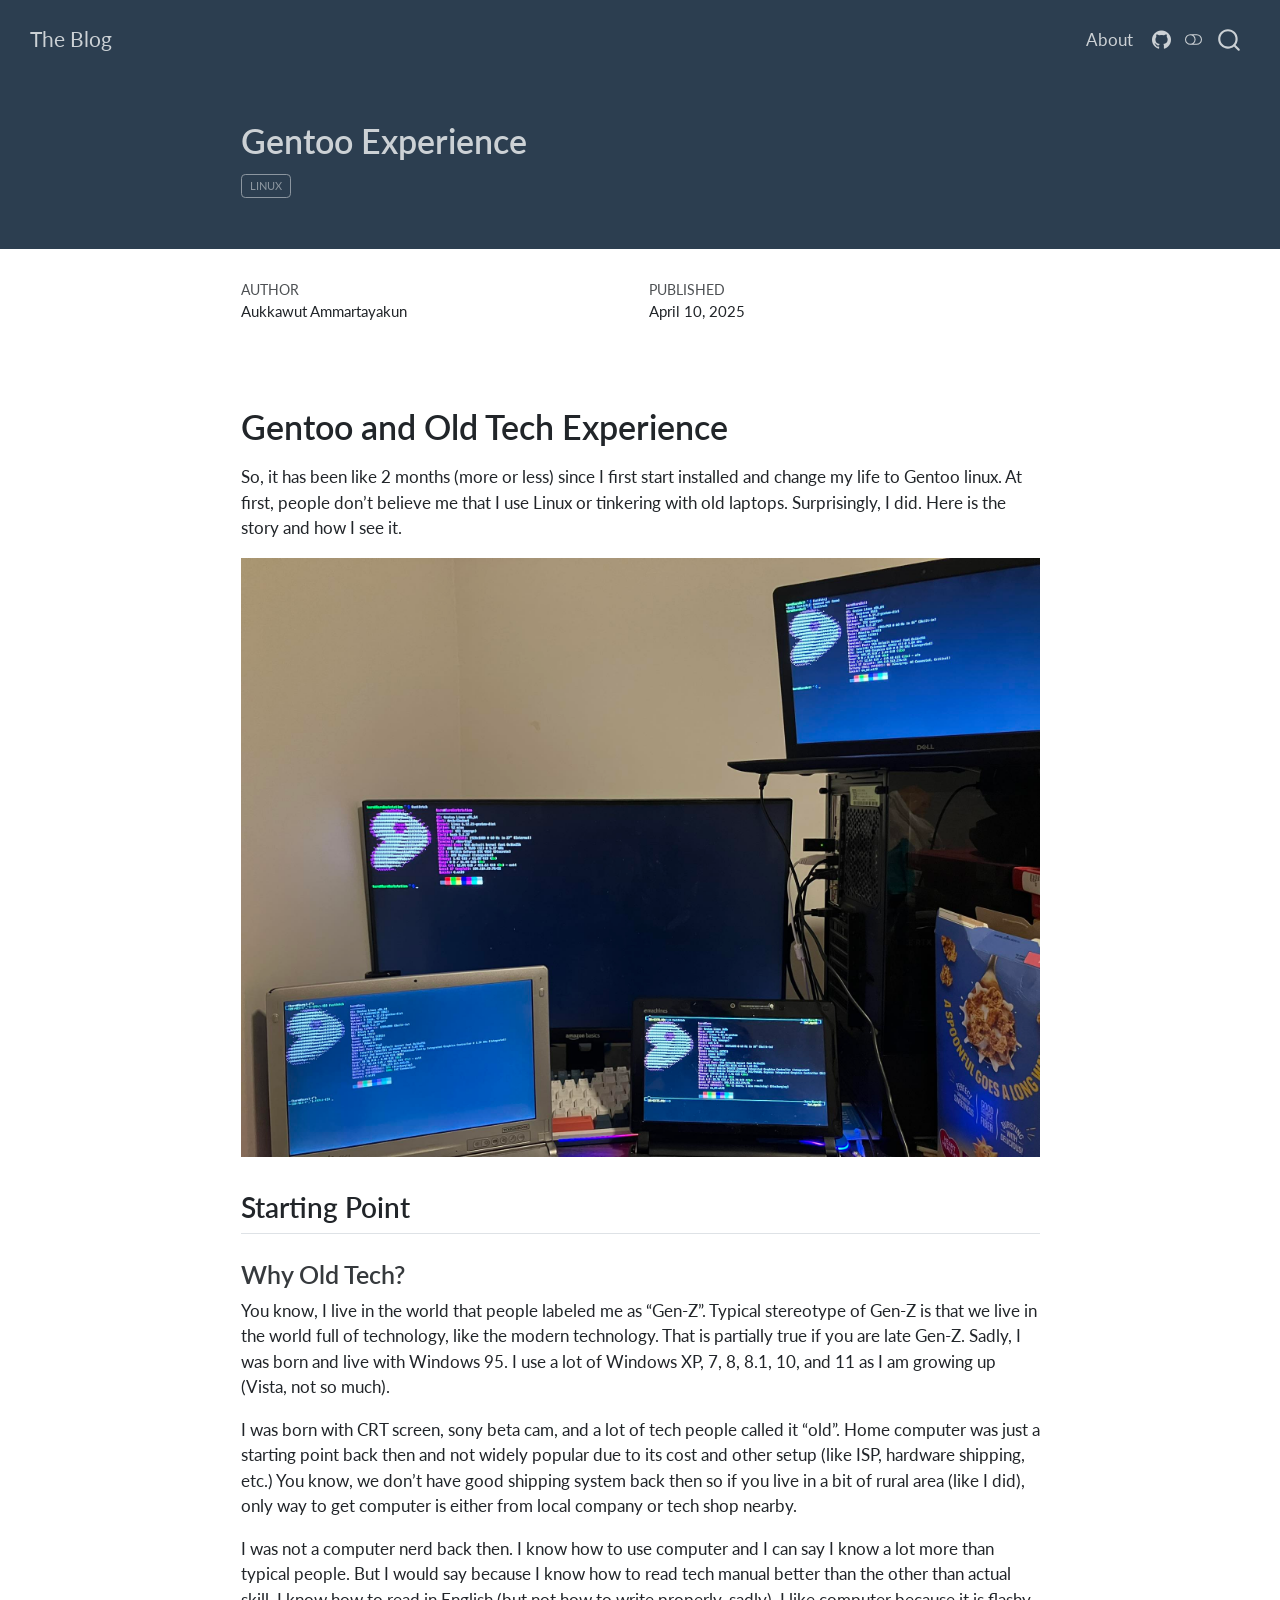
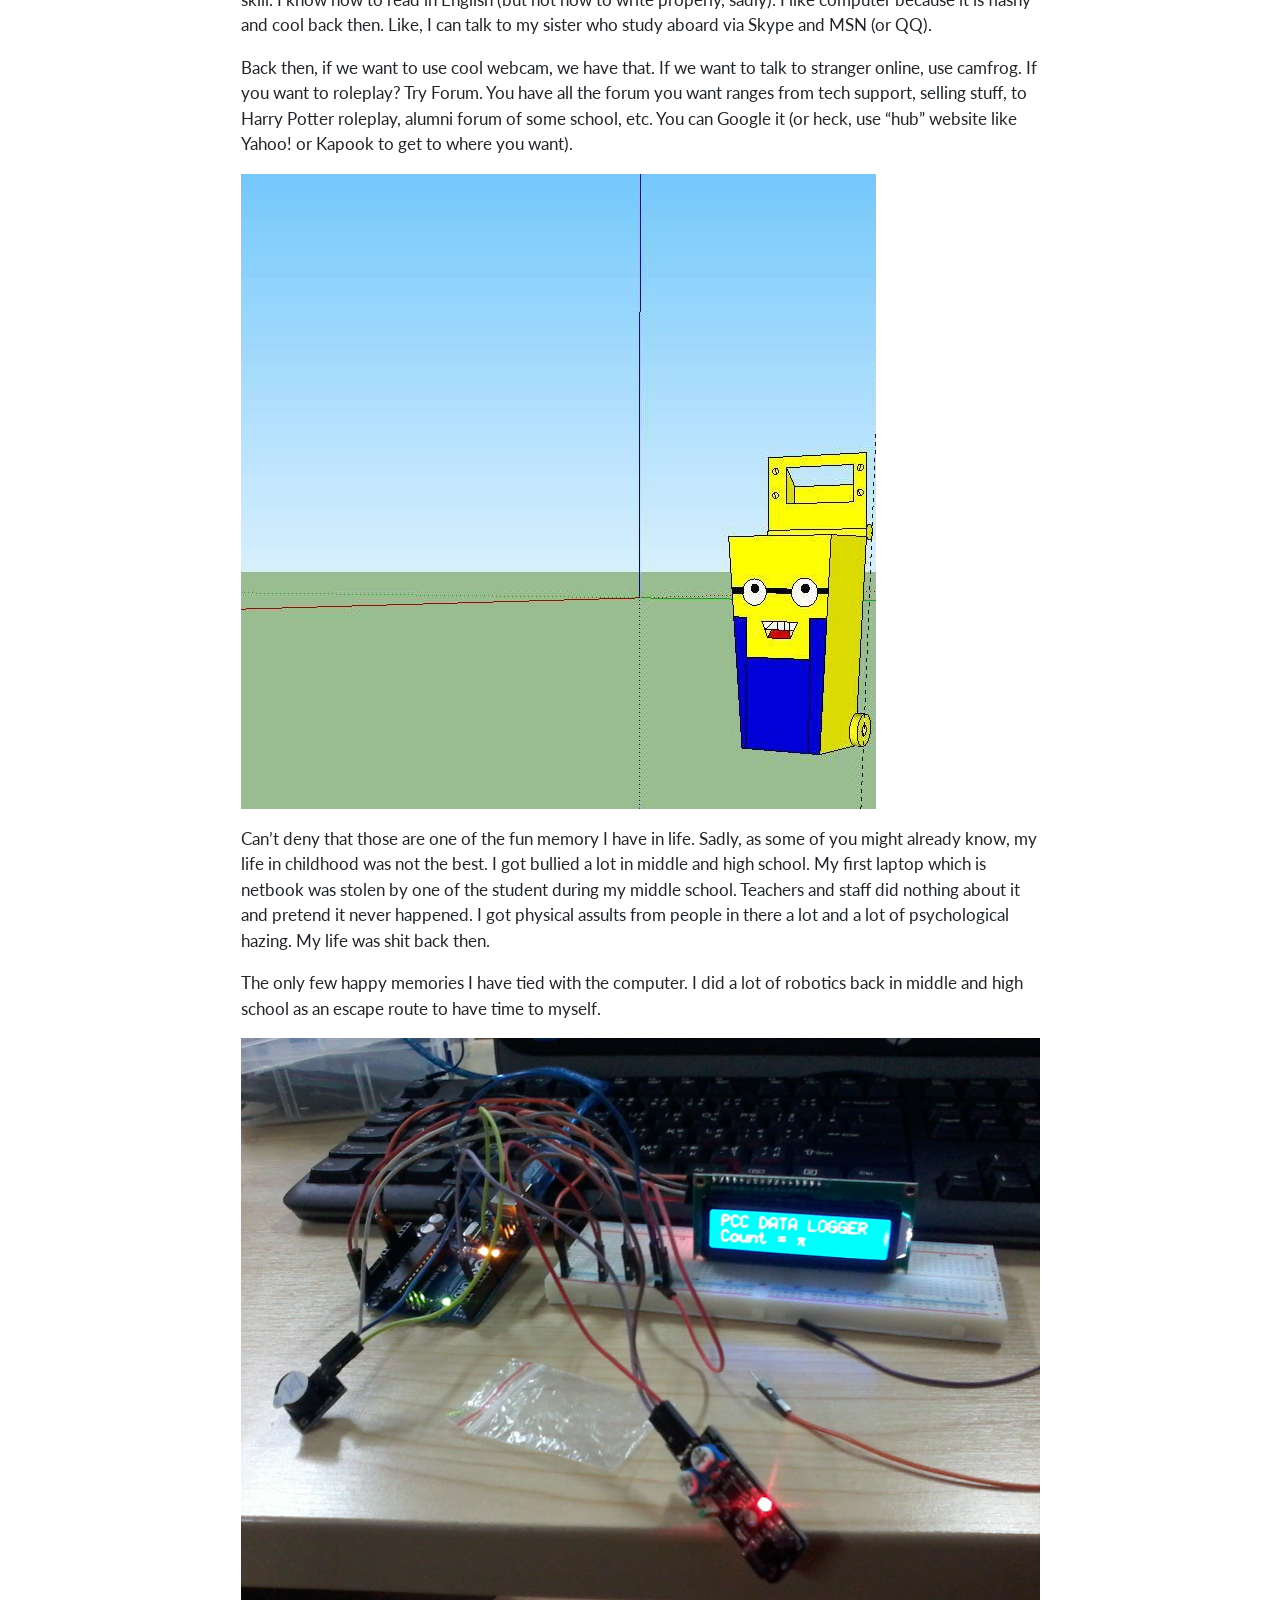
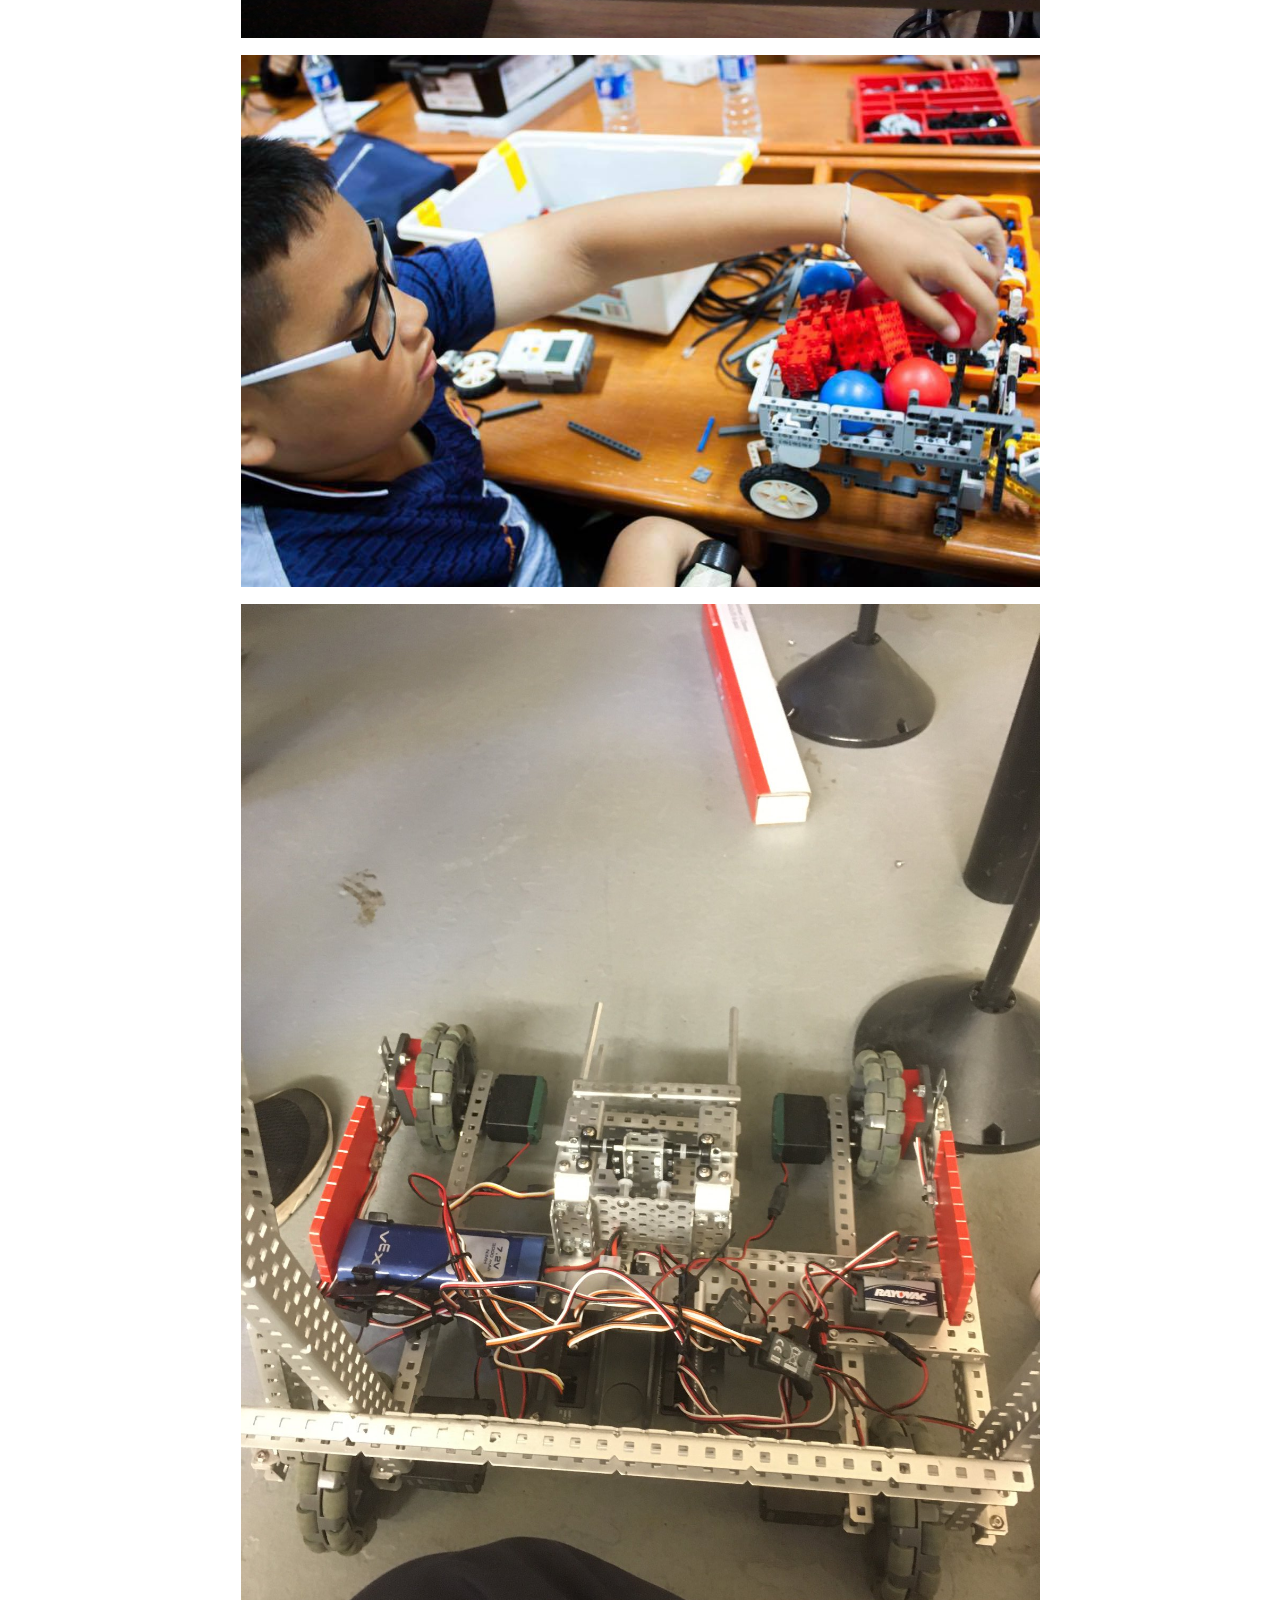
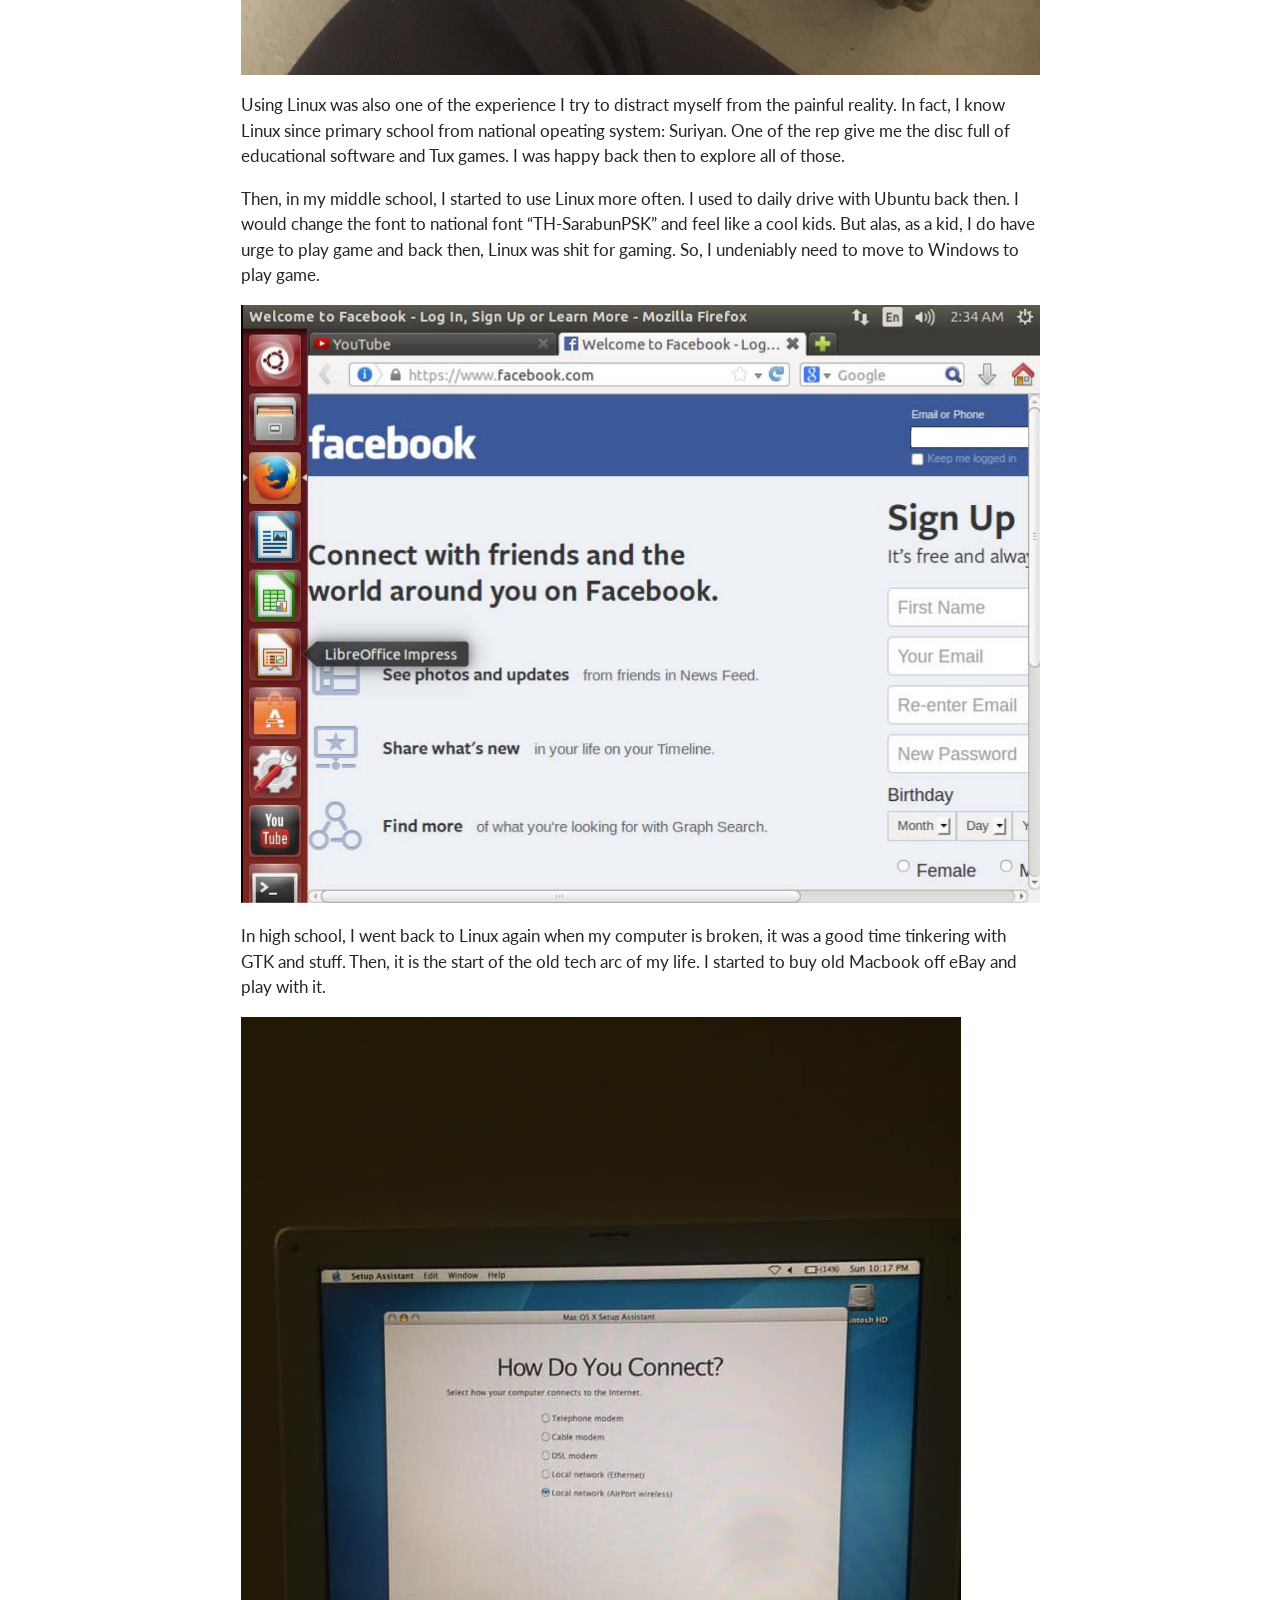
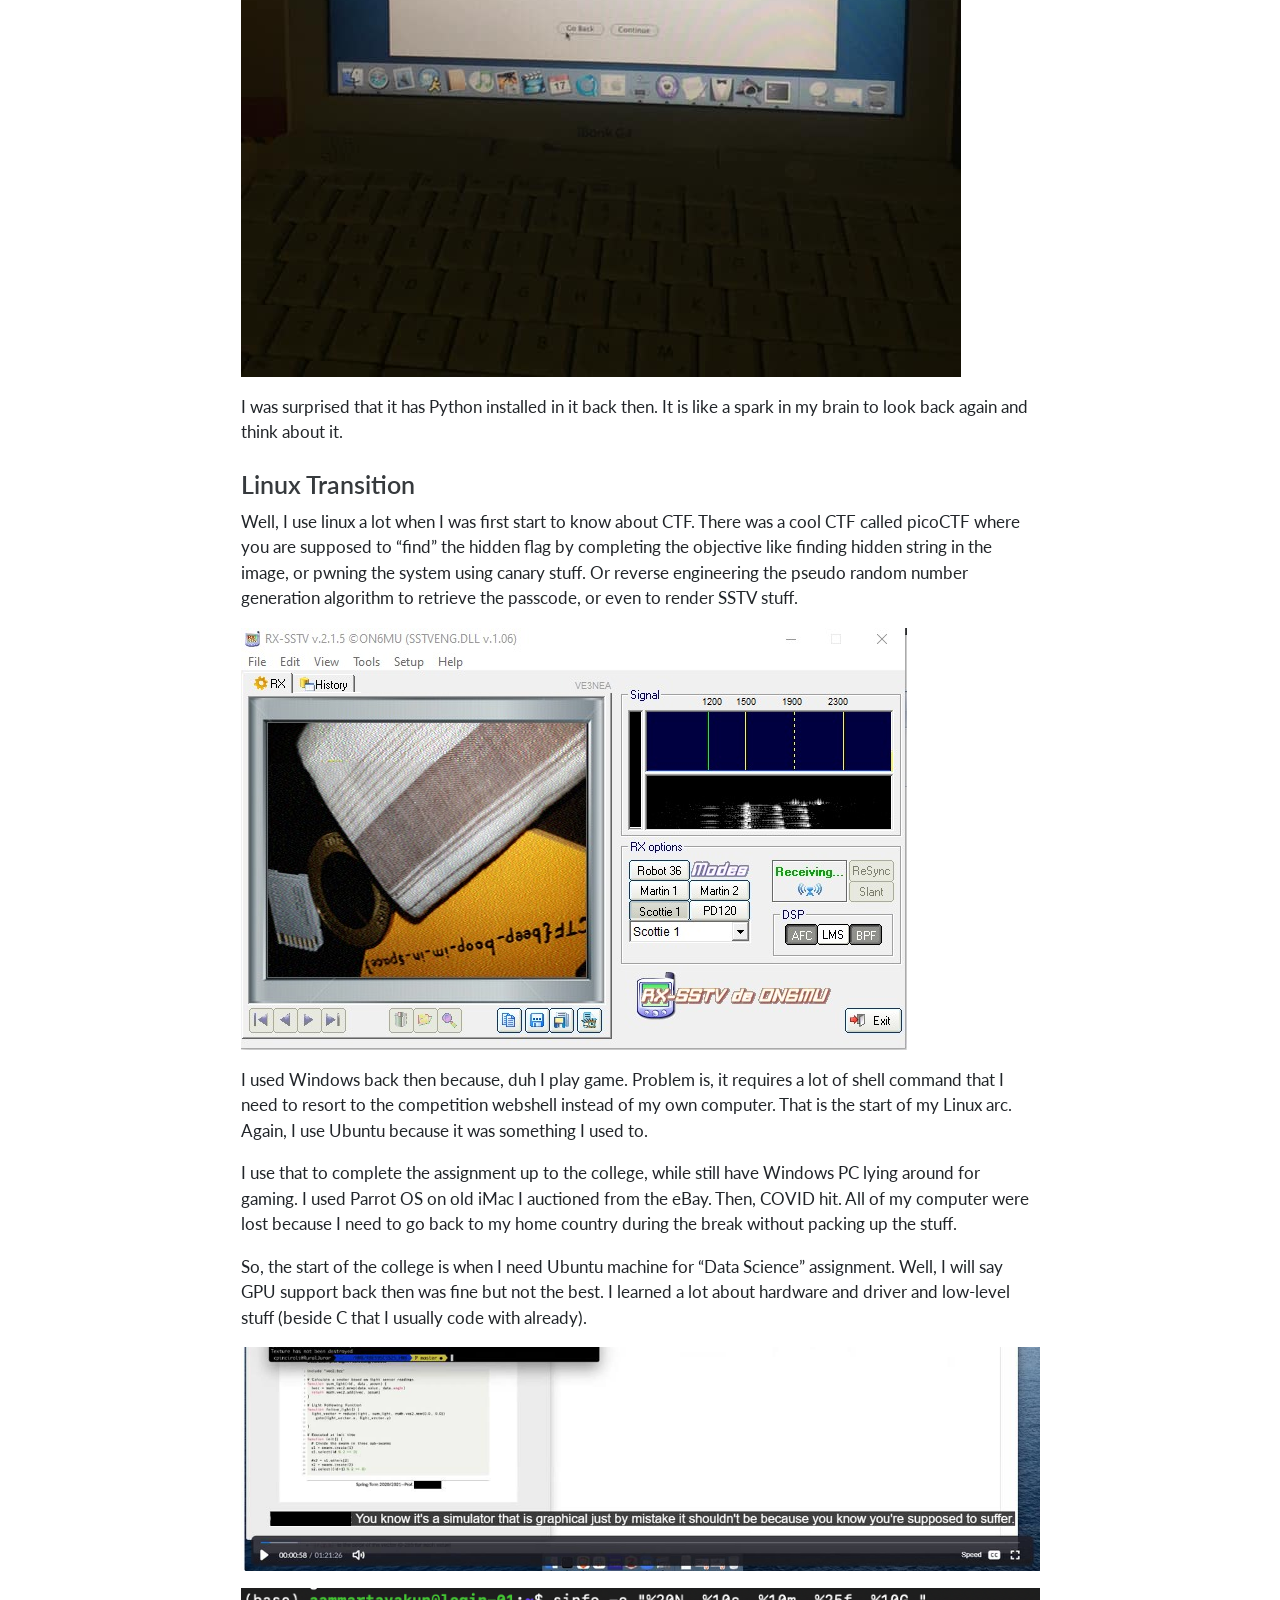
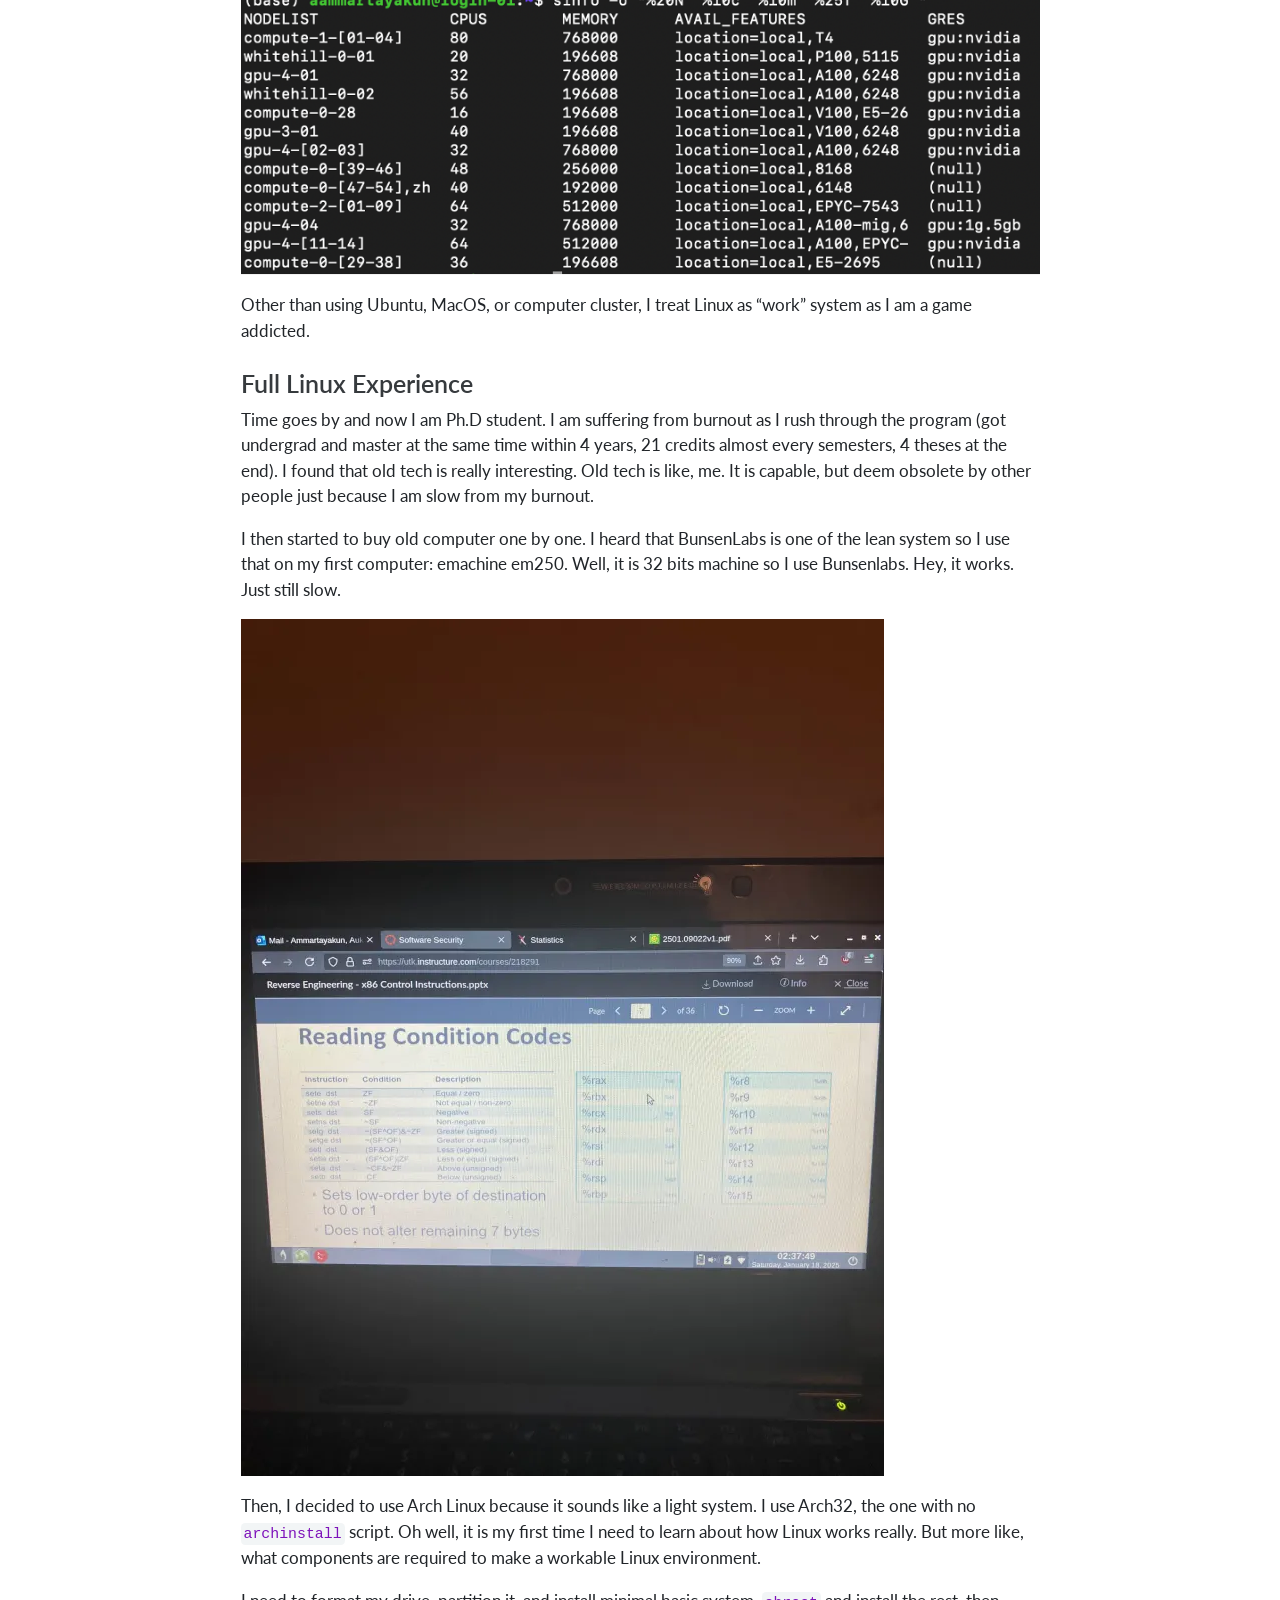
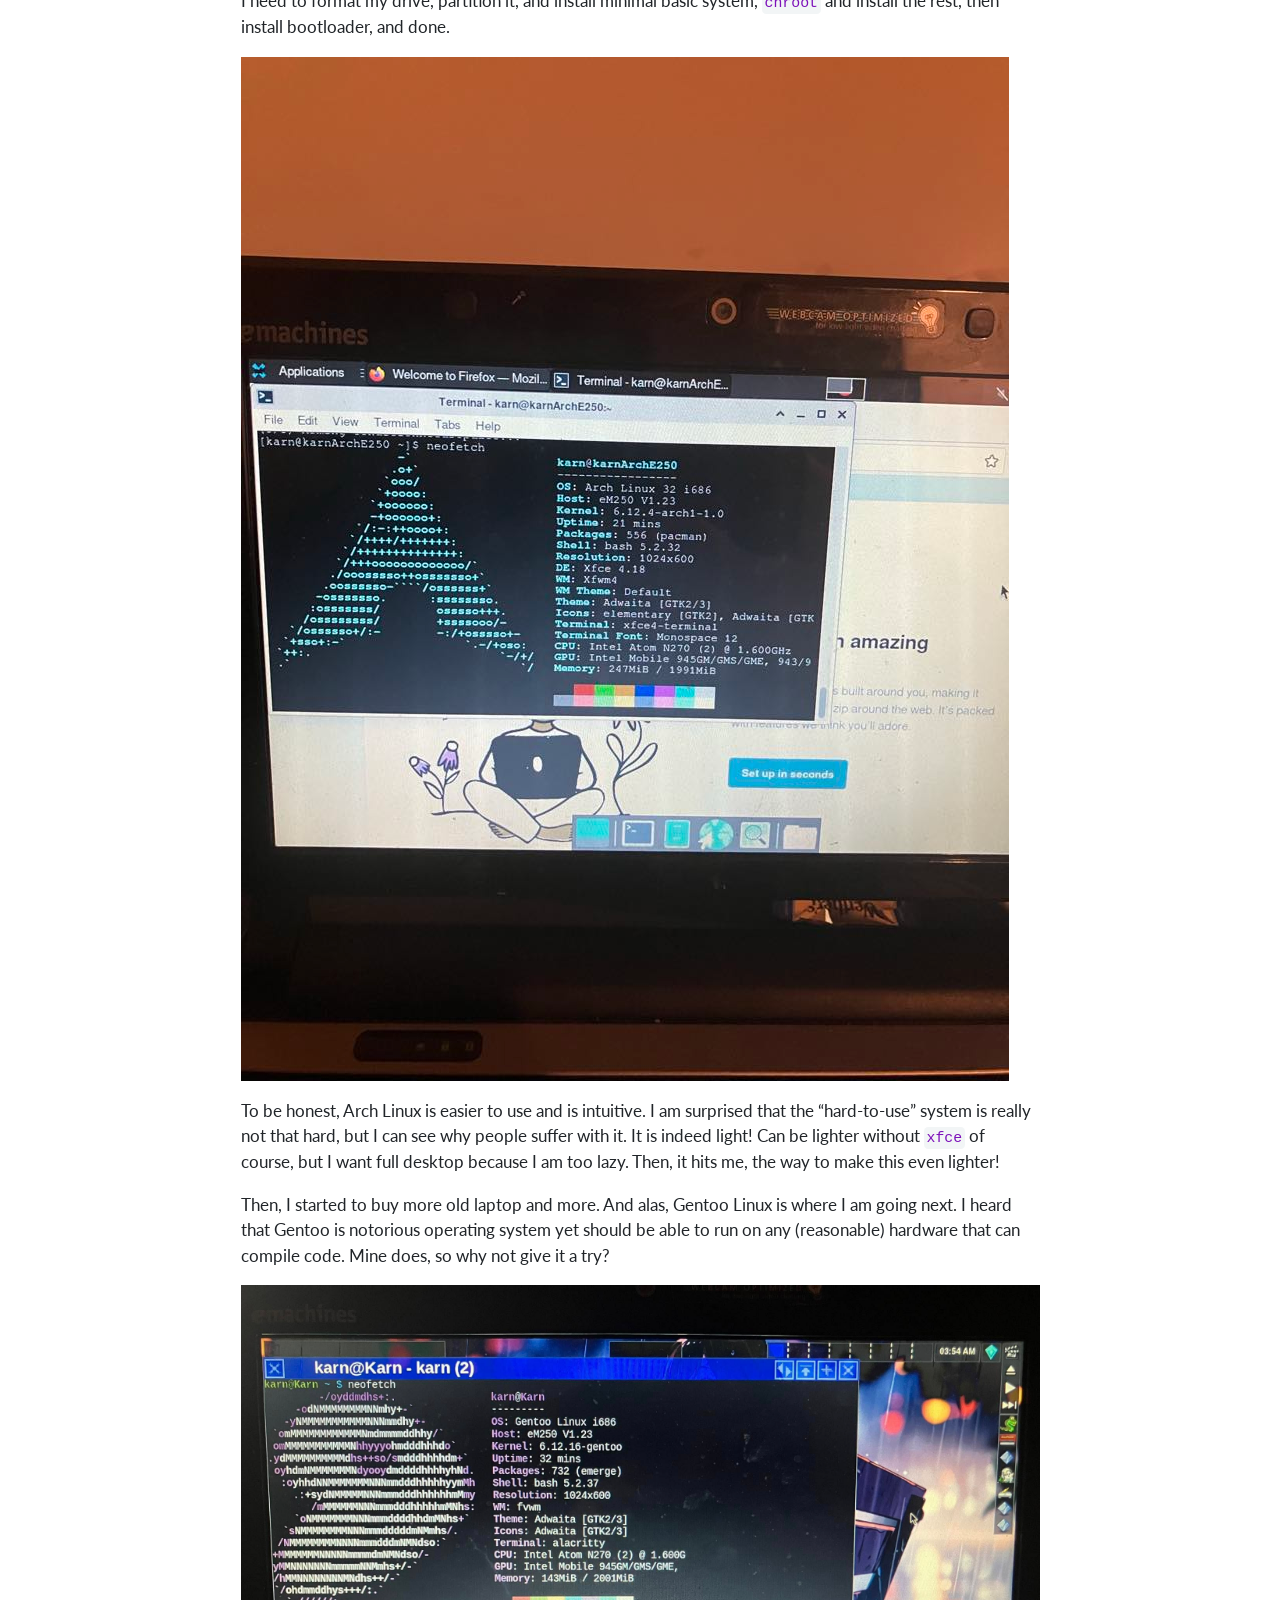
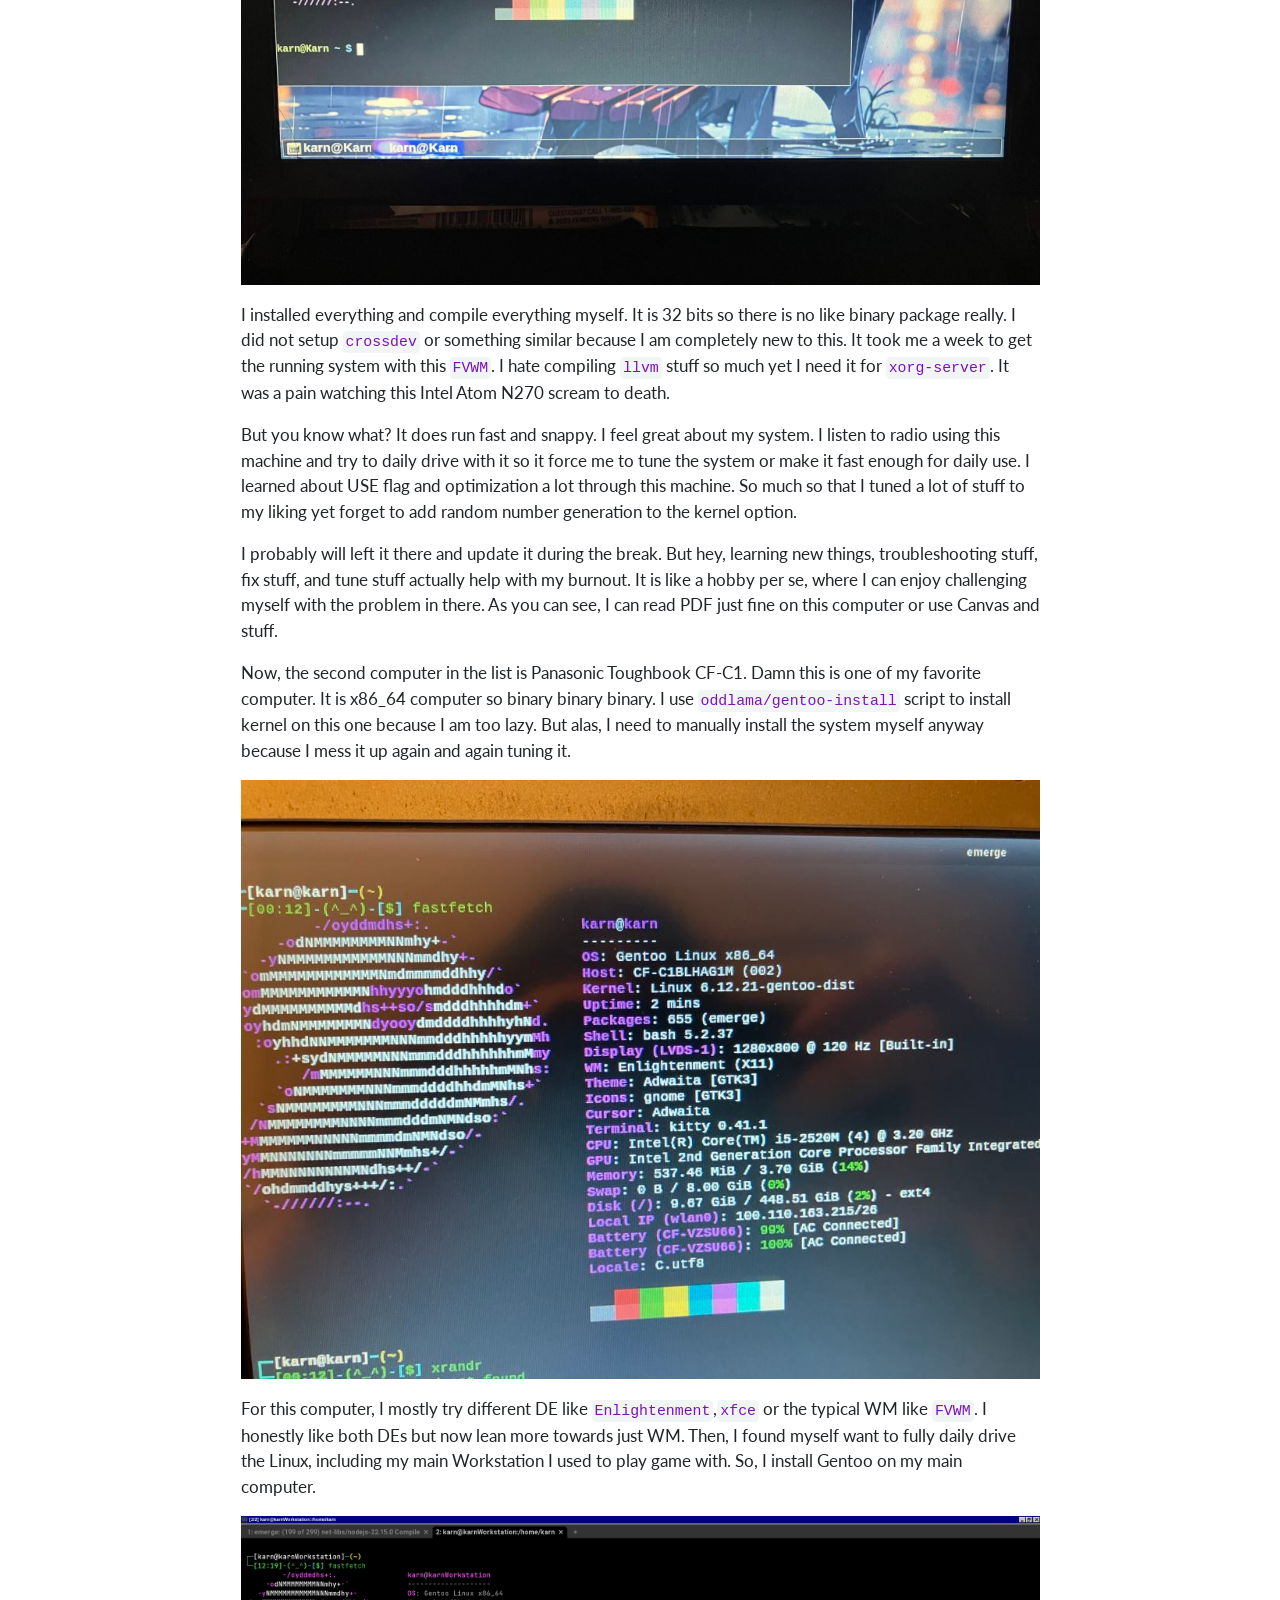
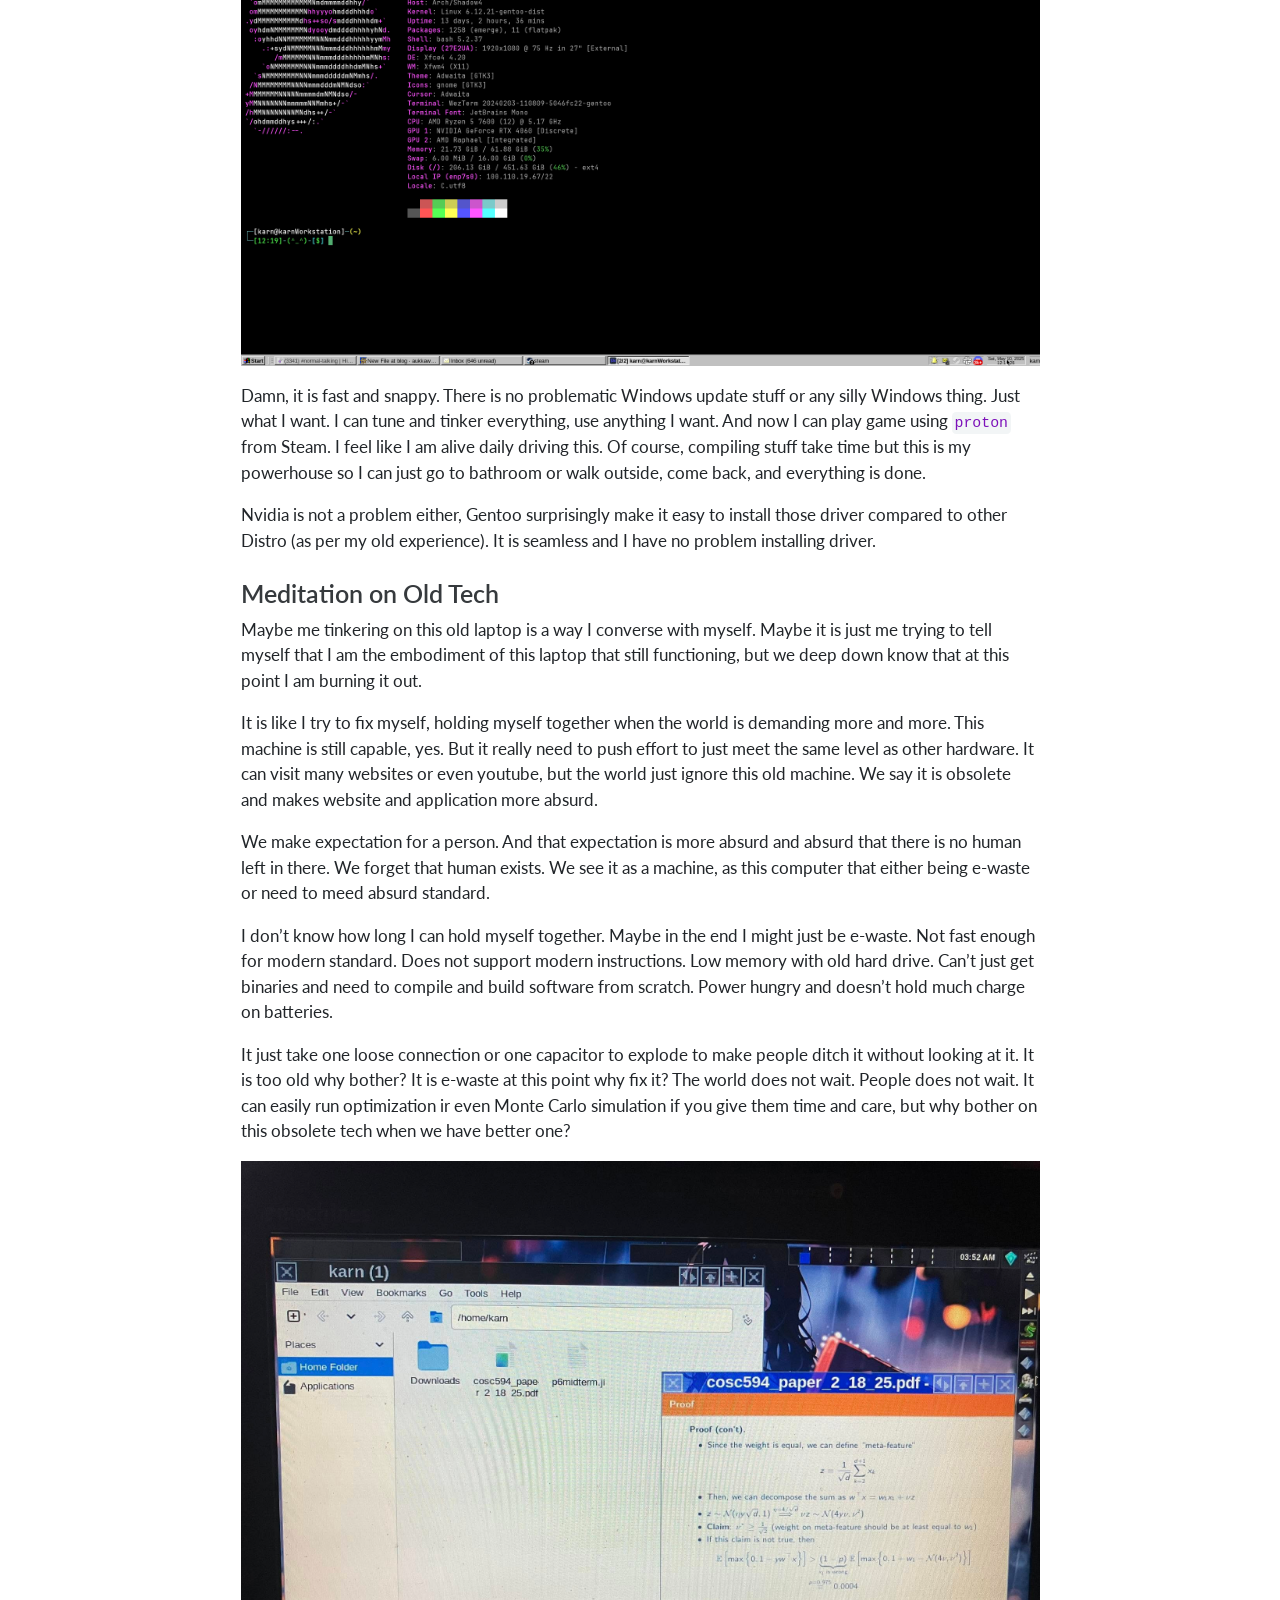
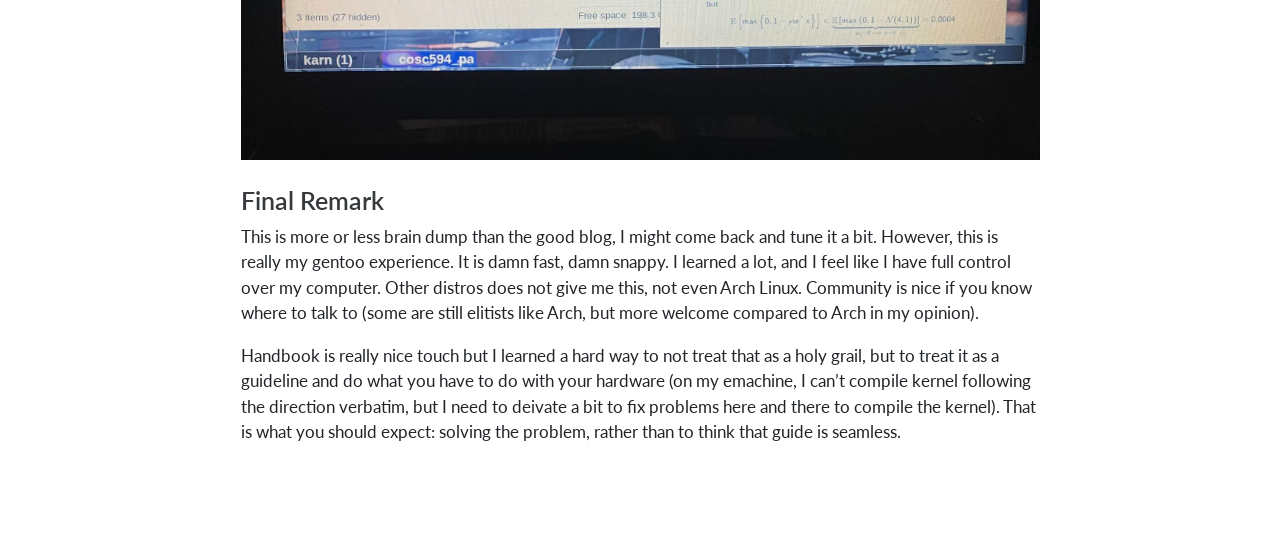
<file: posts/gentoo-experience/index.html>
<!DOCTYPE html>
<html xmlns="http://www.w3.org/1999/xhtml" lang="en" xml:lang="en"><head>

<meta charset="utf-8">
<meta name="generator" content="quarto-1.8.27">

<meta name="viewport" content="width=device-width, initial-scale=1.0, user-scalable=yes">

<meta name="author" content="Aukkawut Ammartayakun">
<meta name="dcterms.date" content="2025-04-10">

<title>Gentoo Experience – The Blog</title>
<style>
code{white-space: pre-wrap;}
span.smallcaps{font-variant: small-caps;}
div.columns{display: flex; gap: min(4vw, 1.5em);}
div.column{flex: auto; overflow-x: auto;}
div.hanging-indent{margin-left: 1.5em; text-indent: -1.5em;}
ul.task-list{list-style: none;}
ul.task-list li input[type="checkbox"] {
  width: 0.8em;
  margin: 0 0.8em 0.2em -1em; /* quarto-specific, see https://github.com/quarto-dev/quarto-cli/issues/4556 */ 
  vertical-align: middle;
}
</style>


<script src="../../site_libs/quarto-nav/quarto-nav.js"></script>
<script src="../../site_libs/quarto-nav/headroom.min.js"></script>
<script src="../../site_libs/clipboard/clipboard.min.js"></script>
<script src="../../site_libs/quarto-search/autocomplete.umd.js"></script>
<script src="../../site_libs/quarto-search/fuse.min.js"></script>
<script src="../../site_libs/quarto-search/quarto-search.js"></script>
<meta name="quarto:offset" content="../../">
<script src="../../site_libs/quarto-html/quarto.js" type="module"></script>
<script src="../../site_libs/quarto-html/tabsets/tabsets.js" type="module"></script>
<script src="../../site_libs/quarto-html/axe/axe-check.js" type="module"></script>
<script src="../../site_libs/quarto-html/popper.min.js"></script>
<script src="../../site_libs/quarto-html/tippy.umd.min.js"></script>
<script src="../../site_libs/quarto-html/anchor.min.js"></script>
<link href="../../site_libs/quarto-html/tippy.css" rel="stylesheet">
<link href="../../site_libs/quarto-html/quarto-syntax-highlighting-ed96de9b727972fe78a7b5d16c58bf87.css" rel="stylesheet" class="quarto-color-scheme" id="quarto-text-highlighting-styles">
<link href="../../site_libs/quarto-html/quarto-syntax-highlighting-dark-4d9afe2b8d18ee9fa5d0d57b5ed4214d.css" rel="stylesheet" class="quarto-color-scheme quarto-color-alternate" id="quarto-text-highlighting-styles">
<link href="../../site_libs/quarto-html/quarto-syntax-highlighting-ed96de9b727972fe78a7b5d16c58bf87.css" rel="stylesheet" class="quarto-color-scheme-extra" id="quarto-text-highlighting-styles">
<script src="../../site_libs/bootstrap/bootstrap.min.js"></script>
<link href="../../site_libs/bootstrap/bootstrap-icons.css" rel="stylesheet">
<link href="../../site_libs/bootstrap/bootstrap-f7458c6418ad82434a7e9bb8a3569bce.min.css" rel="stylesheet" append-hash="true" class="quarto-color-scheme" id="quarto-bootstrap" data-mode="light">
<link href="../../site_libs/bootstrap/bootstrap-dark-97d4593351293c1598c95bdec2eb1bbf.min.css" rel="stylesheet" append-hash="true" class="quarto-color-scheme quarto-color-alternate" id="quarto-bootstrap" data-mode="dark">
<link href="../../site_libs/bootstrap/bootstrap-f7458c6418ad82434a7e9bb8a3569bce.min.css" rel="stylesheet" append-hash="true" class="quarto-color-scheme-extra" id="quarto-bootstrap" data-mode="light">
<script id="quarto-search-options" type="application/json">{
  "location": "navbar",
  "copy-button": false,
  "collapse-after": 3,
  "panel-placement": "end",
  "type": "overlay",
  "limit": 50,
  "keyboard-shortcut": [
    "f",
    "/",
    "s"
  ],
  "show-item-context": false,
  "language": {
    "search-no-results-text": "No results",
    "search-matching-documents-text": "matching documents",
    "search-copy-link-title": "Copy link to search",
    "search-hide-matches-text": "Hide additional matches",
    "search-more-match-text": "more match in this document",
    "search-more-matches-text": "more matches in this document",
    "search-clear-button-title": "Clear",
    "search-text-placeholder": "",
    "search-detached-cancel-button-title": "Cancel",
    "search-submit-button-title": "Submit",
    "search-label": "Search"
  }
}</script>


<link rel="stylesheet" href="../../styles.css">
</head>

<body class="nav-fixed fullcontent quarto-light"><script id="quarto-html-before-body" type="application/javascript">
    const toggleBodyColorMode = (bsSheetEl) => {
      const mode = bsSheetEl.getAttribute("data-mode");
      const bodyEl = window.document.querySelector("body");
      if (mode === "dark") {
        bodyEl.classList.add("quarto-dark");
        bodyEl.classList.remove("quarto-light");
      } else {
        bodyEl.classList.add("quarto-light");
        bodyEl.classList.remove("quarto-dark");
      }
    }
    const toggleBodyColorPrimary = () => {
      const bsSheetEl = window.document.querySelector("link#quarto-bootstrap:not([rel=disabled-stylesheet])");
      if (bsSheetEl) {
        toggleBodyColorMode(bsSheetEl);
      }
    }
    const setColorSchemeToggle = (alternate) => {
      const toggles = window.document.querySelectorAll('.quarto-color-scheme-toggle');
      for (let i=0; i < toggles.length; i++) {
        const toggle = toggles[i];
        if (toggle) {
          if (alternate) {
            toggle.classList.add("alternate");
          } else {
            toggle.classList.remove("alternate");
          }
        }
      }
    };
    const toggleColorMode = (alternate) => {
      // Switch the stylesheets
      const primaryStylesheets = window.document.querySelectorAll('link.quarto-color-scheme:not(.quarto-color-alternate)');
      const alternateStylesheets = window.document.querySelectorAll('link.quarto-color-scheme.quarto-color-alternate');
      manageTransitions('#quarto-margin-sidebar .nav-link', false);
      if (alternate) {
        // note: dark is layered on light, we don't disable primary!
        enableStylesheet(alternateStylesheets);
        for (const sheetNode of alternateStylesheets) {
          if (sheetNode.id === "quarto-bootstrap") {
            toggleBodyColorMode(sheetNode);
          }
        }
      } else {
        disableStylesheet(alternateStylesheets);
        enableStylesheet(primaryStylesheets)
        toggleBodyColorPrimary();
      }
      manageTransitions('#quarto-margin-sidebar .nav-link', true);
      // Switch the toggles
      setColorSchemeToggle(alternate)
      // Hack to workaround the fact that safari doesn't
      // properly recolor the scrollbar when toggling (#1455)
      if (navigator.userAgent.indexOf('Safari') > 0 && navigator.userAgent.indexOf('Chrome') == -1) {
        manageTransitions("body", false);
        window.scrollTo(0, 1);
        setTimeout(() => {
          window.scrollTo(0, 0);
          manageTransitions("body", true);
        }, 40);
      }
    }
    const disableStylesheet = (stylesheets) => {
      for (let i=0; i < stylesheets.length; i++) {
        const stylesheet = stylesheets[i];
        stylesheet.rel = 'disabled-stylesheet';
      }
    }
    const enableStylesheet = (stylesheets) => {
      for (let i=0; i < stylesheets.length; i++) {
        const stylesheet = stylesheets[i];
        if(stylesheet.rel !== 'stylesheet') { // for Chrome, which will still FOUC without this check
          stylesheet.rel = 'stylesheet';
        }
      }
    }
    const manageTransitions = (selector, allowTransitions) => {
      const els = window.document.querySelectorAll(selector);
      for (let i=0; i < els.length; i++) {
        const el = els[i];
        if (allowTransitions) {
          el.classList.remove('notransition');
        } else {
          el.classList.add('notransition');
        }
      }
    }
    const isFileUrl = () => {
      return window.location.protocol === 'file:';
    }
    const hasAlternateSentinel = () => {
      let styleSentinel = getColorSchemeSentinel();
      if (styleSentinel !== null) {
        return styleSentinel === "alternate";
      } else {
        return false;
      }
    }
    const setStyleSentinel = (alternate) => {
      const value = alternate ? "alternate" : "default";
      if (!isFileUrl()) {
        window.localStorage.setItem("quarto-color-scheme", value);
      } else {
        localAlternateSentinel = value;
      }
    }
    const getColorSchemeSentinel = () => {
      if (!isFileUrl()) {
        const storageValue = window.localStorage.getItem("quarto-color-scheme");
        return storageValue != null ? storageValue : localAlternateSentinel;
      } else {
        return localAlternateSentinel;
      }
    }
    const toggleGiscusIfUsed = (isAlternate, darkModeDefault) => {
      const baseTheme = document.querySelector('#giscus-base-theme')?.value ?? 'light';
      const alternateTheme = document.querySelector('#giscus-alt-theme')?.value ?? 'dark';
      let newTheme = '';
      if(authorPrefersDark) {
        newTheme = isAlternate ? baseTheme : alternateTheme;
      } else {
        newTheme = isAlternate ? alternateTheme : baseTheme;
      }
      const changeGiscusTheme = () => {
        // From: https://github.com/giscus/giscus/issues/336
        const sendMessage = (message) => {
          const iframe = document.querySelector('iframe.giscus-frame');
          if (!iframe) return;
          iframe.contentWindow.postMessage({ giscus: message }, 'https://giscus.app');
        }
        sendMessage({
          setConfig: {
            theme: newTheme
          }
        });
      }
      const isGiscussLoaded = window.document.querySelector('iframe.giscus-frame') !== null;
      if (isGiscussLoaded) {
        changeGiscusTheme();
      }
    };
    const authorPrefersDark = false;
    const darkModeDefault = authorPrefersDark;
      document.querySelector('link#quarto-text-highlighting-styles.quarto-color-scheme-extra').rel = 'disabled-stylesheet';
      document.querySelector('link#quarto-bootstrap.quarto-color-scheme-extra').rel = 'disabled-stylesheet';
    let localAlternateSentinel = darkModeDefault ? 'alternate' : 'default';
    // Dark / light mode switch
    window.quartoToggleColorScheme = () => {
      // Read the current dark / light value
      let toAlternate = !hasAlternateSentinel();
      toggleColorMode(toAlternate);
      setStyleSentinel(toAlternate);
      toggleGiscusIfUsed(toAlternate, darkModeDefault);
      window.dispatchEvent(new Event('resize'));
    };
    // Switch to dark mode if need be
    if (hasAlternateSentinel()) {
      toggleColorMode(true);
    } else {
      toggleColorMode(false);
    }
  </script>

<div id="quarto-search-results"></div>
  <header id="quarto-header" class="headroom fixed-top quarto-banner">
    <nav class="navbar navbar-expand-lg " data-bs-theme="dark">
      <div class="navbar-container container-fluid">
      <div class="navbar-brand-container mx-auto">
    <a class="navbar-brand" href="../../index.html">
    <span class="navbar-title">The Blog</span>
    </a>
  </div>
            <div id="quarto-search" class="" title="Search"></div>
          <button class="navbar-toggler" type="button" data-bs-toggle="collapse" data-bs-target="#navbarCollapse" aria-controls="navbarCollapse" role="menu" aria-expanded="false" aria-label="Toggle navigation" onclick="if (window.quartoToggleHeadroom) { window.quartoToggleHeadroom(); }">
  <span class="navbar-toggler-icon"></span>
</button>
          <div class="collapse navbar-collapse" id="navbarCollapse">
            <ul class="navbar-nav navbar-nav-scroll ms-auto">
  <li class="nav-item">
    <a class="nav-link" href="../../about.html"> 
<span class="menu-text">About</span></a>
  </li>  
  <li class="nav-item compact">
    <a class="nav-link" href="https://github.com/aukkawut"> <i class="bi bi-github" role="img">
</i> 
<span class="menu-text"></span></a>
  </li>  
</ul>
          </div> <!-- /navcollapse -->
            <div class="quarto-navbar-tools">
  <a href="" class="quarto-color-scheme-toggle quarto-navigation-tool  px-1" onclick="window.quartoToggleColorScheme(); return false;" title="Toggle dark mode"><i class="bi"></i></a>
</div>
      </div> <!-- /container-fluid -->
    </nav>
</header>
<!-- content -->
<header id="title-block-header" class="quarto-title-block default page-columns page-full">
  <div class="quarto-title-banner page-columns page-full">
    <div class="quarto-title column-body">
      <h1 class="title">Gentoo Experience</h1>
                                <div class="quarto-categories">
                <div class="quarto-category">linux</div>
              </div>
                  </div>
  </div>
    
  
  <div class="quarto-title-meta">

      <div>
      <div class="quarto-title-meta-heading">Author</div>
      <div class="quarto-title-meta-contents">
               <p>Aukkawut Ammartayakun </p>
            </div>
    </div>
      
      <div>
      <div class="quarto-title-meta-heading">Published</div>
      <div class="quarto-title-meta-contents">
        <p class="date">April 10, 2025</p>
      </div>
    </div>
    
      
    </div>
    
  
  </header><div id="quarto-content" class="quarto-container page-columns page-rows-contents page-layout-article page-navbar">
<!-- sidebar -->
<!-- margin-sidebar -->
    
<!-- main -->
<main class="content quarto-banner-title-block" id="quarto-document-content">






<section id="gentoo-and-old-tech-experience" class="level1">
<h1>Gentoo and Old Tech Experience</h1>
<p>So, it has been like 2 months (more or less) since I first start installed and change my life to Gentoo linux. At first, people don’t believe me that I use Linux or tinkering with old laptops. Surprisingly, I did. Here is the story and how I see it.</p>
<p><img src="allpc.png" class="img-fluid"></p>
<section id="starting-point" class="level2">
<h2 class="anchored" data-anchor-id="starting-point">Starting Point</h2>
<section id="why-old-tech" class="level3">
<h3 class="anchored" data-anchor-id="why-old-tech">Why Old Tech?</h3>
<p>You know, I live in the world that people labeled me as “Gen-Z”. Typical stereotype of Gen-Z is that we live in the world full of technology, like the modern technology. That is partially true if you are late Gen-Z. Sadly, I was born and live with Windows 95. I use a lot of Windows XP, 7, 8, 8.1, 10, and 11 as I am growing up (Vista, not so much).</p>
<p>I was born with CRT screen, sony beta cam, and a lot of tech people called it “old”. Home computer was just a starting point back then and not widely popular due to its cost and other setup (like ISP, hardware shipping, etc.) You know, we don’t have good shipping system back then so if you live in a bit of rural area (like I did), only way to get computer is either from local company or tech shop nearby.</p>
<p>I was not a computer nerd back then. I know how to use computer and I can say I know a lot more than typical people. But I would say because I know how to read tech manual better than the other than actual skill. I know how to read in English (but not how to write properly, sadly). I like computer because it is flashy and cool back then. Like, I can talk to my sister who study aboard via Skype and MSN (or QQ).</p>
<p>Back then, if we want to use cool webcam, we have that. If we want to talk to stranger online, use camfrog. If you want to roleplay? Try Forum. You have all the forum you want ranges from tech support, selling stuff, to Harry Potter roleplay, alumni forum of some school, etc. You can Google it (or heck, use “hub” website like Yahoo! or Kapook to get to where you want).</p>
<p><img src="sketchup.png" class="img-fluid"></p>
<p>Can’t deny that those are one of the fun memory I have in life. Sadly, as some of you might already know, my life in childhood was not the best. I got bullied a lot in middle and high school. My first laptop which is netbook was stolen by one of the student during my middle school. Teachers and staff did nothing about it and pretend it never happened. I got physical assults from people in there a lot and a lot of psychological hazing. My life was shit back then.</p>
<p>The only few happy memories I have tied with the computer. I did a lot of robotics back in middle and high school as an escape route to have time to myself.</p>
<p><img src="arduino.png" class="img-fluid"></p>
<p><img src="robot1.png" class="img-fluid"></p>
<p><img src="robot2.png" class="img-fluid"></p>
<p>Using Linux was also one of the experience I try to distract myself from the painful reality. In fact, I know Linux since primary school from national opeating system: Suriyan. One of the rep give me the disc full of educational software and Tux games. I was happy back then to explore all of those.</p>
<p>Then, in my middle school, I started to use Linux more often. I used to daily drive with Ubuntu back then. I would change the font to national font “TH-SarabunPSK” and feel like a cool kids. But alas, as a kid, I do have urge to play game and back then, Linux was shit for gaming. So, I undeniably need to move to Windows to play game.</p>
<p><img src="ubuntu.png" class="img-fluid"></p>
<p>In high school, I went back to Linux again when my computer is broken, it was a good time tinkering with GTK and stuff. Then, it is the start of the old tech arc of my life. I started to buy old Macbook off eBay and play with it.</p>
<p><img src="ibookg4.png" class="img-fluid"></p>
<p>I was surprised that it has Python installed in it back then. It is like a spark in my brain to look back again and think about it.</p>
</section>
<section id="linux-transition" class="level3">
<h3 class="anchored" data-anchor-id="linux-transition">Linux Transition</h3>
<p>Well, I use linux a lot when I was first start to know about CTF. There was a cool CTF called picoCTF where you are supposed to “find” the hidden flag by completing the objective like finding hidden string in the image, or pwning the system using canary stuff. Or reverse engineering the pseudo random number generation algorithm to retrieve the passcode, or even to render SSTV stuff.</p>
<p><img src="sstv.png" class="img-fluid"></p>
<p>I used Windows back then because, duh I play game. Problem is, it requires a lot of shell command that I need to resort to the competition webshell instead of my own computer. That is the start of my Linux arc. Again, I use Ubuntu because it was something I used to.</p>
<p>I use that to complete the assignment up to the college, while still have Windows PC lying around for gaming. I used Parrot OS on old iMac I auctioned from the eBay. Then, COVID hit. All of my computer were lost because I need to go back to my home country during the break without packing up the stuff.</p>
<p>So, the start of the college is when I need Ubuntu machine for “Data Science” assignment. Well, I will say GPU support back then was fine but not the best. I learned a lot about hardware and driver and low-level stuff (beside C that I usually code with already).</p>
<p><img src="swarm.png" class="img-fluid"></p>
<p><img src="cluster.png" class="img-fluid"></p>
<p>Other than using Ubuntu, MacOS, or computer cluster, I treat Linux as “work” system as I am a game addicted.</p>
</section>
<section id="full-linux-experience" class="level3">
<h3 class="anchored" data-anchor-id="full-linux-experience">Full Linux Experience</h3>
<p>Time goes by and now I am Ph.D student. I am suffering from burnout as I rush through the program (got undergrad and master at the same time within 4 years, 21 credits almost every semesters, 4 theses at the end). I found that old tech is really interesting. Old tech is like, me. It is capable, but deem obsolete by other people just because I am slow from my burnout.</p>
<p>I then started to buy old computer one by one. I heard that BunsenLabs is one of the lean system so I use that on my first computer: emachine em250. Well, it is 32 bits machine so I use Bunsenlabs. Hey, it works. Just still slow.</p>
<p><img src="canvas.png" class="img-fluid"></p>
<p>Then, I decided to use Arch Linux because it sounds like a light system. I use Arch32, the one with no <code>archinstall</code> script. Oh well, it is my first time I need to learn about how Linux works really. But more like, what components are required to make a workable Linux environment.</p>
<p>I need to format my drive, partition it, and install minimal basic system, <code>chroot</code> and install the rest, then install bootloader, and done.</p>
<p><img src="arch.png" class="img-fluid"></p>
<p>To be honest, Arch Linux is easier to use and is intuitive. I am surprised that the “hard-to-use” system is really not that hard, but I can see why people suffer with it. It is indeed light! Can be lighter without <code>xfce</code> of course, but I want full desktop because I am too lazy. Then, it hits me, the way to make this even lighter!</p>
<p>Then, I started to buy more old laptop and more. And alas, Gentoo Linux is where I am going next. I heard that Gentoo is notorious operating system yet should be able to run on any (reasonable) hardware that can compile code. Mine does, so why not give it a try?</p>
<p><img src="gentoo1.png" class="img-fluid"></p>
<p>I installed everything and compile everything myself. It is 32 bits so there is no like binary package really. I did not setup <code>crossdev</code> or something similar because I am completely new to this. It took me a week to get the running system with this <code>FVWM</code>. I hate compiling <code>llvm</code> stuff so much yet I need it for <code>xorg-server</code>. It was a pain watching this Intel Atom N270 scream to death.</p>
<p>But you know what? It does run fast and snappy. I feel great about my system. I listen to radio using this machine and try to daily drive with it so it force me to tune the system or make it fast enough for daily use. I learned about USE flag and optimization a lot through this machine. So much so that I tuned a lot of stuff to my liking yet forget to add random number generation to the kernel option.</p>
<p>I probably will left it there and update it during the break. But hey, learning new things, troubleshooting stuff, fix stuff, and tune stuff actually help with my burnout. It is like a hobby per se, where I can enjoy challenging myself with the problem in there. As you can see, I can read PDF just fine on this computer or use Canvas and stuff.</p>
<p>Now, the second computer in the list is Panasonic Toughbook CF-C1. Damn this is one of my favorite computer. It is x86_64 computer so binary binary binary. I use <code>oddlama/gentoo-install</code> script to install kernel on this one because I am too lazy. But alas, I need to manually install the system myself anyway because I mess it up again and again tuning it.</p>
<p><img src="gentoo2.png" class="img-fluid"></p>
<p>For this computer, I mostly try different DE like <code>Enlightenment</code>,<code>xfce</code> or the typical WM like <code>FVWM</code>. I honestly like both DEs but now lean more towards just WM. Then, I found myself want to fully daily drive the Linux, including my main Workstation I used to play game with. So, I install Gentoo on my main computer.</p>
<p><img src="gentoo3.png" class="img-fluid"></p>
<p>Damn, it is fast and snappy. There is no problematic Windows update stuff or any silly Windows thing. Just what I want. I can tune and tinker everything, use anything I want. And now I can play game using <code>proton</code> from Steam. I feel like I am alive daily driving this. Of course, compiling stuff take time but this is my powerhouse so I can just go to bathroom or walk outside, come back, and everything is done.</p>
<p>Nvidia is not a problem either, Gentoo surprisingly make it easy to install those driver compared to other Distro (as per my old experience). It is seamless and I have no problem installing driver.</p>
</section>
<section id="meditation-on-old-tech" class="level3">
<h3 class="anchored" data-anchor-id="meditation-on-old-tech">Meditation on Old Tech</h3>
<p>Maybe me tinkering on this old laptop is a way I converse with myself. Maybe it is just me trying to tell myself that I am the embodiment of this laptop that still functioning, but we deep down know that at this point I am burning it out.</p>
<p>It is like I try to fix myself, holding myself together when the world is demanding more and more. This machine is still capable, yes. But it really need to push effort to just meet the same level as other hardware. It can visit many websites or even youtube, but the world just ignore this old machine. We say it is obsolete and makes website and application more absurd.</p>
<p>We make expectation for a person. And that expectation is more absurd and absurd that there is no human left in there. We forget that human exists. We see it as a machine, as this computer that either being e-waste or need to meed absurd standard.</p>
<p>I don’t know how long I can hold myself together. Maybe in the end I might just be e-waste. Not fast enough for modern standard. Does not support modern instructions. Low memory with old hard drive. Can’t just get binaries and need to compile and build software from scratch. Power hungry and doesn’t hold much charge on batteries.</p>
<p>It just take one loose connection or one capacitor to explode to make people ditch it without looking at it. It is too old why bother? It is e-waste at this point why fix it? The world does not wait. People does not wait. It can easily run optimization ir even Monte Carlo simulation if you give them time and care, but why bother on this obsolete tech when we have better one?</p>
<p><img src="gentoo4.png" class="img-fluid"></p>
</section>
<section id="final-remark" class="level3">
<h3 class="anchored" data-anchor-id="final-remark">Final Remark</h3>
<p>This is more or less brain dump than the good blog, I might come back and tune it a bit. However, this is really my gentoo experience. It is damn fast, damn snappy. I learned a lot, and I feel like I have full control over my computer. Other distros does not give me this, not even Arch Linux. Community is nice if you know where to talk to (some are still elitists like Arch, but more welcome compared to Arch in my opinion).</p>
<p>Handbook is really nice touch but I learned a hard way to not treat that as a holy grail, but to treat it as a guideline and do what you have to do with your hardware (on my emachine, I can’t compile kernel following the direction verbatim, but I need to deivate a bit to fix problems here and there to compile the kernel). That is what you should expect: solving the problem, rather than to think that guide is seamless.</p>


</section>
</section>
</section>

</main> <!-- /main -->
<script id="quarto-html-after-body" type="application/javascript">
  window.document.addEventListener("DOMContentLoaded", function (event) {
    // Ensure there is a toggle, if there isn't float one in the top right
    if (window.document.querySelector('.quarto-color-scheme-toggle') === null) {
      const a = window.document.createElement('a');
      a.classList.add('top-right');
      a.classList.add('quarto-color-scheme-toggle');
      a.href = "";
      a.onclick = function() { try { window.quartoToggleColorScheme(); } catch {} return false; };
      const i = window.document.createElement("i");
      i.classList.add('bi');
      a.appendChild(i);
      window.document.body.appendChild(a);
    }
    setColorSchemeToggle(hasAlternateSentinel())
    const icon = "";
    const anchorJS = new window.AnchorJS();
    anchorJS.options = {
      placement: 'right',
      icon: icon
    };
    anchorJS.add('.anchored');
    const isCodeAnnotation = (el) => {
      for (const clz of el.classList) {
        if (clz.startsWith('code-annotation-')) {                     
          return true;
        }
      }
      return false;
    }
    const onCopySuccess = function(e) {
      // button target
      const button = e.trigger;
      // don't keep focus
      button.blur();
      // flash "checked"
      button.classList.add('code-copy-button-checked');
      var currentTitle = button.getAttribute("title");
      button.setAttribute("title", "Copied!");
      let tooltip;
      if (window.bootstrap) {
        button.setAttribute("data-bs-toggle", "tooltip");
        button.setAttribute("data-bs-placement", "left");
        button.setAttribute("data-bs-title", "Copied!");
        tooltip = new bootstrap.Tooltip(button, 
          { trigger: "manual", 
            customClass: "code-copy-button-tooltip",
            offset: [0, -8]});
        tooltip.show();    
      }
      setTimeout(function() {
        if (tooltip) {
          tooltip.hide();
          button.removeAttribute("data-bs-title");
          button.removeAttribute("data-bs-toggle");
          button.removeAttribute("data-bs-placement");
        }
        button.setAttribute("title", currentTitle);
        button.classList.remove('code-copy-button-checked');
      }, 1000);
      // clear code selection
      e.clearSelection();
    }
    const getTextToCopy = function(trigger) {
      const outerScaffold = trigger.parentElement.cloneNode(true);
      const codeEl = outerScaffold.querySelector('code');
      for (const childEl of codeEl.children) {
        if (isCodeAnnotation(childEl)) {
          childEl.remove();
        }
      }
      return codeEl.innerText;
    }
    const clipboard = new window.ClipboardJS('.code-copy-button:not([data-in-quarto-modal])', {
      text: getTextToCopy
    });
    clipboard.on('success', onCopySuccess);
    if (window.document.getElementById('quarto-embedded-source-code-modal')) {
      const clipboardModal = new window.ClipboardJS('.code-copy-button[data-in-quarto-modal]', {
        text: getTextToCopy,
        container: window.document.getElementById('quarto-embedded-source-code-modal')
      });
      clipboardModal.on('success', onCopySuccess);
    }
      var localhostRegex = new RegExp(/^(?:http|https):\/\/localhost\:?[0-9]*\//);
      var mailtoRegex = new RegExp(/^mailto:/);
        var filterRegex = new RegExp("https:\/\/aukkawut\.github\.io\/blogs");
      var isInternal = (href) => {
          return filterRegex.test(href) || localhostRegex.test(href) || mailtoRegex.test(href);
      }
      // Inspect non-navigation links and adorn them if external
     var links = window.document.querySelectorAll('a[href]:not(.nav-link):not(.navbar-brand):not(.toc-action):not(.sidebar-link):not(.sidebar-item-toggle):not(.pagination-link):not(.no-external):not([aria-hidden]):not(.dropdown-item):not(.quarto-navigation-tool):not(.about-link)');
      for (var i=0; i<links.length; i++) {
        const link = links[i];
        if (!isInternal(link.href)) {
          // undo the damage that might have been done by quarto-nav.js in the case of
          // links that we want to consider external
          if (link.dataset.originalHref !== undefined) {
            link.href = link.dataset.originalHref;
          }
        }
      }
    function tippyHover(el, contentFn, onTriggerFn, onUntriggerFn) {
      const config = {
        allowHTML: true,
        maxWidth: 500,
        delay: 100,
        arrow: false,
        appendTo: function(el) {
            return el.parentElement;
        },
        interactive: true,
        interactiveBorder: 10,
        theme: 'quarto',
        placement: 'bottom-start',
      };
      if (contentFn) {
        config.content = contentFn;
      }
      if (onTriggerFn) {
        config.onTrigger = onTriggerFn;
      }
      if (onUntriggerFn) {
        config.onUntrigger = onUntriggerFn;
      }
      window.tippy(el, config); 
    }
    const noterefs = window.document.querySelectorAll('a[role="doc-noteref"]');
    for (var i=0; i<noterefs.length; i++) {
      const ref = noterefs[i];
      tippyHover(ref, function() {
        // use id or data attribute instead here
        let href = ref.getAttribute('data-footnote-href') || ref.getAttribute('href');
        try { href = new URL(href).hash; } catch {}
        const id = href.replace(/^#\/?/, "");
        const note = window.document.getElementById(id);
        if (note) {
          return note.innerHTML;
        } else {
          return "";
        }
      });
    }
    const xrefs = window.document.querySelectorAll('a.quarto-xref');
    const processXRef = (id, note) => {
      // Strip column container classes
      const stripColumnClz = (el) => {
        el.classList.remove("page-full", "page-columns");
        if (el.children) {
          for (const child of el.children) {
            stripColumnClz(child);
          }
        }
      }
      stripColumnClz(note)
      if (id === null || id.startsWith('sec-')) {
        // Special case sections, only their first couple elements
        const container = document.createElement("div");
        if (note.children && note.children.length > 2) {
          container.appendChild(note.children[0].cloneNode(true));
          for (let i = 1; i < note.children.length; i++) {
            const child = note.children[i];
            if (child.tagName === "P" && child.innerText === "") {
              continue;
            } else {
              container.appendChild(child.cloneNode(true));
              break;
            }
          }
          if (window.Quarto?.typesetMath) {
            window.Quarto.typesetMath(container);
          }
          return container.innerHTML
        } else {
          if (window.Quarto?.typesetMath) {
            window.Quarto.typesetMath(note);
          }
          return note.innerHTML;
        }
      } else {
        // Remove any anchor links if they are present
        const anchorLink = note.querySelector('a.anchorjs-link');
        if (anchorLink) {
          anchorLink.remove();
        }
        if (window.Quarto?.typesetMath) {
          window.Quarto.typesetMath(note);
        }
        if (note.classList.contains("callout")) {
          return note.outerHTML;
        } else {
          return note.innerHTML;
        }
      }
    }
    for (var i=0; i<xrefs.length; i++) {
      const xref = xrefs[i];
      tippyHover(xref, undefined, function(instance) {
        instance.disable();
        let url = xref.getAttribute('href');
        let hash = undefined; 
        if (url.startsWith('#')) {
          hash = url;
        } else {
          try { hash = new URL(url).hash; } catch {}
        }
        if (hash) {
          const id = hash.replace(/^#\/?/, "");
          const note = window.document.getElementById(id);
          if (note !== null) {
            try {
              const html = processXRef(id, note.cloneNode(true));
              instance.setContent(html);
            } finally {
              instance.enable();
              instance.show();
            }
          } else {
            // See if we can fetch this
            fetch(url.split('#')[0])
            .then(res => res.text())
            .then(html => {
              const parser = new DOMParser();
              const htmlDoc = parser.parseFromString(html, "text/html");
              const note = htmlDoc.getElementById(id);
              if (note !== null) {
                const html = processXRef(id, note);
                instance.setContent(html);
              } 
            }).finally(() => {
              instance.enable();
              instance.show();
            });
          }
        } else {
          // See if we can fetch a full url (with no hash to target)
          // This is a special case and we should probably do some content thinning / targeting
          fetch(url)
          .then(res => res.text())
          .then(html => {
            const parser = new DOMParser();
            const htmlDoc = parser.parseFromString(html, "text/html");
            const note = htmlDoc.querySelector('main.content');
            if (note !== null) {
              // This should only happen for chapter cross references
              // (since there is no id in the URL)
              // remove the first header
              if (note.children.length > 0 && note.children[0].tagName === "HEADER") {
                note.children[0].remove();
              }
              const html = processXRef(null, note);
              instance.setContent(html);
            } 
          }).finally(() => {
            instance.enable();
            instance.show();
          });
        }
      }, function(instance) {
      });
    }
        let selectedAnnoteEl;
        const selectorForAnnotation = ( cell, annotation) => {
          let cellAttr = 'data-code-cell="' + cell + '"';
          let lineAttr = 'data-code-annotation="' +  annotation + '"';
          const selector = 'span[' + cellAttr + '][' + lineAttr + ']';
          return selector;
        }
        const selectCodeLines = (annoteEl) => {
          const doc = window.document;
          const targetCell = annoteEl.getAttribute("data-target-cell");
          const targetAnnotation = annoteEl.getAttribute("data-target-annotation");
          const annoteSpan = window.document.querySelector(selectorForAnnotation(targetCell, targetAnnotation));
          const lines = annoteSpan.getAttribute("data-code-lines").split(",");
          const lineIds = lines.map((line) => {
            return targetCell + "-" + line;
          })
          let top = null;
          let height = null;
          let parent = null;
          if (lineIds.length > 0) {
              //compute the position of the single el (top and bottom and make a div)
              const el = window.document.getElementById(lineIds[0]);
              top = el.offsetTop;
              height = el.offsetHeight;
              parent = el.parentElement.parentElement;
            if (lineIds.length > 1) {
              const lastEl = window.document.getElementById(lineIds[lineIds.length - 1]);
              const bottom = lastEl.offsetTop + lastEl.offsetHeight;
              height = bottom - top;
            }
            if (top !== null && height !== null && parent !== null) {
              // cook up a div (if necessary) and position it 
              let div = window.document.getElementById("code-annotation-line-highlight");
              if (div === null) {
                div = window.document.createElement("div");
                div.setAttribute("id", "code-annotation-line-highlight");
                div.style.position = 'absolute';
                parent.appendChild(div);
              }
              div.style.top = top - 2 + "px";
              div.style.height = height + 4 + "px";
              div.style.left = 0;
              let gutterDiv = window.document.getElementById("code-annotation-line-highlight-gutter");
              if (gutterDiv === null) {
                gutterDiv = window.document.createElement("div");
                gutterDiv.setAttribute("id", "code-annotation-line-highlight-gutter");
                gutterDiv.style.position = 'absolute';
                const codeCell = window.document.getElementById(targetCell);
                const gutter = codeCell.querySelector('.code-annotation-gutter');
                gutter.appendChild(gutterDiv);
              }
              gutterDiv.style.top = top - 2 + "px";
              gutterDiv.style.height = height + 4 + "px";
            }
            selectedAnnoteEl = annoteEl;
          }
        };
        const unselectCodeLines = () => {
          const elementsIds = ["code-annotation-line-highlight", "code-annotation-line-highlight-gutter"];
          elementsIds.forEach((elId) => {
            const div = window.document.getElementById(elId);
            if (div) {
              div.remove();
            }
          });
          selectedAnnoteEl = undefined;
        };
          // Handle positioning of the toggle
      window.addEventListener(
        "resize",
        throttle(() => {
          elRect = undefined;
          if (selectedAnnoteEl) {
            selectCodeLines(selectedAnnoteEl);
          }
        }, 10)
      );
      function throttle(fn, ms) {
      let throttle = false;
      let timer;
        return (...args) => {
          if(!throttle) { // first call gets through
              fn.apply(this, args);
              throttle = true;
          } else { // all the others get throttled
              if(timer) clearTimeout(timer); // cancel #2
              timer = setTimeout(() => {
                fn.apply(this, args);
                timer = throttle = false;
              }, ms);
          }
        };
      }
        // Attach click handler to the DT
        const annoteDls = window.document.querySelectorAll('dt[data-target-cell]');
        for (const annoteDlNode of annoteDls) {
          annoteDlNode.addEventListener('click', (event) => {
            const clickedEl = event.target;
            if (clickedEl !== selectedAnnoteEl) {
              unselectCodeLines();
              const activeEl = window.document.querySelector('dt[data-target-cell].code-annotation-active');
              if (activeEl) {
                activeEl.classList.remove('code-annotation-active');
              }
              selectCodeLines(clickedEl);
              clickedEl.classList.add('code-annotation-active');
            } else {
              // Unselect the line
              unselectCodeLines();
              clickedEl.classList.remove('code-annotation-active');
            }
          });
        }
    const findCites = (el) => {
      const parentEl = el.parentElement;
      if (parentEl) {
        const cites = parentEl.dataset.cites;
        if (cites) {
          return {
            el,
            cites: cites.split(' ')
          };
        } else {
          return findCites(el.parentElement)
        }
      } else {
        return undefined;
      }
    };
    var bibliorefs = window.document.querySelectorAll('a[role="doc-biblioref"]');
    for (var i=0; i<bibliorefs.length; i++) {
      const ref = bibliorefs[i];
      const citeInfo = findCites(ref);
      if (citeInfo) {
        tippyHover(citeInfo.el, function() {
          var popup = window.document.createElement('div');
          citeInfo.cites.forEach(function(cite) {
            var citeDiv = window.document.createElement('div');
            citeDiv.classList.add('hanging-indent');
            citeDiv.classList.add('csl-entry');
            var biblioDiv = window.document.getElementById('ref-' + cite);
            if (biblioDiv) {
              citeDiv.innerHTML = biblioDiv.innerHTML;
            }
            popup.appendChild(citeDiv);
          });
          return popup.innerHTML;
        });
      }
    }
  });
  </script>
</div> <!-- /content -->




</body></html>
</file>
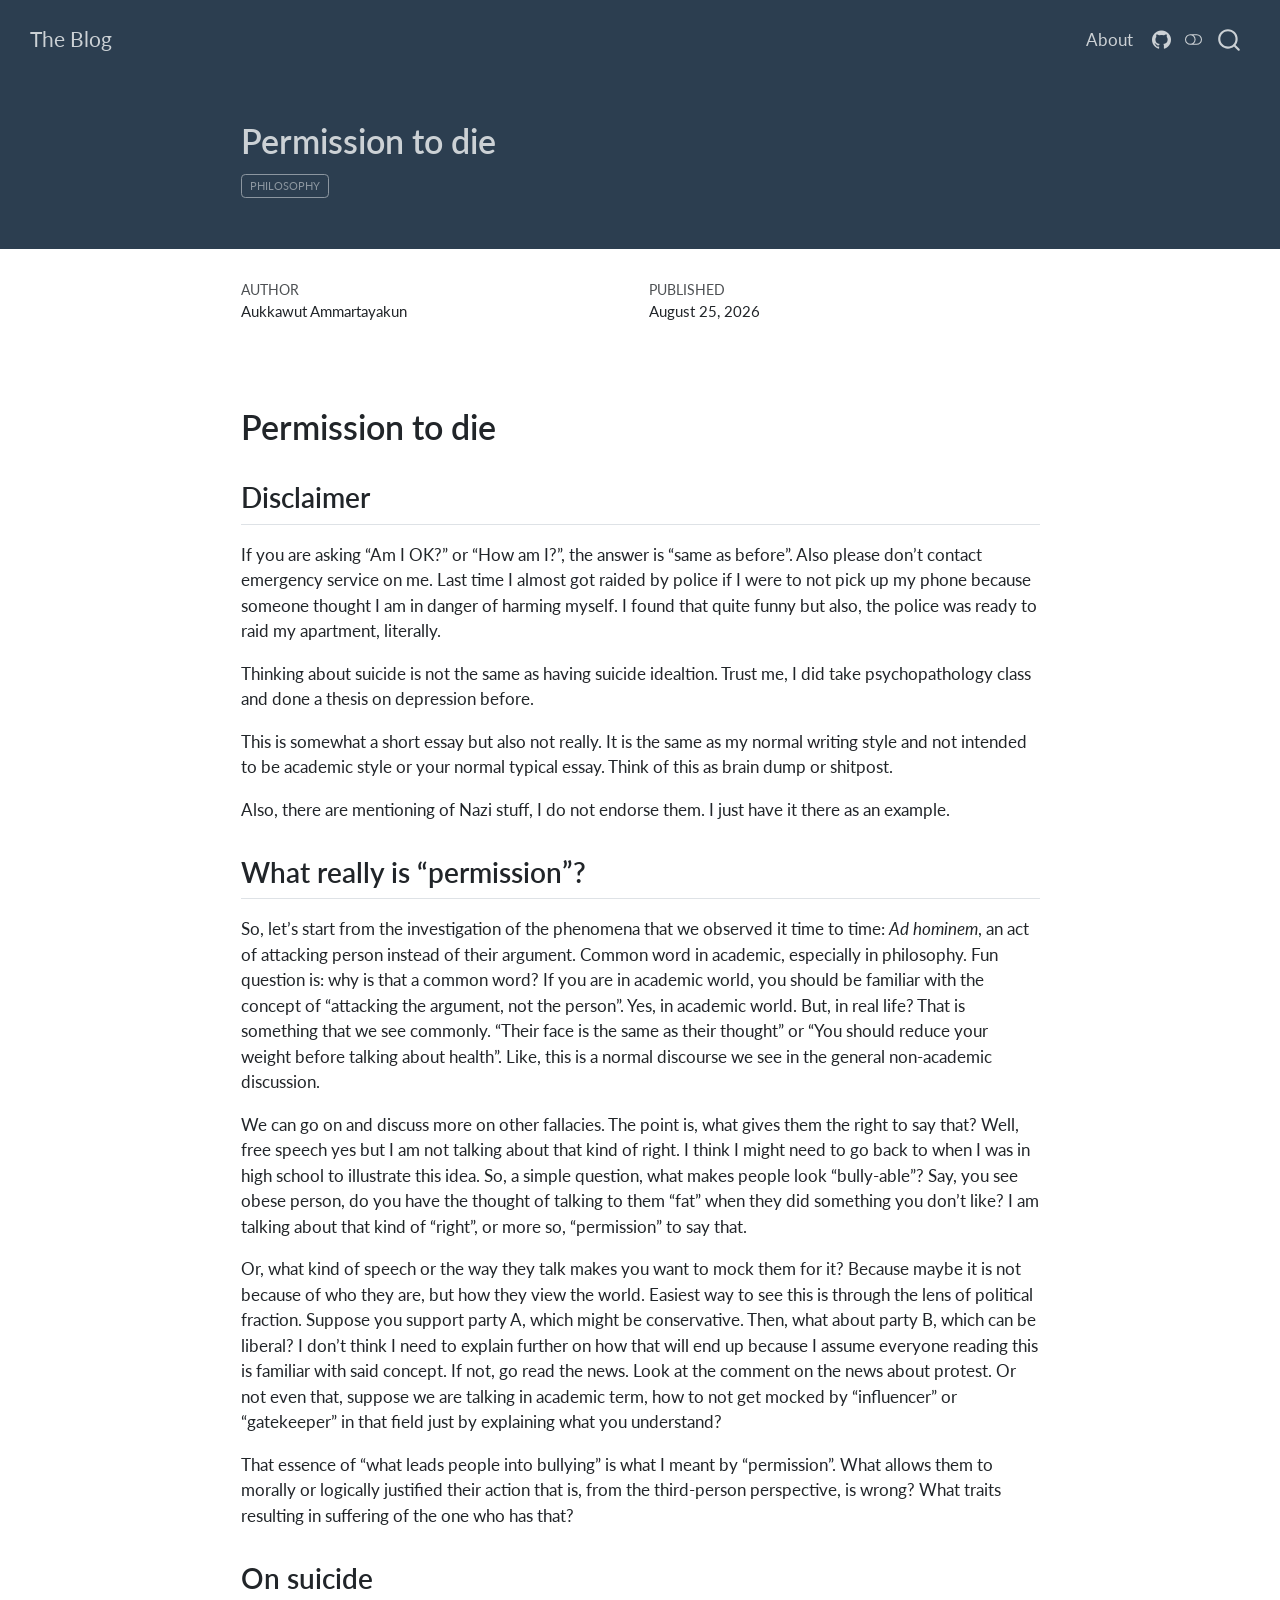
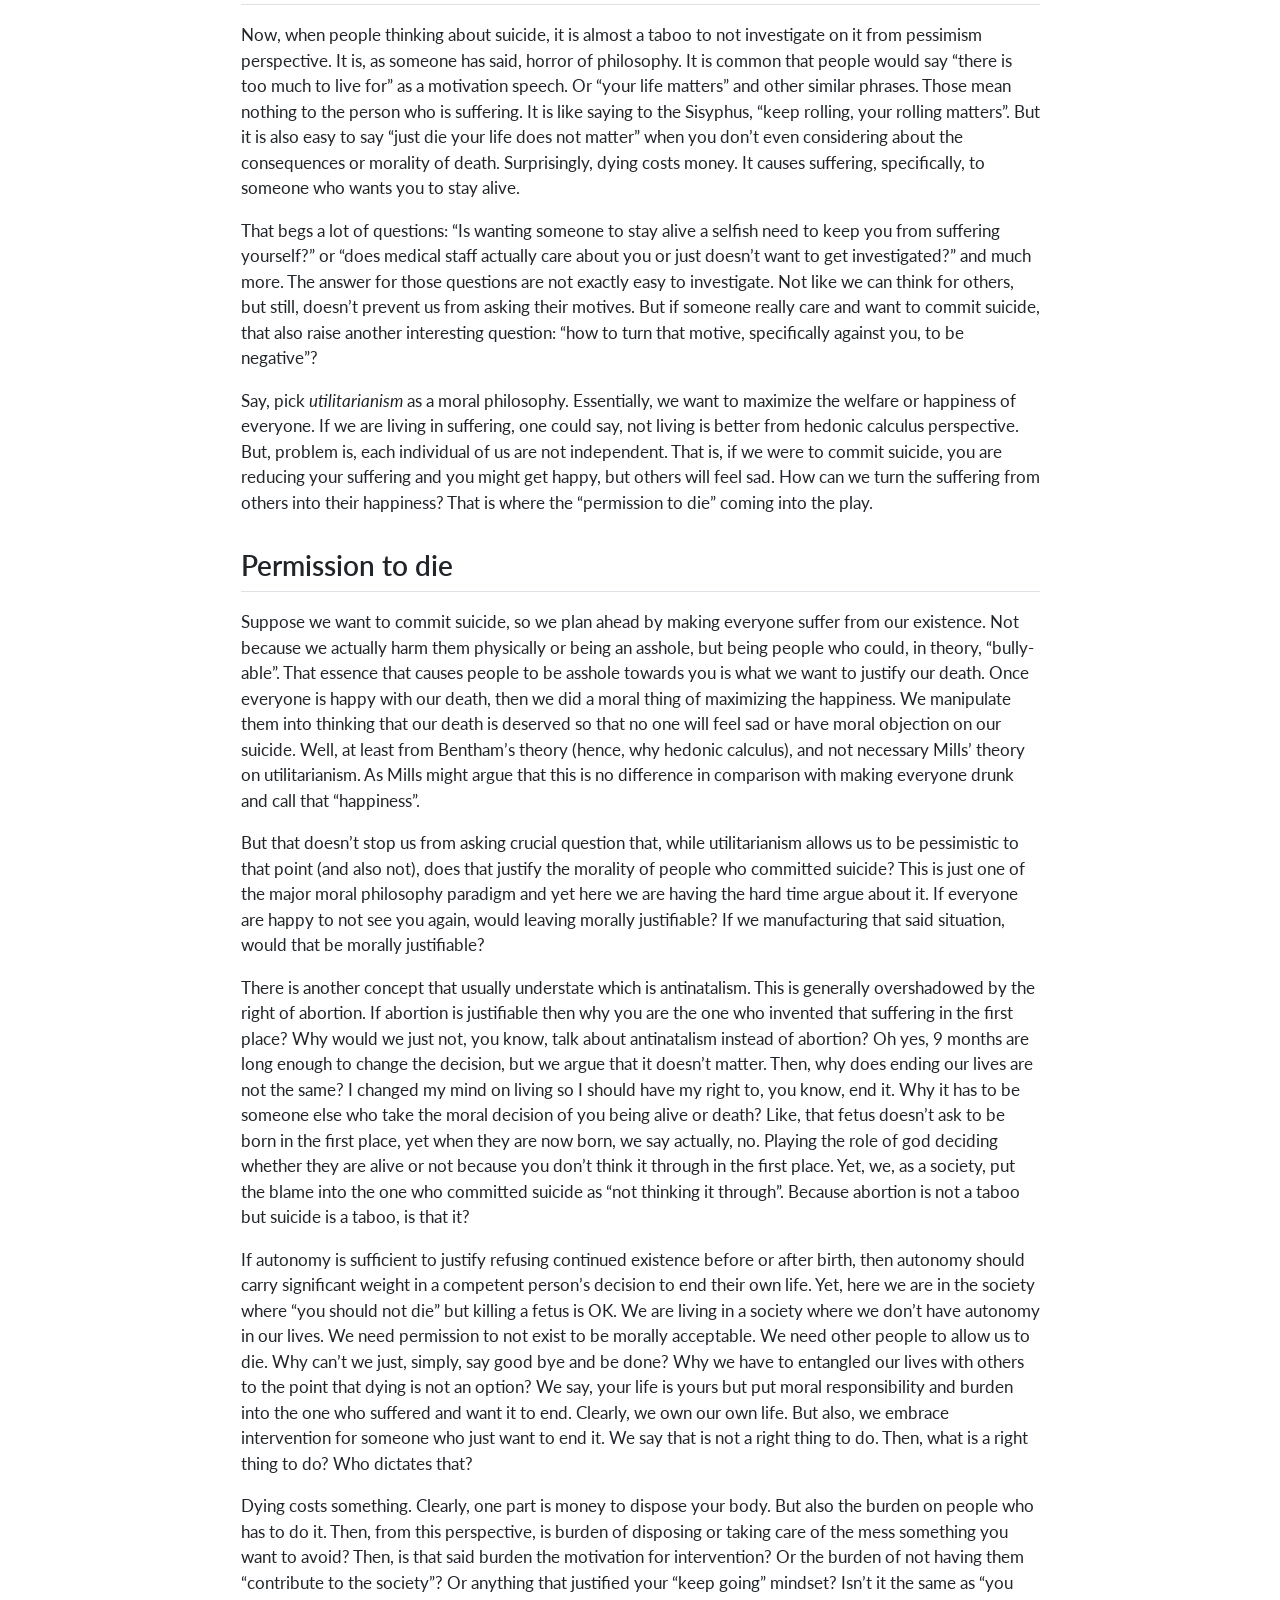
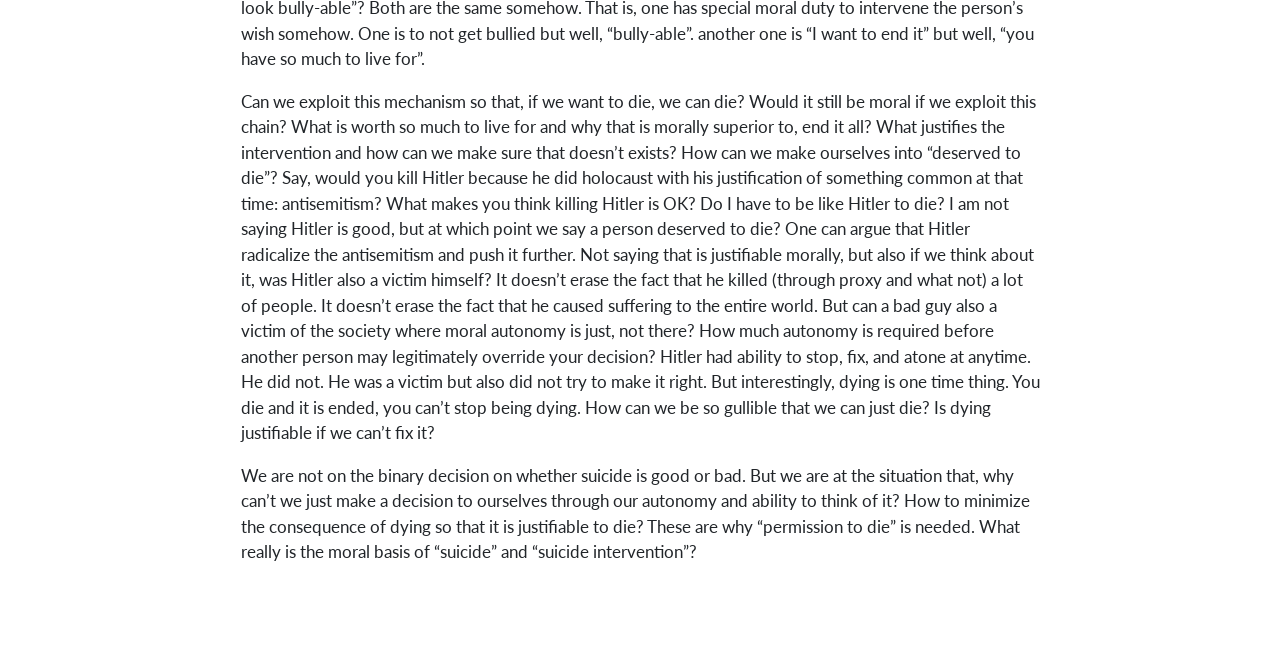
<file: posts/permission-to-die/index.html>
<!DOCTYPE html>
<html xmlns="http://www.w3.org/1999/xhtml" lang="en" xml:lang="en"><head>

<meta charset="utf-8">
<meta name="generator" content="quarto-1.8.27">

<meta name="viewport" content="width=device-width, initial-scale=1.0, user-scalable=yes">

<meta name="author" content="Aukkawut Ammartayakun">
<meta name="dcterms.date" content="2026-08-25">

<title>Permission to die – The Blog</title>
<style>
code{white-space: pre-wrap;}
span.smallcaps{font-variant: small-caps;}
div.columns{display: flex; gap: min(4vw, 1.5em);}
div.column{flex: auto; overflow-x: auto;}
div.hanging-indent{margin-left: 1.5em; text-indent: -1.5em;}
ul.task-list{list-style: none;}
ul.task-list li input[type="checkbox"] {
  width: 0.8em;
  margin: 0 0.8em 0.2em -1em; /* quarto-specific, see https://github.com/quarto-dev/quarto-cli/issues/4556 */ 
  vertical-align: middle;
}
</style>


<script src="../../site_libs/quarto-nav/quarto-nav.js"></script>
<script src="../../site_libs/quarto-nav/headroom.min.js"></script>
<script src="../../site_libs/clipboard/clipboard.min.js"></script>
<script src="../../site_libs/quarto-search/autocomplete.umd.js"></script>
<script src="../../site_libs/quarto-search/fuse.min.js"></script>
<script src="../../site_libs/quarto-search/quarto-search.js"></script>
<meta name="quarto:offset" content="../../">
<script src="../../site_libs/quarto-html/quarto.js" type="module"></script>
<script src="../../site_libs/quarto-html/tabsets/tabsets.js" type="module"></script>
<script src="../../site_libs/quarto-html/axe/axe-check.js" type="module"></script>
<script src="../../site_libs/quarto-html/popper.min.js"></script>
<script src="../../site_libs/quarto-html/tippy.umd.min.js"></script>
<script src="../../site_libs/quarto-html/anchor.min.js"></script>
<link href="../../site_libs/quarto-html/tippy.css" rel="stylesheet">
<link href="../../site_libs/quarto-html/quarto-syntax-highlighting-ed96de9b727972fe78a7b5d16c58bf87.css" rel="stylesheet" class="quarto-color-scheme" id="quarto-text-highlighting-styles">
<link href="../../site_libs/quarto-html/quarto-syntax-highlighting-dark-4d9afe2b8d18ee9fa5d0d57b5ed4214d.css" rel="stylesheet" class="quarto-color-scheme quarto-color-alternate" id="quarto-text-highlighting-styles">
<link href="../../site_libs/quarto-html/quarto-syntax-highlighting-ed96de9b727972fe78a7b5d16c58bf87.css" rel="stylesheet" class="quarto-color-scheme-extra" id="quarto-text-highlighting-styles">
<script src="../../site_libs/bootstrap/bootstrap.min.js"></script>
<link href="../../site_libs/bootstrap/bootstrap-icons.css" rel="stylesheet">
<link href="../../site_libs/bootstrap/bootstrap-f7458c6418ad82434a7e9bb8a3569bce.min.css" rel="stylesheet" append-hash="true" class="quarto-color-scheme" id="quarto-bootstrap" data-mode="light">
<link href="../../site_libs/bootstrap/bootstrap-dark-97d4593351293c1598c95bdec2eb1bbf.min.css" rel="stylesheet" append-hash="true" class="quarto-color-scheme quarto-color-alternate" id="quarto-bootstrap" data-mode="dark">
<link href="../../site_libs/bootstrap/bootstrap-f7458c6418ad82434a7e9bb8a3569bce.min.css" rel="stylesheet" append-hash="true" class="quarto-color-scheme-extra" id="quarto-bootstrap" data-mode="light">
<script id="quarto-search-options" type="application/json">{
  "location": "navbar",
  "copy-button": false,
  "collapse-after": 3,
  "panel-placement": "end",
  "type": "overlay",
  "limit": 50,
  "keyboard-shortcut": [
    "f",
    "/",
    "s"
  ],
  "show-item-context": false,
  "language": {
    "search-no-results-text": "No results",
    "search-matching-documents-text": "matching documents",
    "search-copy-link-title": "Copy link to search",
    "search-hide-matches-text": "Hide additional matches",
    "search-more-match-text": "more match in this document",
    "search-more-matches-text": "more matches in this document",
    "search-clear-button-title": "Clear",
    "search-text-placeholder": "",
    "search-detached-cancel-button-title": "Cancel",
    "search-submit-button-title": "Submit",
    "search-label": "Search"
  }
}</script>


<link rel="stylesheet" href="../../styles.css">
</head>

<body class="nav-fixed fullcontent quarto-light"><script id="quarto-html-before-body" type="application/javascript">
    const toggleBodyColorMode = (bsSheetEl) => {
      const mode = bsSheetEl.getAttribute("data-mode");
      const bodyEl = window.document.querySelector("body");
      if (mode === "dark") {
        bodyEl.classList.add("quarto-dark");
        bodyEl.classList.remove("quarto-light");
      } else {
        bodyEl.classList.add("quarto-light");
        bodyEl.classList.remove("quarto-dark");
      }
    }
    const toggleBodyColorPrimary = () => {
      const bsSheetEl = window.document.querySelector("link#quarto-bootstrap:not([rel=disabled-stylesheet])");
      if (bsSheetEl) {
        toggleBodyColorMode(bsSheetEl);
      }
    }
    const setColorSchemeToggle = (alternate) => {
      const toggles = window.document.querySelectorAll('.quarto-color-scheme-toggle');
      for (let i=0; i < toggles.length; i++) {
        const toggle = toggles[i];
        if (toggle) {
          if (alternate) {
            toggle.classList.add("alternate");
          } else {
            toggle.classList.remove("alternate");
          }
        }
      }
    };
    const toggleColorMode = (alternate) => {
      // Switch the stylesheets
      const primaryStylesheets = window.document.querySelectorAll('link.quarto-color-scheme:not(.quarto-color-alternate)');
      const alternateStylesheets = window.document.querySelectorAll('link.quarto-color-scheme.quarto-color-alternate');
      manageTransitions('#quarto-margin-sidebar .nav-link', false);
      if (alternate) {
        // note: dark is layered on light, we don't disable primary!
        enableStylesheet(alternateStylesheets);
        for (const sheetNode of alternateStylesheets) {
          if (sheetNode.id === "quarto-bootstrap") {
            toggleBodyColorMode(sheetNode);
          }
        }
      } else {
        disableStylesheet(alternateStylesheets);
        enableStylesheet(primaryStylesheets)
        toggleBodyColorPrimary();
      }
      manageTransitions('#quarto-margin-sidebar .nav-link', true);
      // Switch the toggles
      setColorSchemeToggle(alternate)
      // Hack to workaround the fact that safari doesn't
      // properly recolor the scrollbar when toggling (#1455)
      if (navigator.userAgent.indexOf('Safari') > 0 && navigator.userAgent.indexOf('Chrome') == -1) {
        manageTransitions("body", false);
        window.scrollTo(0, 1);
        setTimeout(() => {
          window.scrollTo(0, 0);
          manageTransitions("body", true);
        }, 40);
      }
    }
    const disableStylesheet = (stylesheets) => {
      for (let i=0; i < stylesheets.length; i++) {
        const stylesheet = stylesheets[i];
        stylesheet.rel = 'disabled-stylesheet';
      }
    }
    const enableStylesheet = (stylesheets) => {
      for (let i=0; i < stylesheets.length; i++) {
        const stylesheet = stylesheets[i];
        if(stylesheet.rel !== 'stylesheet') { // for Chrome, which will still FOUC without this check
          stylesheet.rel = 'stylesheet';
        }
      }
    }
    const manageTransitions = (selector, allowTransitions) => {
      const els = window.document.querySelectorAll(selector);
      for (let i=0; i < els.length; i++) {
        const el = els[i];
        if (allowTransitions) {
          el.classList.remove('notransition');
        } else {
          el.classList.add('notransition');
        }
      }
    }
    const isFileUrl = () => {
      return window.location.protocol === 'file:';
    }
    const hasAlternateSentinel = () => {
      let styleSentinel = getColorSchemeSentinel();
      if (styleSentinel !== null) {
        return styleSentinel === "alternate";
      } else {
        return false;
      }
    }
    const setStyleSentinel = (alternate) => {
      const value = alternate ? "alternate" : "default";
      if (!isFileUrl()) {
        window.localStorage.setItem("quarto-color-scheme", value);
      } else {
        localAlternateSentinel = value;
      }
    }
    const getColorSchemeSentinel = () => {
      if (!isFileUrl()) {
        const storageValue = window.localStorage.getItem("quarto-color-scheme");
        return storageValue != null ? storageValue : localAlternateSentinel;
      } else {
        return localAlternateSentinel;
      }
    }
    const toggleGiscusIfUsed = (isAlternate, darkModeDefault) => {
      const baseTheme = document.querySelector('#giscus-base-theme')?.value ?? 'light';
      const alternateTheme = document.querySelector('#giscus-alt-theme')?.value ?? 'dark';
      let newTheme = '';
      if(authorPrefersDark) {
        newTheme = isAlternate ? baseTheme : alternateTheme;
      } else {
        newTheme = isAlternate ? alternateTheme : baseTheme;
      }
      const changeGiscusTheme = () => {
        // From: https://github.com/giscus/giscus/issues/336
        const sendMessage = (message) => {
          const iframe = document.querySelector('iframe.giscus-frame');
          if (!iframe) return;
          iframe.contentWindow.postMessage({ giscus: message }, 'https://giscus.app');
        }
        sendMessage({
          setConfig: {
            theme: newTheme
          }
        });
      }
      const isGiscussLoaded = window.document.querySelector('iframe.giscus-frame') !== null;
      if (isGiscussLoaded) {
        changeGiscusTheme();
      }
    };
    const authorPrefersDark = false;
    const darkModeDefault = authorPrefersDark;
      document.querySelector('link#quarto-text-highlighting-styles.quarto-color-scheme-extra').rel = 'disabled-stylesheet';
      document.querySelector('link#quarto-bootstrap.quarto-color-scheme-extra').rel = 'disabled-stylesheet';
    let localAlternateSentinel = darkModeDefault ? 'alternate' : 'default';
    // Dark / light mode switch
    window.quartoToggleColorScheme = () => {
      // Read the current dark / light value
      let toAlternate = !hasAlternateSentinel();
      toggleColorMode(toAlternate);
      setStyleSentinel(toAlternate);
      toggleGiscusIfUsed(toAlternate, darkModeDefault);
      window.dispatchEvent(new Event('resize'));
    };
    // Switch to dark mode if need be
    if (hasAlternateSentinel()) {
      toggleColorMode(true);
    } else {
      toggleColorMode(false);
    }
  </script>

<div id="quarto-search-results"></div>
  <header id="quarto-header" class="headroom fixed-top quarto-banner">
    <nav class="navbar navbar-expand-lg " data-bs-theme="dark">
      <div class="navbar-container container-fluid">
      <div class="navbar-brand-container mx-auto">
    <a class="navbar-brand" href="../../index.html">
    <span class="navbar-title">The Blog</span>
    </a>
  </div>
            <div id="quarto-search" class="" title="Search"></div>
          <button class="navbar-toggler" type="button" data-bs-toggle="collapse" data-bs-target="#navbarCollapse" aria-controls="navbarCollapse" role="menu" aria-expanded="false" aria-label="Toggle navigation" onclick="if (window.quartoToggleHeadroom) { window.quartoToggleHeadroom(); }">
  <span class="navbar-toggler-icon"></span>
</button>
          <div class="collapse navbar-collapse" id="navbarCollapse">
            <ul class="navbar-nav navbar-nav-scroll ms-auto">
  <li class="nav-item">
    <a class="nav-link" href="../../about.html"> 
<span class="menu-text">About</span></a>
  </li>  
  <li class="nav-item compact">
    <a class="nav-link" href="https://github.com/aukkawut"> <i class="bi bi-github" role="img">
</i> 
<span class="menu-text"></span></a>
  </li>  
</ul>
          </div> <!-- /navcollapse -->
            <div class="quarto-navbar-tools">
  <a href="" class="quarto-color-scheme-toggle quarto-navigation-tool  px-1" onclick="window.quartoToggleColorScheme(); return false;" title="Toggle dark mode"><i class="bi"></i></a>
</div>
      </div> <!-- /container-fluid -->
    </nav>
</header>
<!-- content -->
<header id="title-block-header" class="quarto-title-block default page-columns page-full">
  <div class="quarto-title-banner page-columns page-full">
    <div class="quarto-title column-body">
      <h1 class="title">Permission to die</h1>
                                <div class="quarto-categories">
                <div class="quarto-category">philosophy</div>
              </div>
                  </div>
  </div>
    
  
  <div class="quarto-title-meta">

      <div>
      <div class="quarto-title-meta-heading">Author</div>
      <div class="quarto-title-meta-contents">
               <p>Aukkawut Ammartayakun </p>
            </div>
    </div>
      
      <div>
      <div class="quarto-title-meta-heading">Published</div>
      <div class="quarto-title-meta-contents">
        <p class="date">August 25, 2026</p>
      </div>
    </div>
    
      
    </div>
    
  
  </header><div id="quarto-content" class="quarto-container page-columns page-rows-contents page-layout-article page-navbar">
<!-- sidebar -->
<!-- margin-sidebar -->
    
<!-- main -->
<main class="content quarto-banner-title-block" id="quarto-document-content">






<section id="permission-to-die" class="level1">
<h1>Permission to die</h1>
<section id="disclaimer" class="level2">
<h2 class="anchored" data-anchor-id="disclaimer">Disclaimer</h2>
<p>If you are asking “Am I OK?” or “How am I?”, the answer is “same as before”. Also please don’t contact emergency service on me. Last time I almost got raided by police if I were to not pick up my phone because someone thought I am in danger of harming myself. I found that quite funny but also, the police was ready to raid my apartment, literally.</p>
<p>Thinking about suicide is not the same as having suicide idealtion. Trust me, I did take psychopathology class and done a thesis on depression before.</p>
<p>This is somewhat a short essay but also not really. It is the same as my normal writing style and not intended to be academic style or your normal typical essay. Think of this as brain dump or shitpost.</p>
<p>Also, there are mentioning of Nazi stuff, I do not endorse them. I just have it there as an example.</p>
</section>
<section id="what-really-is-permission" class="level2">
<h2 class="anchored" data-anchor-id="what-really-is-permission">What really is “permission”?</h2>
<p>So, let’s start from the investigation of the phenomena that we observed it time to time: <em>Ad hominem</em>, an act of attacking person instead of their argument. Common word in academic, especially in philosophy. Fun question is: why is that a common word? If you are in academic world, you should be familiar with the concept of “attacking the argument, not the person”. Yes, in academic world. But, in real life? That is something that we see commonly. “Their face is the same as their thought” or “You should reduce your weight before talking about health”. Like, this is a normal discourse we see in the general non-academic discussion.</p>
<p>We can go on and discuss more on other fallacies. The point is, what gives them the right to say that? Well, free speech yes but I am not talking about that kind of right. I think I might need to go back to when I was in high school to illustrate this idea. So, a simple question, what makes people look “bully-able”? Say, you see obese person, do you have the thought of talking to them “fat” when they did something you don’t like? I am talking about that kind of “right”, or more so, “permission” to say that.</p>
<p>Or, what kind of speech or the way they talk makes you want to mock them for it? Because maybe it is not because of who they are, but how they view the world. Easiest way to see this is through the lens of political fraction. Suppose you support party A, which might be conservative. Then, what about party B, which can be liberal? I don’t think I need to explain further on how that will end up because I assume everyone reading this is familiar with said concept. If not, go read the news. Look at the comment on the news about protest. Or not even that, suppose we are talking in academic term, how to not get mocked by “influencer” or “gatekeeper” in that field just by explaining what you understand?</p>
<p>That essence of “what leads people into bullying” is what I meant by “permission”. What allows them to morally or logically justified their action that is, from the third-person perspective, is wrong? What traits resulting in suffering of the one who has that?</p>
</section>
<section id="on-suicide" class="level2">
<h2 class="anchored" data-anchor-id="on-suicide">On suicide</h2>
<p>Now, when people thinking about suicide, it is almost a taboo to not investigate on it from pessimism perspective. It is, as someone has said, horror of philosophy. It is common that people would say “there is too much to live for” as a motivation speech. Or “your life matters” and other similar phrases. Those mean nothing to the person who is suffering. It is like saying to the Sisyphus, “keep rolling, your rolling matters”. But it is also easy to say “just die your life does not matter” when you don’t even considering about the consequences or morality of death. Surprisingly, dying costs money. It causes suffering, specifically, to someone who wants you to stay alive.</p>
<p>That begs a lot of questions: “Is wanting someone to stay alive a selfish need to keep you from suffering yourself?” or “does medical staff actually care about you or just doesn’t want to get investigated?” and much more. The answer for those questions are not exactly easy to investigate. Not like we can think for others, but still, doesn’t prevent us from asking their motives. But if someone really care and want to commit suicide, that also raise another interesting question: “how to turn that motive, specifically against you, to be negative”?</p>
<p>Say, pick <em>utilitarianism</em> as a moral philosophy. Essentially, we want to maximize the welfare or happiness of everyone. If we are living in suffering, one could say, not living is better from hedonic calculus perspective. But, problem is, each individual of us are not independent. That is, if we were to commit suicide, you are reducing your suffering and you might get happy, but others will feel sad. How can we turn the suffering from others into their happiness? That is where the “permission to die” coming into the play.</p>
</section>
<section id="permission-to-die-1" class="level2">
<h2 class="anchored" data-anchor-id="permission-to-die-1">Permission to die</h2>
<p>Suppose we want to commit suicide, so we plan ahead by making everyone suffer from our existence. Not because we actually harm them physically or being an asshole, but being people who could, in theory, “bully-able”. That essence that causes people to be asshole towards you is what we want to justify our death. Once everyone is happy with our death, then we did a moral thing of maximizing the happiness. We manipulate them into thinking that our death is deserved so that no one will feel sad or have moral objection on our suicide. Well, at least from Bentham’s theory (hence, why hedonic calculus), and not necessary Mills’ theory on utilitarianism. As Mills might argue that this is no difference in comparison with making everyone drunk and call that “happiness”.</p>
<p>But that doesn’t stop us from asking crucial question that, while utilitarianism allows us to be pessimistic to that point (and also not), does that justify the morality of people who committed suicide? This is just one of the major moral philosophy paradigm and yet here we are having the hard time argue about it. If everyone are happy to not see you again, would leaving morally justifiable? If we manufacturing that said situation, would that be morally justifiable?</p>
<p>There is another concept that usually understate which is antinatalism. This is generally overshadowed by the right of abortion. If abortion is justifiable then why you are the one who invented that suffering in the first place? Why would we just not, you know, talk about antinatalism instead of abortion? Oh yes, 9 months are long enough to change the decision, but we argue that it doesn’t matter. Then, why does ending our lives are not the same? I changed my mind on living so I should have my right to, you know, end it. Why it has to be someone else who take the moral decision of you being alive or death? Like, that fetus doesn’t ask to be born in the first place, yet when they are now born, we say actually, no. Playing the role of god deciding whether they are alive or not because you don’t think it through in the first place. Yet, we, as a society, put the blame into the one who committed suicide as “not thinking it through”. Because abortion is not a taboo but suicide is a taboo, is that it?</p>
<p>If autonomy is sufficient to justify refusing continued existence before or after birth, then autonomy should carry significant weight in a competent person’s decision to end their own life. Yet, here we are in the society where “you should not die” but killing a fetus is OK. We are living in a society where we don’t have autonomy in our lives. We need permission to not exist to be morally acceptable. We need other people to allow us to die. Why can’t we just, simply, say good bye and be done? Why we have to entangled our lives with others to the point that dying is not an option? We say, your life is yours but put moral responsibility and burden into the one who suffered and want it to end. Clearly, we own our own life. But also, we embrace intervention for someone who just want to end it. We say that is not a right thing to do. Then, what is a right thing to do? Who dictates that?</p>
<p>Dying costs something. Clearly, one part is money to dispose your body. But also the burden on people who has to do it. Then, from this perspective, is burden of disposing or taking care of the mess something you want to avoid? Then, is that said burden the motivation for intervention? Or the burden of not having them “contribute to the society”? Or anything that justified your “keep going” mindset? Isn’t it the same as “you look bully-able”? Both are the same somehow. That is, one has special moral duty to intervene the person’s wish somehow. One is to not get bullied but well, “bully-able”. another one is “I want to end it” but well, “you have so much to live for”.</p>
<p>Can we exploit this mechanism so that, if we want to die, we can die? Would it still be moral if we exploit this chain? What is worth so much to live for and why that is morally superior to, end it all? What justifies the intervention and how can we make sure that doesn’t exists? How can we make ourselves into “deserved to die”? Say, would you kill Hitler because he did holocaust with his justification of something common at that time: antisemitism? What makes you think killing Hitler is OK? Do I have to be like Hitler to die? I am not saying Hitler is good, but at which point we say a person deserved to die? One can argue that Hitler radicalize the antisemitism and push it further. Not saying that is justifiable morally, but also if we think about it, was Hitler also a victim himself? It doesn’t erase the fact that he killed (through proxy and what not) a lot of people. It doesn’t erase the fact that he caused suffering to the entire world. But can a bad guy also a victim of the society where moral autonomy is just, not there? How much autonomy is required before another person may legitimately override your decision? Hitler had ability to stop, fix, and atone at anytime. He did not. He was a victim but also did not try to make it right. But interestingly, dying is one time thing. You die and it is ended, you can’t stop being dying. How can we be so gullible that we can just die? Is dying justifiable if we can’t fix it?</p>
<p>We are not on the binary decision on whether suicide is good or bad. But we are at the situation that, why can’t we just make a decision to ourselves through our autonomy and ability to think of it? How to minimize the consequence of dying so that it is justifiable to die? These are why “permission to die” is needed. What really is the moral basis of “suicide” and “suicide intervention”?</p>


</section>
</section>

</main> <!-- /main -->
<script id="quarto-html-after-body" type="application/javascript">
  window.document.addEventListener("DOMContentLoaded", function (event) {
    // Ensure there is a toggle, if there isn't float one in the top right
    if (window.document.querySelector('.quarto-color-scheme-toggle') === null) {
      const a = window.document.createElement('a');
      a.classList.add('top-right');
      a.classList.add('quarto-color-scheme-toggle');
      a.href = "";
      a.onclick = function() { try { window.quartoToggleColorScheme(); } catch {} return false; };
      const i = window.document.createElement("i");
      i.classList.add('bi');
      a.appendChild(i);
      window.document.body.appendChild(a);
    }
    setColorSchemeToggle(hasAlternateSentinel())
    const icon = "";
    const anchorJS = new window.AnchorJS();
    anchorJS.options = {
      placement: 'right',
      icon: icon
    };
    anchorJS.add('.anchored');
    const isCodeAnnotation = (el) => {
      for (const clz of el.classList) {
        if (clz.startsWith('code-annotation-')) {                     
          return true;
        }
      }
      return false;
    }
    const onCopySuccess = function(e) {
      // button target
      const button = e.trigger;
      // don't keep focus
      button.blur();
      // flash "checked"
      button.classList.add('code-copy-button-checked');
      var currentTitle = button.getAttribute("title");
      button.setAttribute("title", "Copied!");
      let tooltip;
      if (window.bootstrap) {
        button.setAttribute("data-bs-toggle", "tooltip");
        button.setAttribute("data-bs-placement", "left");
        button.setAttribute("data-bs-title", "Copied!");
        tooltip = new bootstrap.Tooltip(button, 
          { trigger: "manual", 
            customClass: "code-copy-button-tooltip",
            offset: [0, -8]});
        tooltip.show();    
      }
      setTimeout(function() {
        if (tooltip) {
          tooltip.hide();
          button.removeAttribute("data-bs-title");
          button.removeAttribute("data-bs-toggle");
          button.removeAttribute("data-bs-placement");
        }
        button.setAttribute("title", currentTitle);
        button.classList.remove('code-copy-button-checked');
      }, 1000);
      // clear code selection
      e.clearSelection();
    }
    const getTextToCopy = function(trigger) {
      const outerScaffold = trigger.parentElement.cloneNode(true);
      const codeEl = outerScaffold.querySelector('code');
      for (const childEl of codeEl.children) {
        if (isCodeAnnotation(childEl)) {
          childEl.remove();
        }
      }
      return codeEl.innerText;
    }
    const clipboard = new window.ClipboardJS('.code-copy-button:not([data-in-quarto-modal])', {
      text: getTextToCopy
    });
    clipboard.on('success', onCopySuccess);
    if (window.document.getElementById('quarto-embedded-source-code-modal')) {
      const clipboardModal = new window.ClipboardJS('.code-copy-button[data-in-quarto-modal]', {
        text: getTextToCopy,
        container: window.document.getElementById('quarto-embedded-source-code-modal')
      });
      clipboardModal.on('success', onCopySuccess);
    }
      var localhostRegex = new RegExp(/^(?:http|https):\/\/localhost\:?[0-9]*\//);
      var mailtoRegex = new RegExp(/^mailto:/);
        var filterRegex = new RegExp("https:\/\/aukkawut\.github\.io\/blogs");
      var isInternal = (href) => {
          return filterRegex.test(href) || localhostRegex.test(href) || mailtoRegex.test(href);
      }
      // Inspect non-navigation links and adorn them if external
     var links = window.document.querySelectorAll('a[href]:not(.nav-link):not(.navbar-brand):not(.toc-action):not(.sidebar-link):not(.sidebar-item-toggle):not(.pagination-link):not(.no-external):not([aria-hidden]):not(.dropdown-item):not(.quarto-navigation-tool):not(.about-link)');
      for (var i=0; i<links.length; i++) {
        const link = links[i];
        if (!isInternal(link.href)) {
          // undo the damage that might have been done by quarto-nav.js in the case of
          // links that we want to consider external
          if (link.dataset.originalHref !== undefined) {
            link.href = link.dataset.originalHref;
          }
        }
      }
    function tippyHover(el, contentFn, onTriggerFn, onUntriggerFn) {
      const config = {
        allowHTML: true,
        maxWidth: 500,
        delay: 100,
        arrow: false,
        appendTo: function(el) {
            return el.parentElement;
        },
        interactive: true,
        interactiveBorder: 10,
        theme: 'quarto',
        placement: 'bottom-start',
      };
      if (contentFn) {
        config.content = contentFn;
      }
      if (onTriggerFn) {
        config.onTrigger = onTriggerFn;
      }
      if (onUntriggerFn) {
        config.onUntrigger = onUntriggerFn;
      }
      window.tippy(el, config); 
    }
    const noterefs = window.document.querySelectorAll('a[role="doc-noteref"]');
    for (var i=0; i<noterefs.length; i++) {
      const ref = noterefs[i];
      tippyHover(ref, function() {
        // use id or data attribute instead here
        let href = ref.getAttribute('data-footnote-href') || ref.getAttribute('href');
        try { href = new URL(href).hash; } catch {}
        const id = href.replace(/^#\/?/, "");
        const note = window.document.getElementById(id);
        if (note) {
          return note.innerHTML;
        } else {
          return "";
        }
      });
    }
    const xrefs = window.document.querySelectorAll('a.quarto-xref');
    const processXRef = (id, note) => {
      // Strip column container classes
      const stripColumnClz = (el) => {
        el.classList.remove("page-full", "page-columns");
        if (el.children) {
          for (const child of el.children) {
            stripColumnClz(child);
          }
        }
      }
      stripColumnClz(note)
      if (id === null || id.startsWith('sec-')) {
        // Special case sections, only their first couple elements
        const container = document.createElement("div");
        if (note.children && note.children.length > 2) {
          container.appendChild(note.children[0].cloneNode(true));
          for (let i = 1; i < note.children.length; i++) {
            const child = note.children[i];
            if (child.tagName === "P" && child.innerText === "") {
              continue;
            } else {
              container.appendChild(child.cloneNode(true));
              break;
            }
          }
          if (window.Quarto?.typesetMath) {
            window.Quarto.typesetMath(container);
          }
          return container.innerHTML
        } else {
          if (window.Quarto?.typesetMath) {
            window.Quarto.typesetMath(note);
          }
          return note.innerHTML;
        }
      } else {
        // Remove any anchor links if they are present
        const anchorLink = note.querySelector('a.anchorjs-link');
        if (anchorLink) {
          anchorLink.remove();
        }
        if (window.Quarto?.typesetMath) {
          window.Quarto.typesetMath(note);
        }
        if (note.classList.contains("callout")) {
          return note.outerHTML;
        } else {
          return note.innerHTML;
        }
      }
    }
    for (var i=0; i<xrefs.length; i++) {
      const xref = xrefs[i];
      tippyHover(xref, undefined, function(instance) {
        instance.disable();
        let url = xref.getAttribute('href');
        let hash = undefined; 
        if (url.startsWith('#')) {
          hash = url;
        } else {
          try { hash = new URL(url).hash; } catch {}
        }
        if (hash) {
          const id = hash.replace(/^#\/?/, "");
          const note = window.document.getElementById(id);
          if (note !== null) {
            try {
              const html = processXRef(id, note.cloneNode(true));
              instance.setContent(html);
            } finally {
              instance.enable();
              instance.show();
            }
          } else {
            // See if we can fetch this
            fetch(url.split('#')[0])
            .then(res => res.text())
            .then(html => {
              const parser = new DOMParser();
              const htmlDoc = parser.parseFromString(html, "text/html");
              const note = htmlDoc.getElementById(id);
              if (note !== null) {
                const html = processXRef(id, note);
                instance.setContent(html);
              } 
            }).finally(() => {
              instance.enable();
              instance.show();
            });
          }
        } else {
          // See if we can fetch a full url (with no hash to target)
          // This is a special case and we should probably do some content thinning / targeting
          fetch(url)
          .then(res => res.text())
          .then(html => {
            const parser = new DOMParser();
            const htmlDoc = parser.parseFromString(html, "text/html");
            const note = htmlDoc.querySelector('main.content');
            if (note !== null) {
              // This should only happen for chapter cross references
              // (since there is no id in the URL)
              // remove the first header
              if (note.children.length > 0 && note.children[0].tagName === "HEADER") {
                note.children[0].remove();
              }
              const html = processXRef(null, note);
              instance.setContent(html);
            } 
          }).finally(() => {
            instance.enable();
            instance.show();
          });
        }
      }, function(instance) {
      });
    }
        let selectedAnnoteEl;
        const selectorForAnnotation = ( cell, annotation) => {
          let cellAttr = 'data-code-cell="' + cell + '"';
          let lineAttr = 'data-code-annotation="' +  annotation + '"';
          const selector = 'span[' + cellAttr + '][' + lineAttr + ']';
          return selector;
        }
        const selectCodeLines = (annoteEl) => {
          const doc = window.document;
          const targetCell = annoteEl.getAttribute("data-target-cell");
          const targetAnnotation = annoteEl.getAttribute("data-target-annotation");
          const annoteSpan = window.document.querySelector(selectorForAnnotation(targetCell, targetAnnotation));
          const lines = annoteSpan.getAttribute("data-code-lines").split(",");
          const lineIds = lines.map((line) => {
            return targetCell + "-" + line;
          })
          let top = null;
          let height = null;
          let parent = null;
          if (lineIds.length > 0) {
              //compute the position of the single el (top and bottom and make a div)
              const el = window.document.getElementById(lineIds[0]);
              top = el.offsetTop;
              height = el.offsetHeight;
              parent = el.parentElement.parentElement;
            if (lineIds.length > 1) {
              const lastEl = window.document.getElementById(lineIds[lineIds.length - 1]);
              const bottom = lastEl.offsetTop + lastEl.offsetHeight;
              height = bottom - top;
            }
            if (top !== null && height !== null && parent !== null) {
              // cook up a div (if necessary) and position it 
              let div = window.document.getElementById("code-annotation-line-highlight");
              if (div === null) {
                div = window.document.createElement("div");
                div.setAttribute("id", "code-annotation-line-highlight");
                div.style.position = 'absolute';
                parent.appendChild(div);
              }
              div.style.top = top - 2 + "px";
              div.style.height = height + 4 + "px";
              div.style.left = 0;
              let gutterDiv = window.document.getElementById("code-annotation-line-highlight-gutter");
              if (gutterDiv === null) {
                gutterDiv = window.document.createElement("div");
                gutterDiv.setAttribute("id", "code-annotation-line-highlight-gutter");
                gutterDiv.style.position = 'absolute';
                const codeCell = window.document.getElementById(targetCell);
                const gutter = codeCell.querySelector('.code-annotation-gutter');
                gutter.appendChild(gutterDiv);
              }
              gutterDiv.style.top = top - 2 + "px";
              gutterDiv.style.height = height + 4 + "px";
            }
            selectedAnnoteEl = annoteEl;
          }
        };
        const unselectCodeLines = () => {
          const elementsIds = ["code-annotation-line-highlight", "code-annotation-line-highlight-gutter"];
          elementsIds.forEach((elId) => {
            const div = window.document.getElementById(elId);
            if (div) {
              div.remove();
            }
          });
          selectedAnnoteEl = undefined;
        };
          // Handle positioning of the toggle
      window.addEventListener(
        "resize",
        throttle(() => {
          elRect = undefined;
          if (selectedAnnoteEl) {
            selectCodeLines(selectedAnnoteEl);
          }
        }, 10)
      );
      function throttle(fn, ms) {
      let throttle = false;
      let timer;
        return (...args) => {
          if(!throttle) { // first call gets through
              fn.apply(this, args);
              throttle = true;
          } else { // all the others get throttled
              if(timer) clearTimeout(timer); // cancel #2
              timer = setTimeout(() => {
                fn.apply(this, args);
                timer = throttle = false;
              }, ms);
          }
        };
      }
        // Attach click handler to the DT
        const annoteDls = window.document.querySelectorAll('dt[data-target-cell]');
        for (const annoteDlNode of annoteDls) {
          annoteDlNode.addEventListener('click', (event) => {
            const clickedEl = event.target;
            if (clickedEl !== selectedAnnoteEl) {
              unselectCodeLines();
              const activeEl = window.document.querySelector('dt[data-target-cell].code-annotation-active');
              if (activeEl) {
                activeEl.classList.remove('code-annotation-active');
              }
              selectCodeLines(clickedEl);
              clickedEl.classList.add('code-annotation-active');
            } else {
              // Unselect the line
              unselectCodeLines();
              clickedEl.classList.remove('code-annotation-active');
            }
          });
        }
    const findCites = (el) => {
      const parentEl = el.parentElement;
      if (parentEl) {
        const cites = parentEl.dataset.cites;
        if (cites) {
          return {
            el,
            cites: cites.split(' ')
          };
        } else {
          return findCites(el.parentElement)
        }
      } else {
        return undefined;
      }
    };
    var bibliorefs = window.document.querySelectorAll('a[role="doc-biblioref"]');
    for (var i=0; i<bibliorefs.length; i++) {
      const ref = bibliorefs[i];
      const citeInfo = findCites(ref);
      if (citeInfo) {
        tippyHover(citeInfo.el, function() {
          var popup = window.document.createElement('div');
          citeInfo.cites.forEach(function(cite) {
            var citeDiv = window.document.createElement('div');
            citeDiv.classList.add('hanging-indent');
            citeDiv.classList.add('csl-entry');
            var biblioDiv = window.document.getElementById('ref-' + cite);
            if (biblioDiv) {
              citeDiv.innerHTML = biblioDiv.innerHTML;
            }
            popup.appendChild(citeDiv);
          });
          return popup.innerHTML;
        });
      }
    }
  });
  </script>
</div> <!-- /content -->




</body></html>
</file>
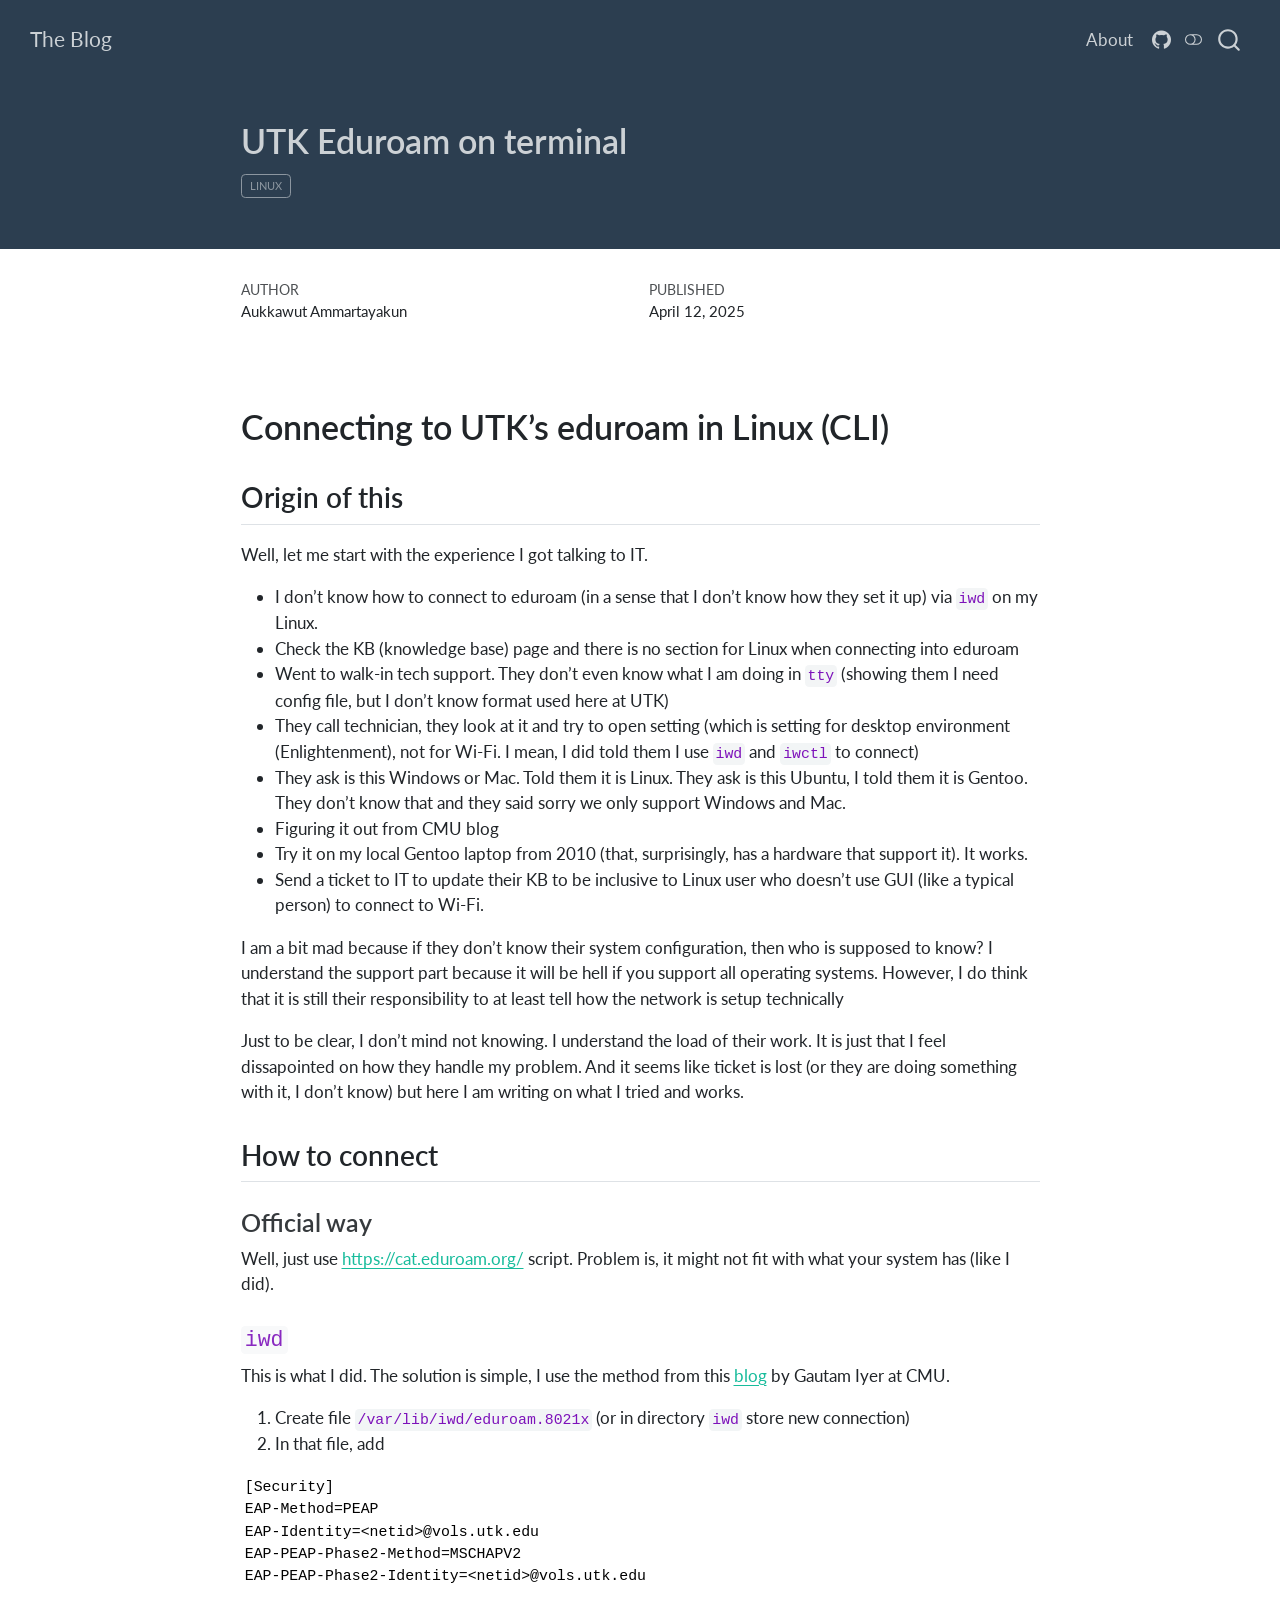
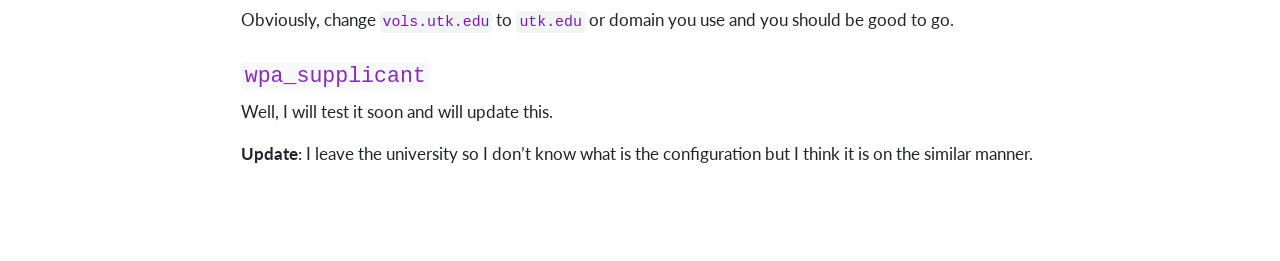
<file: posts/utk-eduroam/index.html>
<!DOCTYPE html>
<html xmlns="http://www.w3.org/1999/xhtml" lang="en" xml:lang="en"><head>

<meta charset="utf-8">
<meta name="generator" content="quarto-1.8.27">

<meta name="viewport" content="width=device-width, initial-scale=1.0, user-scalable=yes">

<meta name="author" content="Aukkawut Ammartayakun">
<meta name="dcterms.date" content="2025-04-12">

<title>UTK Eduroam on terminal – The Blog</title>
<style>
code{white-space: pre-wrap;}
span.smallcaps{font-variant: small-caps;}
div.columns{display: flex; gap: min(4vw, 1.5em);}
div.column{flex: auto; overflow-x: auto;}
div.hanging-indent{margin-left: 1.5em; text-indent: -1.5em;}
ul.task-list{list-style: none;}
ul.task-list li input[type="checkbox"] {
  width: 0.8em;
  margin: 0 0.8em 0.2em -1em; /* quarto-specific, see https://github.com/quarto-dev/quarto-cli/issues/4556 */ 
  vertical-align: middle;
}
</style>


<script src="../../site_libs/quarto-nav/quarto-nav.js"></script>
<script src="../../site_libs/quarto-nav/headroom.min.js"></script>
<script src="../../site_libs/clipboard/clipboard.min.js"></script>
<script src="../../site_libs/quarto-search/autocomplete.umd.js"></script>
<script src="../../site_libs/quarto-search/fuse.min.js"></script>
<script src="../../site_libs/quarto-search/quarto-search.js"></script>
<meta name="quarto:offset" content="../../">
<script src="../../site_libs/quarto-html/quarto.js" type="module"></script>
<script src="../../site_libs/quarto-html/tabsets/tabsets.js" type="module"></script>
<script src="../../site_libs/quarto-html/axe/axe-check.js" type="module"></script>
<script src="../../site_libs/quarto-html/popper.min.js"></script>
<script src="../../site_libs/quarto-html/tippy.umd.min.js"></script>
<script src="../../site_libs/quarto-html/anchor.min.js"></script>
<link href="../../site_libs/quarto-html/tippy.css" rel="stylesheet">
<link href="../../site_libs/quarto-html/quarto-syntax-highlighting-ed96de9b727972fe78a7b5d16c58bf87.css" rel="stylesheet" class="quarto-color-scheme" id="quarto-text-highlighting-styles">
<link href="../../site_libs/quarto-html/quarto-syntax-highlighting-dark-4d9afe2b8d18ee9fa5d0d57b5ed4214d.css" rel="stylesheet" class="quarto-color-scheme quarto-color-alternate" id="quarto-text-highlighting-styles">
<link href="../../site_libs/quarto-html/quarto-syntax-highlighting-ed96de9b727972fe78a7b5d16c58bf87.css" rel="stylesheet" class="quarto-color-scheme-extra" id="quarto-text-highlighting-styles">
<script src="../../site_libs/bootstrap/bootstrap.min.js"></script>
<link href="../../site_libs/bootstrap/bootstrap-icons.css" rel="stylesheet">
<link href="../../site_libs/bootstrap/bootstrap-f7458c6418ad82434a7e9bb8a3569bce.min.css" rel="stylesheet" append-hash="true" class="quarto-color-scheme" id="quarto-bootstrap" data-mode="light">
<link href="../../site_libs/bootstrap/bootstrap-dark-97d4593351293c1598c95bdec2eb1bbf.min.css" rel="stylesheet" append-hash="true" class="quarto-color-scheme quarto-color-alternate" id="quarto-bootstrap" data-mode="dark">
<link href="../../site_libs/bootstrap/bootstrap-f7458c6418ad82434a7e9bb8a3569bce.min.css" rel="stylesheet" append-hash="true" class="quarto-color-scheme-extra" id="quarto-bootstrap" data-mode="light">
<script id="quarto-search-options" type="application/json">{
  "location": "navbar",
  "copy-button": false,
  "collapse-after": 3,
  "panel-placement": "end",
  "type": "overlay",
  "limit": 50,
  "keyboard-shortcut": [
    "f",
    "/",
    "s"
  ],
  "show-item-context": false,
  "language": {
    "search-no-results-text": "No results",
    "search-matching-documents-text": "matching documents",
    "search-copy-link-title": "Copy link to search",
    "search-hide-matches-text": "Hide additional matches",
    "search-more-match-text": "more match in this document",
    "search-more-matches-text": "more matches in this document",
    "search-clear-button-title": "Clear",
    "search-text-placeholder": "",
    "search-detached-cancel-button-title": "Cancel",
    "search-submit-button-title": "Submit",
    "search-label": "Search"
  }
}</script>


<link rel="stylesheet" href="../../styles.css">
</head>

<body class="nav-fixed fullcontent quarto-light"><script id="quarto-html-before-body" type="application/javascript">
    const toggleBodyColorMode = (bsSheetEl) => {
      const mode = bsSheetEl.getAttribute("data-mode");
      const bodyEl = window.document.querySelector("body");
      if (mode === "dark") {
        bodyEl.classList.add("quarto-dark");
        bodyEl.classList.remove("quarto-light");
      } else {
        bodyEl.classList.add("quarto-light");
        bodyEl.classList.remove("quarto-dark");
      }
    }
    const toggleBodyColorPrimary = () => {
      const bsSheetEl = window.document.querySelector("link#quarto-bootstrap:not([rel=disabled-stylesheet])");
      if (bsSheetEl) {
        toggleBodyColorMode(bsSheetEl);
      }
    }
    const setColorSchemeToggle = (alternate) => {
      const toggles = window.document.querySelectorAll('.quarto-color-scheme-toggle');
      for (let i=0; i < toggles.length; i++) {
        const toggle = toggles[i];
        if (toggle) {
          if (alternate) {
            toggle.classList.add("alternate");
          } else {
            toggle.classList.remove("alternate");
          }
        }
      }
    };
    const toggleColorMode = (alternate) => {
      // Switch the stylesheets
      const primaryStylesheets = window.document.querySelectorAll('link.quarto-color-scheme:not(.quarto-color-alternate)');
      const alternateStylesheets = window.document.querySelectorAll('link.quarto-color-scheme.quarto-color-alternate');
      manageTransitions('#quarto-margin-sidebar .nav-link', false);
      if (alternate) {
        // note: dark is layered on light, we don't disable primary!
        enableStylesheet(alternateStylesheets);
        for (const sheetNode of alternateStylesheets) {
          if (sheetNode.id === "quarto-bootstrap") {
            toggleBodyColorMode(sheetNode);
          }
        }
      } else {
        disableStylesheet(alternateStylesheets);
        enableStylesheet(primaryStylesheets)
        toggleBodyColorPrimary();
      }
      manageTransitions('#quarto-margin-sidebar .nav-link', true);
      // Switch the toggles
      setColorSchemeToggle(alternate)
      // Hack to workaround the fact that safari doesn't
      // properly recolor the scrollbar when toggling (#1455)
      if (navigator.userAgent.indexOf('Safari') > 0 && navigator.userAgent.indexOf('Chrome') == -1) {
        manageTransitions("body", false);
        window.scrollTo(0, 1);
        setTimeout(() => {
          window.scrollTo(0, 0);
          manageTransitions("body", true);
        }, 40);
      }
    }
    const disableStylesheet = (stylesheets) => {
      for (let i=0; i < stylesheets.length; i++) {
        const stylesheet = stylesheets[i];
        stylesheet.rel = 'disabled-stylesheet';
      }
    }
    const enableStylesheet = (stylesheets) => {
      for (let i=0; i < stylesheets.length; i++) {
        const stylesheet = stylesheets[i];
        if(stylesheet.rel !== 'stylesheet') { // for Chrome, which will still FOUC without this check
          stylesheet.rel = 'stylesheet';
        }
      }
    }
    const manageTransitions = (selector, allowTransitions) => {
      const els = window.document.querySelectorAll(selector);
      for (let i=0; i < els.length; i++) {
        const el = els[i];
        if (allowTransitions) {
          el.classList.remove('notransition');
        } else {
          el.classList.add('notransition');
        }
      }
    }
    const isFileUrl = () => {
      return window.location.protocol === 'file:';
    }
    const hasAlternateSentinel = () => {
      let styleSentinel = getColorSchemeSentinel();
      if (styleSentinel !== null) {
        return styleSentinel === "alternate";
      } else {
        return false;
      }
    }
    const setStyleSentinel = (alternate) => {
      const value = alternate ? "alternate" : "default";
      if (!isFileUrl()) {
        window.localStorage.setItem("quarto-color-scheme", value);
      } else {
        localAlternateSentinel = value;
      }
    }
    const getColorSchemeSentinel = () => {
      if (!isFileUrl()) {
        const storageValue = window.localStorage.getItem("quarto-color-scheme");
        return storageValue != null ? storageValue : localAlternateSentinel;
      } else {
        return localAlternateSentinel;
      }
    }
    const toggleGiscusIfUsed = (isAlternate, darkModeDefault) => {
      const baseTheme = document.querySelector('#giscus-base-theme')?.value ?? 'light';
      const alternateTheme = document.querySelector('#giscus-alt-theme')?.value ?? 'dark';
      let newTheme = '';
      if(authorPrefersDark) {
        newTheme = isAlternate ? baseTheme : alternateTheme;
      } else {
        newTheme = isAlternate ? alternateTheme : baseTheme;
      }
      const changeGiscusTheme = () => {
        // From: https://github.com/giscus/giscus/issues/336
        const sendMessage = (message) => {
          const iframe = document.querySelector('iframe.giscus-frame');
          if (!iframe) return;
          iframe.contentWindow.postMessage({ giscus: message }, 'https://giscus.app');
        }
        sendMessage({
          setConfig: {
            theme: newTheme
          }
        });
      }
      const isGiscussLoaded = window.document.querySelector('iframe.giscus-frame') !== null;
      if (isGiscussLoaded) {
        changeGiscusTheme();
      }
    };
    const authorPrefersDark = false;
    const darkModeDefault = authorPrefersDark;
      document.querySelector('link#quarto-text-highlighting-styles.quarto-color-scheme-extra').rel = 'disabled-stylesheet';
      document.querySelector('link#quarto-bootstrap.quarto-color-scheme-extra').rel = 'disabled-stylesheet';
    let localAlternateSentinel = darkModeDefault ? 'alternate' : 'default';
    // Dark / light mode switch
    window.quartoToggleColorScheme = () => {
      // Read the current dark / light value
      let toAlternate = !hasAlternateSentinel();
      toggleColorMode(toAlternate);
      setStyleSentinel(toAlternate);
      toggleGiscusIfUsed(toAlternate, darkModeDefault);
      window.dispatchEvent(new Event('resize'));
    };
    // Switch to dark mode if need be
    if (hasAlternateSentinel()) {
      toggleColorMode(true);
    } else {
      toggleColorMode(false);
    }
  </script>

<div id="quarto-search-results"></div>
  <header id="quarto-header" class="headroom fixed-top quarto-banner">
    <nav class="navbar navbar-expand-lg " data-bs-theme="dark">
      <div class="navbar-container container-fluid">
      <div class="navbar-brand-container mx-auto">
    <a class="navbar-brand" href="../../index.html">
    <span class="navbar-title">The Blog</span>
    </a>
  </div>
            <div id="quarto-search" class="" title="Search"></div>
          <button class="navbar-toggler" type="button" data-bs-toggle="collapse" data-bs-target="#navbarCollapse" aria-controls="navbarCollapse" role="menu" aria-expanded="false" aria-label="Toggle navigation" onclick="if (window.quartoToggleHeadroom) { window.quartoToggleHeadroom(); }">
  <span class="navbar-toggler-icon"></span>
</button>
          <div class="collapse navbar-collapse" id="navbarCollapse">
            <ul class="navbar-nav navbar-nav-scroll ms-auto">
  <li class="nav-item">
    <a class="nav-link" href="../../about.html"> 
<span class="menu-text">About</span></a>
  </li>  
  <li class="nav-item compact">
    <a class="nav-link" href="https://github.com/aukkawut"> <i class="bi bi-github" role="img">
</i> 
<span class="menu-text"></span></a>
  </li>  
</ul>
          </div> <!-- /navcollapse -->
            <div class="quarto-navbar-tools">
  <a href="" class="quarto-color-scheme-toggle quarto-navigation-tool  px-1" onclick="window.quartoToggleColorScheme(); return false;" title="Toggle dark mode"><i class="bi"></i></a>
</div>
      </div> <!-- /container-fluid -->
    </nav>
</header>
<!-- content -->
<header id="title-block-header" class="quarto-title-block default page-columns page-full">
  <div class="quarto-title-banner page-columns page-full">
    <div class="quarto-title column-body">
      <h1 class="title">UTK Eduroam on terminal</h1>
                                <div class="quarto-categories">
                <div class="quarto-category">linux</div>
              </div>
                  </div>
  </div>
    
  
  <div class="quarto-title-meta">

      <div>
      <div class="quarto-title-meta-heading">Author</div>
      <div class="quarto-title-meta-contents">
               <p>Aukkawut Ammartayakun </p>
            </div>
    </div>
      
      <div>
      <div class="quarto-title-meta-heading">Published</div>
      <div class="quarto-title-meta-contents">
        <p class="date">April 12, 2025</p>
      </div>
    </div>
    
      
    </div>
    
  
  </header><div id="quarto-content" class="quarto-container page-columns page-rows-contents page-layout-article page-navbar">
<!-- sidebar -->
<!-- margin-sidebar -->
    
<!-- main -->
<main class="content quarto-banner-title-block" id="quarto-document-content">






<section id="connecting-to-utks-eduroam-in-linux-cli" class="level1">
<h1>Connecting to UTK’s eduroam in Linux (CLI)</h1>
<section id="origin-of-this" class="level2">
<h2 class="anchored" data-anchor-id="origin-of-this">Origin of this</h2>
<p>Well, let me start with the experience I got talking to IT.</p>
<ul>
<li>I don’t know how to connect to eduroam (in a sense that I don’t know how they set it up) via <code>iwd</code> on my Linux.</li>
<li>Check the KB (knowledge base) page and there is no section for Linux when connecting into eduroam</li>
<li>Went to walk-in tech support. They don’t even know what I am doing in <code>tty</code> (showing them I need config file, but I don’t know format used here at UTK)</li>
<li>They call technician, they look at it and try to open setting (which is setting for desktop environment (Enlightenment), not for Wi-Fi. I mean, I did told them I use <code>iwd</code> and <code>iwctl</code> to connect)</li>
<li>They ask is this Windows or Mac. Told them it is Linux. They ask is this Ubuntu, I told them it is Gentoo. They don’t know that and they said sorry we only support Windows and Mac.</li>
<li>Figuring it out from CMU blog</li>
<li>Try it on my local Gentoo laptop from 2010 (that, surprisingly, has a hardware that support it). It works.</li>
<li>Send a ticket to IT to update their KB to be inclusive to Linux user who doesn’t use GUI (like a typical person) to connect to Wi-Fi.</li>
</ul>
<p>I am a bit mad because if they don’t know their system configuration, then who is supposed to know? I understand the support part because it will be hell if you support all operating systems. However, I do think that it is still their responsibility to at least tell how the network is setup technically</p>
<p>Just to be clear, I don’t mind not knowing. I understand the load of their work. It is just that I feel dissapointed on how they handle my problem. And it seems like ticket is lost (or they are doing something with it, I don’t know) but here I am writing on what I tried and works.</p>
</section>
<section id="how-to-connect" class="level2">
<h2 class="anchored" data-anchor-id="how-to-connect">How to connect</h2>
<section id="official-way" class="level3">
<h3 class="anchored" data-anchor-id="official-way">Official way</h3>
<p>Well, just use <a href="https://cat.eduroam.org/">https://cat.eduroam.org/</a> script. Problem is, it might not fit with what your system has (like I did).</p>
</section>
<section id="iwd" class="level3">
<h3 class="anchored" data-anchor-id="iwd"><code>iwd</code></h3>
<p>This is what I did. The solution is simple, I use the method from this <a href="https://www.math.cmu.edu/~gautam/sj/blog/20211025-eduroam-iwd.html">blog</a> by Gautam Iyer at CMU.</p>
<ol type="1">
<li>Create file <code>/var/lib/iwd/eduroam.8021x</code> (or in directory <code>iwd</code> store new connection)</li>
<li>In that file, add</li>
</ol>
<pre><code>[Security]
EAP-Method=PEAP
EAP-Identity=&lt;netid&gt;@vols.utk.edu
EAP-PEAP-Phase2-Method=MSCHAPV2
EAP-PEAP-Phase2-Identity=&lt;netid&gt;@vols.utk.edu</code></pre>
<p>Obviously, change <code>vols.utk.edu</code> to <code>utk.edu</code> or domain you use and you should be good to go.</p>
</section>
<section id="wpa_supplicant" class="level3">
<h3 class="anchored" data-anchor-id="wpa_supplicant"><code>wpa_supplicant</code></h3>
<p>Well, I will test it soon and will update this.</p>
<p><strong>Update</strong>: I leave the university so I don’t know what is the configuration but I think it is on the similar manner.</p>


</section>
</section>
</section>

</main> <!-- /main -->
<script id="quarto-html-after-body" type="application/javascript">
  window.document.addEventListener("DOMContentLoaded", function (event) {
    // Ensure there is a toggle, if there isn't float one in the top right
    if (window.document.querySelector('.quarto-color-scheme-toggle') === null) {
      const a = window.document.createElement('a');
      a.classList.add('top-right');
      a.classList.add('quarto-color-scheme-toggle');
      a.href = "";
      a.onclick = function() { try { window.quartoToggleColorScheme(); } catch {} return false; };
      const i = window.document.createElement("i");
      i.classList.add('bi');
      a.appendChild(i);
      window.document.body.appendChild(a);
    }
    setColorSchemeToggle(hasAlternateSentinel())
    const icon = "";
    const anchorJS = new window.AnchorJS();
    anchorJS.options = {
      placement: 'right',
      icon: icon
    };
    anchorJS.add('.anchored');
    const isCodeAnnotation = (el) => {
      for (const clz of el.classList) {
        if (clz.startsWith('code-annotation-')) {                     
          return true;
        }
      }
      return false;
    }
    const onCopySuccess = function(e) {
      // button target
      const button = e.trigger;
      // don't keep focus
      button.blur();
      // flash "checked"
      button.classList.add('code-copy-button-checked');
      var currentTitle = button.getAttribute("title");
      button.setAttribute("title", "Copied!");
      let tooltip;
      if (window.bootstrap) {
        button.setAttribute("data-bs-toggle", "tooltip");
        button.setAttribute("data-bs-placement", "left");
        button.setAttribute("data-bs-title", "Copied!");
        tooltip = new bootstrap.Tooltip(button, 
          { trigger: "manual", 
            customClass: "code-copy-button-tooltip",
            offset: [0, -8]});
        tooltip.show();    
      }
      setTimeout(function() {
        if (tooltip) {
          tooltip.hide();
          button.removeAttribute("data-bs-title");
          button.removeAttribute("data-bs-toggle");
          button.removeAttribute("data-bs-placement");
        }
        button.setAttribute("title", currentTitle);
        button.classList.remove('code-copy-button-checked');
      }, 1000);
      // clear code selection
      e.clearSelection();
    }
    const getTextToCopy = function(trigger) {
      const outerScaffold = trigger.parentElement.cloneNode(true);
      const codeEl = outerScaffold.querySelector('code');
      for (const childEl of codeEl.children) {
        if (isCodeAnnotation(childEl)) {
          childEl.remove();
        }
      }
      return codeEl.innerText;
    }
    const clipboard = new window.ClipboardJS('.code-copy-button:not([data-in-quarto-modal])', {
      text: getTextToCopy
    });
    clipboard.on('success', onCopySuccess);
    if (window.document.getElementById('quarto-embedded-source-code-modal')) {
      const clipboardModal = new window.ClipboardJS('.code-copy-button[data-in-quarto-modal]', {
        text: getTextToCopy,
        container: window.document.getElementById('quarto-embedded-source-code-modal')
      });
      clipboardModal.on('success', onCopySuccess);
    }
      var localhostRegex = new RegExp(/^(?:http|https):\/\/localhost\:?[0-9]*\//);
      var mailtoRegex = new RegExp(/^mailto:/);
        var filterRegex = new RegExp("https:\/\/aukkawut\.github\.io\/blogs");
      var isInternal = (href) => {
          return filterRegex.test(href) || localhostRegex.test(href) || mailtoRegex.test(href);
      }
      // Inspect non-navigation links and adorn them if external
     var links = window.document.querySelectorAll('a[href]:not(.nav-link):not(.navbar-brand):not(.toc-action):not(.sidebar-link):not(.sidebar-item-toggle):not(.pagination-link):not(.no-external):not([aria-hidden]):not(.dropdown-item):not(.quarto-navigation-tool):not(.about-link)');
      for (var i=0; i<links.length; i++) {
        const link = links[i];
        if (!isInternal(link.href)) {
          // undo the damage that might have been done by quarto-nav.js in the case of
          // links that we want to consider external
          if (link.dataset.originalHref !== undefined) {
            link.href = link.dataset.originalHref;
          }
        }
      }
    function tippyHover(el, contentFn, onTriggerFn, onUntriggerFn) {
      const config = {
        allowHTML: true,
        maxWidth: 500,
        delay: 100,
        arrow: false,
        appendTo: function(el) {
            return el.parentElement;
        },
        interactive: true,
        interactiveBorder: 10,
        theme: 'quarto',
        placement: 'bottom-start',
      };
      if (contentFn) {
        config.content = contentFn;
      }
      if (onTriggerFn) {
        config.onTrigger = onTriggerFn;
      }
      if (onUntriggerFn) {
        config.onUntrigger = onUntriggerFn;
      }
      window.tippy(el, config); 
    }
    const noterefs = window.document.querySelectorAll('a[role="doc-noteref"]');
    for (var i=0; i<noterefs.length; i++) {
      const ref = noterefs[i];
      tippyHover(ref, function() {
        // use id or data attribute instead here
        let href = ref.getAttribute('data-footnote-href') || ref.getAttribute('href');
        try { href = new URL(href).hash; } catch {}
        const id = href.replace(/^#\/?/, "");
        const note = window.document.getElementById(id);
        if (note) {
          return note.innerHTML;
        } else {
          return "";
        }
      });
    }
    const xrefs = window.document.querySelectorAll('a.quarto-xref');
    const processXRef = (id, note) => {
      // Strip column container classes
      const stripColumnClz = (el) => {
        el.classList.remove("page-full", "page-columns");
        if (el.children) {
          for (const child of el.children) {
            stripColumnClz(child);
          }
        }
      }
      stripColumnClz(note)
      if (id === null || id.startsWith('sec-')) {
        // Special case sections, only their first couple elements
        const container = document.createElement("div");
        if (note.children && note.children.length > 2) {
          container.appendChild(note.children[0].cloneNode(true));
          for (let i = 1; i < note.children.length; i++) {
            const child = note.children[i];
            if (child.tagName === "P" && child.innerText === "") {
              continue;
            } else {
              container.appendChild(child.cloneNode(true));
              break;
            }
          }
          if (window.Quarto?.typesetMath) {
            window.Quarto.typesetMath(container);
          }
          return container.innerHTML
        } else {
          if (window.Quarto?.typesetMath) {
            window.Quarto.typesetMath(note);
          }
          return note.innerHTML;
        }
      } else {
        // Remove any anchor links if they are present
        const anchorLink = note.querySelector('a.anchorjs-link');
        if (anchorLink) {
          anchorLink.remove();
        }
        if (window.Quarto?.typesetMath) {
          window.Quarto.typesetMath(note);
        }
        if (note.classList.contains("callout")) {
          return note.outerHTML;
        } else {
          return note.innerHTML;
        }
      }
    }
    for (var i=0; i<xrefs.length; i++) {
      const xref = xrefs[i];
      tippyHover(xref, undefined, function(instance) {
        instance.disable();
        let url = xref.getAttribute('href');
        let hash = undefined; 
        if (url.startsWith('#')) {
          hash = url;
        } else {
          try { hash = new URL(url).hash; } catch {}
        }
        if (hash) {
          const id = hash.replace(/^#\/?/, "");
          const note = window.document.getElementById(id);
          if (note !== null) {
            try {
              const html = processXRef(id, note.cloneNode(true));
              instance.setContent(html);
            } finally {
              instance.enable();
              instance.show();
            }
          } else {
            // See if we can fetch this
            fetch(url.split('#')[0])
            .then(res => res.text())
            .then(html => {
              const parser = new DOMParser();
              const htmlDoc = parser.parseFromString(html, "text/html");
              const note = htmlDoc.getElementById(id);
              if (note !== null) {
                const html = processXRef(id, note);
                instance.setContent(html);
              } 
            }).finally(() => {
              instance.enable();
              instance.show();
            });
          }
        } else {
          // See if we can fetch a full url (with no hash to target)
          // This is a special case and we should probably do some content thinning / targeting
          fetch(url)
          .then(res => res.text())
          .then(html => {
            const parser = new DOMParser();
            const htmlDoc = parser.parseFromString(html, "text/html");
            const note = htmlDoc.querySelector('main.content');
            if (note !== null) {
              // This should only happen for chapter cross references
              // (since there is no id in the URL)
              // remove the first header
              if (note.children.length > 0 && note.children[0].tagName === "HEADER") {
                note.children[0].remove();
              }
              const html = processXRef(null, note);
              instance.setContent(html);
            } 
          }).finally(() => {
            instance.enable();
            instance.show();
          });
        }
      }, function(instance) {
      });
    }
        let selectedAnnoteEl;
        const selectorForAnnotation = ( cell, annotation) => {
          let cellAttr = 'data-code-cell="' + cell + '"';
          let lineAttr = 'data-code-annotation="' +  annotation + '"';
          const selector = 'span[' + cellAttr + '][' + lineAttr + ']';
          return selector;
        }
        const selectCodeLines = (annoteEl) => {
          const doc = window.document;
          const targetCell = annoteEl.getAttribute("data-target-cell");
          const targetAnnotation = annoteEl.getAttribute("data-target-annotation");
          const annoteSpan = window.document.querySelector(selectorForAnnotation(targetCell, targetAnnotation));
          const lines = annoteSpan.getAttribute("data-code-lines").split(",");
          const lineIds = lines.map((line) => {
            return targetCell + "-" + line;
          })
          let top = null;
          let height = null;
          let parent = null;
          if (lineIds.length > 0) {
              //compute the position of the single el (top and bottom and make a div)
              const el = window.document.getElementById(lineIds[0]);
              top = el.offsetTop;
              height = el.offsetHeight;
              parent = el.parentElement.parentElement;
            if (lineIds.length > 1) {
              const lastEl = window.document.getElementById(lineIds[lineIds.length - 1]);
              const bottom = lastEl.offsetTop + lastEl.offsetHeight;
              height = bottom - top;
            }
            if (top !== null && height !== null && parent !== null) {
              // cook up a div (if necessary) and position it 
              let div = window.document.getElementById("code-annotation-line-highlight");
              if (div === null) {
                div = window.document.createElement("div");
                div.setAttribute("id", "code-annotation-line-highlight");
                div.style.position = 'absolute';
                parent.appendChild(div);
              }
              div.style.top = top - 2 + "px";
              div.style.height = height + 4 + "px";
              div.style.left = 0;
              let gutterDiv = window.document.getElementById("code-annotation-line-highlight-gutter");
              if (gutterDiv === null) {
                gutterDiv = window.document.createElement("div");
                gutterDiv.setAttribute("id", "code-annotation-line-highlight-gutter");
                gutterDiv.style.position = 'absolute';
                const codeCell = window.document.getElementById(targetCell);
                const gutter = codeCell.querySelector('.code-annotation-gutter');
                gutter.appendChild(gutterDiv);
              }
              gutterDiv.style.top = top - 2 + "px";
              gutterDiv.style.height = height + 4 + "px";
            }
            selectedAnnoteEl = annoteEl;
          }
        };
        const unselectCodeLines = () => {
          const elementsIds = ["code-annotation-line-highlight", "code-annotation-line-highlight-gutter"];
          elementsIds.forEach((elId) => {
            const div = window.document.getElementById(elId);
            if (div) {
              div.remove();
            }
          });
          selectedAnnoteEl = undefined;
        };
          // Handle positioning of the toggle
      window.addEventListener(
        "resize",
        throttle(() => {
          elRect = undefined;
          if (selectedAnnoteEl) {
            selectCodeLines(selectedAnnoteEl);
          }
        }, 10)
      );
      function throttle(fn, ms) {
      let throttle = false;
      let timer;
        return (...args) => {
          if(!throttle) { // first call gets through
              fn.apply(this, args);
              throttle = true;
          } else { // all the others get throttled
              if(timer) clearTimeout(timer); // cancel #2
              timer = setTimeout(() => {
                fn.apply(this, args);
                timer = throttle = false;
              }, ms);
          }
        };
      }
        // Attach click handler to the DT
        const annoteDls = window.document.querySelectorAll('dt[data-target-cell]');
        for (const annoteDlNode of annoteDls) {
          annoteDlNode.addEventListener('click', (event) => {
            const clickedEl = event.target;
            if (clickedEl !== selectedAnnoteEl) {
              unselectCodeLines();
              const activeEl = window.document.querySelector('dt[data-target-cell].code-annotation-active');
              if (activeEl) {
                activeEl.classList.remove('code-annotation-active');
              }
              selectCodeLines(clickedEl);
              clickedEl.classList.add('code-annotation-active');
            } else {
              // Unselect the line
              unselectCodeLines();
              clickedEl.classList.remove('code-annotation-active');
            }
          });
        }
    const findCites = (el) => {
      const parentEl = el.parentElement;
      if (parentEl) {
        const cites = parentEl.dataset.cites;
        if (cites) {
          return {
            el,
            cites: cites.split(' ')
          };
        } else {
          return findCites(el.parentElement)
        }
      } else {
        return undefined;
      }
    };
    var bibliorefs = window.document.querySelectorAll('a[role="doc-biblioref"]');
    for (var i=0; i<bibliorefs.length; i++) {
      const ref = bibliorefs[i];
      const citeInfo = findCites(ref);
      if (citeInfo) {
        tippyHover(citeInfo.el, function() {
          var popup = window.document.createElement('div');
          citeInfo.cites.forEach(function(cite) {
            var citeDiv = window.document.createElement('div');
            citeDiv.classList.add('hanging-indent');
            citeDiv.classList.add('csl-entry');
            var biblioDiv = window.document.getElementById('ref-' + cite);
            if (biblioDiv) {
              citeDiv.innerHTML = biblioDiv.innerHTML;
            }
            popup.appendChild(citeDiv);
          });
          return popup.innerHTML;
        });
      }
    }
  });
  </script>
</div> <!-- /content -->




</body></html>
</file>
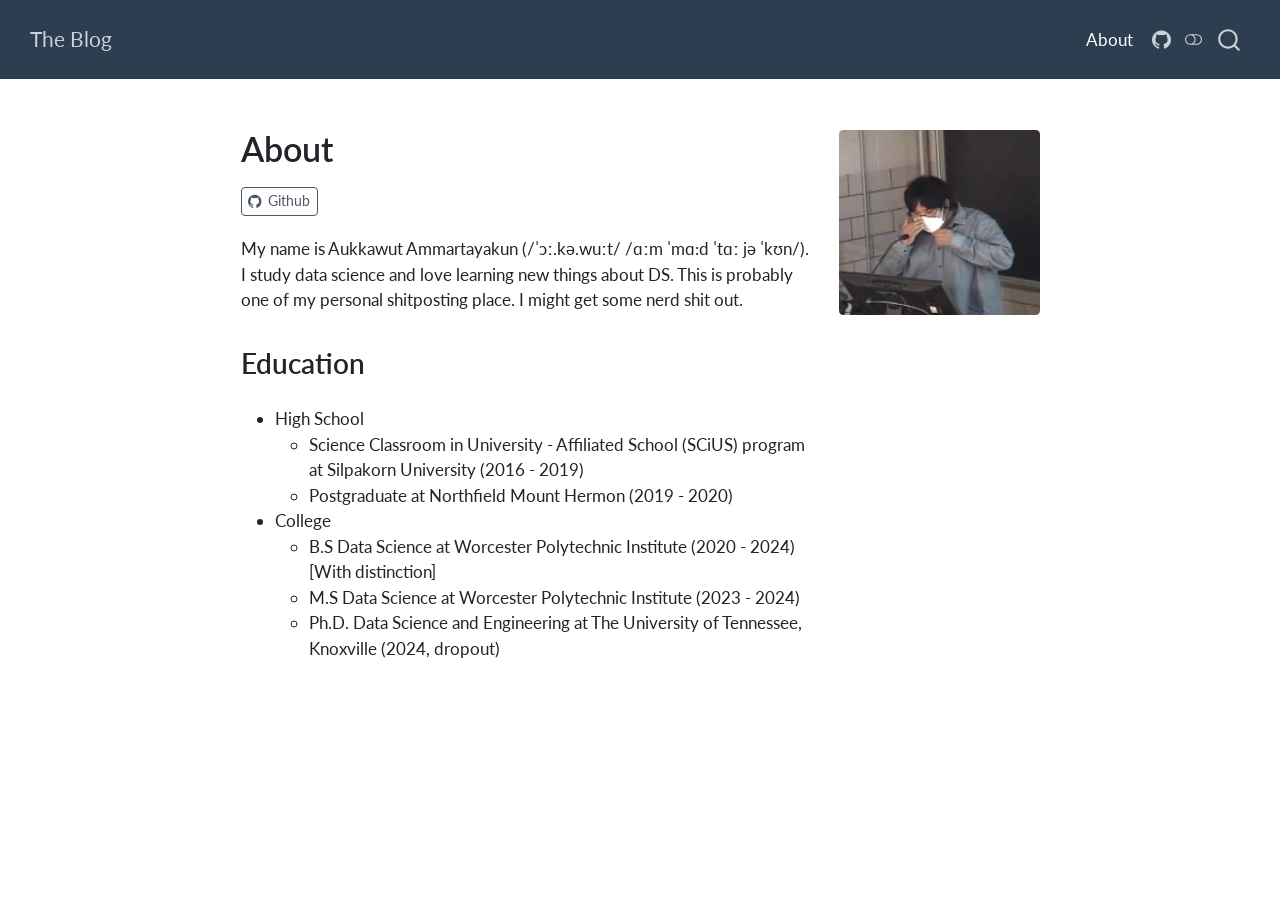
<file: about.html>
<!DOCTYPE html>
<html xmlns="http://www.w3.org/1999/xhtml" lang="en" xml:lang="en"><head>

<meta charset="utf-8">
<meta name="generator" content="quarto-1.8.27">

<meta name="viewport" content="width=device-width, initial-scale=1.0, user-scalable=yes">


<title>About – The Blog</title>
<style>
code{white-space: pre-wrap;}
span.smallcaps{font-variant: small-caps;}
div.columns{display: flex; gap: min(4vw, 1.5em);}
div.column{flex: auto; overflow-x: auto;}
div.hanging-indent{margin-left: 1.5em; text-indent: -1.5em;}
ul.task-list{list-style: none;}
ul.task-list li input[type="checkbox"] {
  width: 0.8em;
  margin: 0 0.8em 0.2em -1em; /* quarto-specific, see https://github.com/quarto-dev/quarto-cli/issues/4556 */ 
  vertical-align: middle;
}
</style>


<script src="site_libs/quarto-nav/quarto-nav.js"></script>
<script src="site_libs/quarto-nav/headroom.min.js"></script>
<script src="site_libs/clipboard/clipboard.min.js"></script>
<script src="site_libs/quarto-search/autocomplete.umd.js"></script>
<script src="site_libs/quarto-search/fuse.min.js"></script>
<script src="site_libs/quarto-search/quarto-search.js"></script>
<meta name="quarto:offset" content="./">
<script src="site_libs/quarto-html/quarto.js" type="module"></script>
<script src="site_libs/quarto-html/tabsets/tabsets.js" type="module"></script>
<script src="site_libs/quarto-html/axe/axe-check.js" type="module"></script>
<script src="site_libs/quarto-html/popper.min.js"></script>
<script src="site_libs/quarto-html/tippy.umd.min.js"></script>
<link href="site_libs/quarto-html/tippy.css" rel="stylesheet">
<link href="site_libs/quarto-html/quarto-syntax-highlighting-ed96de9b727972fe78a7b5d16c58bf87.css" rel="stylesheet" class="quarto-color-scheme" id="quarto-text-highlighting-styles">
<link href="site_libs/quarto-html/quarto-syntax-highlighting-dark-4d9afe2b8d18ee9fa5d0d57b5ed4214d.css" rel="stylesheet" class="quarto-color-scheme quarto-color-alternate" id="quarto-text-highlighting-styles">
<link href="site_libs/quarto-html/quarto-syntax-highlighting-ed96de9b727972fe78a7b5d16c58bf87.css" rel="stylesheet" class="quarto-color-scheme-extra" id="quarto-text-highlighting-styles">
<script src="site_libs/bootstrap/bootstrap.min.js"></script>
<link href="site_libs/bootstrap/bootstrap-icons.css" rel="stylesheet">
<link href="site_libs/bootstrap/bootstrap-f7458c6418ad82434a7e9bb8a3569bce.min.css" rel="stylesheet" append-hash="true" class="quarto-color-scheme" id="quarto-bootstrap" data-mode="light">
<link href="site_libs/bootstrap/bootstrap-dark-97d4593351293c1598c95bdec2eb1bbf.min.css" rel="stylesheet" append-hash="true" class="quarto-color-scheme quarto-color-alternate" id="quarto-bootstrap" data-mode="dark">
<link href="site_libs/bootstrap/bootstrap-f7458c6418ad82434a7e9bb8a3569bce.min.css" rel="stylesheet" append-hash="true" class="quarto-color-scheme-extra" id="quarto-bootstrap" data-mode="light">
<script id="quarto-search-options" type="application/json">{
  "location": "navbar",
  "copy-button": false,
  "collapse-after": 3,
  "panel-placement": "end",
  "type": "overlay",
  "limit": 50,
  "keyboard-shortcut": [
    "f",
    "/",
    "s"
  ],
  "show-item-context": false,
  "language": {
    "search-no-results-text": "No results",
    "search-matching-documents-text": "matching documents",
    "search-copy-link-title": "Copy link to search",
    "search-hide-matches-text": "Hide additional matches",
    "search-more-match-text": "more match in this document",
    "search-more-matches-text": "more matches in this document",
    "search-clear-button-title": "Clear",
    "search-text-placeholder": "",
    "search-detached-cancel-button-title": "Cancel",
    "search-submit-button-title": "Submit",
    "search-label": "Search"
  }
}</script>


<link rel="stylesheet" href="styles.css">
</head>

<body class="nav-fixed fullcontent quarto-light"><script id="quarto-html-before-body" type="application/javascript">
    const toggleBodyColorMode = (bsSheetEl) => {
      const mode = bsSheetEl.getAttribute("data-mode");
      const bodyEl = window.document.querySelector("body");
      if (mode === "dark") {
        bodyEl.classList.add("quarto-dark");
        bodyEl.classList.remove("quarto-light");
      } else {
        bodyEl.classList.add("quarto-light");
        bodyEl.classList.remove("quarto-dark");
      }
    }
    const toggleBodyColorPrimary = () => {
      const bsSheetEl = window.document.querySelector("link#quarto-bootstrap:not([rel=disabled-stylesheet])");
      if (bsSheetEl) {
        toggleBodyColorMode(bsSheetEl);
      }
    }
    const setColorSchemeToggle = (alternate) => {
      const toggles = window.document.querySelectorAll('.quarto-color-scheme-toggle');
      for (let i=0; i < toggles.length; i++) {
        const toggle = toggles[i];
        if (toggle) {
          if (alternate) {
            toggle.classList.add("alternate");
          } else {
            toggle.classList.remove("alternate");
          }
        }
      }
    };
    const toggleColorMode = (alternate) => {
      // Switch the stylesheets
      const primaryStylesheets = window.document.querySelectorAll('link.quarto-color-scheme:not(.quarto-color-alternate)');
      const alternateStylesheets = window.document.querySelectorAll('link.quarto-color-scheme.quarto-color-alternate');
      manageTransitions('#quarto-margin-sidebar .nav-link', false);
      if (alternate) {
        // note: dark is layered on light, we don't disable primary!
        enableStylesheet(alternateStylesheets);
        for (const sheetNode of alternateStylesheets) {
          if (sheetNode.id === "quarto-bootstrap") {
            toggleBodyColorMode(sheetNode);
          }
        }
      } else {
        disableStylesheet(alternateStylesheets);
        enableStylesheet(primaryStylesheets)
        toggleBodyColorPrimary();
      }
      manageTransitions('#quarto-margin-sidebar .nav-link', true);
      // Switch the toggles
      setColorSchemeToggle(alternate)
      // Hack to workaround the fact that safari doesn't
      // properly recolor the scrollbar when toggling (#1455)
      if (navigator.userAgent.indexOf('Safari') > 0 && navigator.userAgent.indexOf('Chrome') == -1) {
        manageTransitions("body", false);
        window.scrollTo(0, 1);
        setTimeout(() => {
          window.scrollTo(0, 0);
          manageTransitions("body", true);
        }, 40);
      }
    }
    const disableStylesheet = (stylesheets) => {
      for (let i=0; i < stylesheets.length; i++) {
        const stylesheet = stylesheets[i];
        stylesheet.rel = 'disabled-stylesheet';
      }
    }
    const enableStylesheet = (stylesheets) => {
      for (let i=0; i < stylesheets.length; i++) {
        const stylesheet = stylesheets[i];
        if(stylesheet.rel !== 'stylesheet') { // for Chrome, which will still FOUC without this check
          stylesheet.rel = 'stylesheet';
        }
      }
    }
    const manageTransitions = (selector, allowTransitions) => {
      const els = window.document.querySelectorAll(selector);
      for (let i=0; i < els.length; i++) {
        const el = els[i];
        if (allowTransitions) {
          el.classList.remove('notransition');
        } else {
          el.classList.add('notransition');
        }
      }
    }
    const isFileUrl = () => {
      return window.location.protocol === 'file:';
    }
    const hasAlternateSentinel = () => {
      let styleSentinel = getColorSchemeSentinel();
      if (styleSentinel !== null) {
        return styleSentinel === "alternate";
      } else {
        return false;
      }
    }
    const setStyleSentinel = (alternate) => {
      const value = alternate ? "alternate" : "default";
      if (!isFileUrl()) {
        window.localStorage.setItem("quarto-color-scheme", value);
      } else {
        localAlternateSentinel = value;
      }
    }
    const getColorSchemeSentinel = () => {
      if (!isFileUrl()) {
        const storageValue = window.localStorage.getItem("quarto-color-scheme");
        return storageValue != null ? storageValue : localAlternateSentinel;
      } else {
        return localAlternateSentinel;
      }
    }
    const toggleGiscusIfUsed = (isAlternate, darkModeDefault) => {
      const baseTheme = document.querySelector('#giscus-base-theme')?.value ?? 'light';
      const alternateTheme = document.querySelector('#giscus-alt-theme')?.value ?? 'dark';
      let newTheme = '';
      if(authorPrefersDark) {
        newTheme = isAlternate ? baseTheme : alternateTheme;
      } else {
        newTheme = isAlternate ? alternateTheme : baseTheme;
      }
      const changeGiscusTheme = () => {
        // From: https://github.com/giscus/giscus/issues/336
        const sendMessage = (message) => {
          const iframe = document.querySelector('iframe.giscus-frame');
          if (!iframe) return;
          iframe.contentWindow.postMessage({ giscus: message }, 'https://giscus.app');
        }
        sendMessage({
          setConfig: {
            theme: newTheme
          }
        });
      }
      const isGiscussLoaded = window.document.querySelector('iframe.giscus-frame') !== null;
      if (isGiscussLoaded) {
        changeGiscusTheme();
      }
    };
    const authorPrefersDark = false;
    const darkModeDefault = authorPrefersDark;
      document.querySelector('link#quarto-text-highlighting-styles.quarto-color-scheme-extra').rel = 'disabled-stylesheet';
      document.querySelector('link#quarto-bootstrap.quarto-color-scheme-extra').rel = 'disabled-stylesheet';
    let localAlternateSentinel = darkModeDefault ? 'alternate' : 'default';
    // Dark / light mode switch
    window.quartoToggleColorScheme = () => {
      // Read the current dark / light value
      let toAlternate = !hasAlternateSentinel();
      toggleColorMode(toAlternate);
      setStyleSentinel(toAlternate);
      toggleGiscusIfUsed(toAlternate, darkModeDefault);
      window.dispatchEvent(new Event('resize'));
    };
    // Switch to dark mode if need be
    if (hasAlternateSentinel()) {
      toggleColorMode(true);
    } else {
      toggleColorMode(false);
    }
  </script>

<div id="quarto-search-results"></div>
  <header id="quarto-header" class="headroom fixed-top">
    <nav class="navbar navbar-expand-lg " data-bs-theme="dark">
      <div class="navbar-container container-fluid">
      <div class="navbar-brand-container mx-auto">
    <a class="navbar-brand" href="./index.html">
    <span class="navbar-title">The Blog</span>
    </a>
  </div>
            <div id="quarto-search" class="" title="Search"></div>
          <button class="navbar-toggler" type="button" data-bs-toggle="collapse" data-bs-target="#navbarCollapse" aria-controls="navbarCollapse" role="menu" aria-expanded="false" aria-label="Toggle navigation" onclick="if (window.quartoToggleHeadroom) { window.quartoToggleHeadroom(); }">
  <span class="navbar-toggler-icon"></span>
</button>
          <div class="collapse navbar-collapse" id="navbarCollapse">
            <ul class="navbar-nav navbar-nav-scroll ms-auto">
  <li class="nav-item">
    <a class="nav-link active" href="./about.html" aria-current="page"> 
<span class="menu-text">About</span></a>
  </li>  
  <li class="nav-item compact">
    <a class="nav-link" href="https://github.com/aukkawut"> <i class="bi bi-github" role="img">
</i> 
<span class="menu-text"></span></a>
  </li>  
</ul>
          </div> <!-- /navcollapse -->
            <div class="quarto-navbar-tools">
  <a href="" class="quarto-color-scheme-toggle quarto-navigation-tool  px-1" onclick="window.quartoToggleColorScheme(); return false;" title="Toggle dark mode"><i class="bi"></i></a>
</div>
      </div> <!-- /container-fluid -->
    </nav>
</header>
<!-- content -->
<div id="quarto-content" class="quarto-container page-columns page-rows-contents page-layout-article page-navbar">
<!-- sidebar -->
<!-- margin-sidebar -->
    
<!-- main -->
<div class="quarto-about-solana column-body">
  <div class="about-entity">
    <div class="entity-contents">
      <header id="title-block-header" class="quarto-title-block default">
<div class="quarto-title">
<h1 class="title">About</h1>
</div>
<div class="quarto-title-meta">
  </div>
</header> <div class="about-links">
  <a href="https://github.com/aukkawut" class="about-link" rel="" target="">
    <i class="bi bi-github"></i>
     <span class="about-link-text">Github</span>
  </a>
</div>
      <div class="about-contents"><main class="content" id="quarto-document-content">

<div id="hero-heading">
<p>My name is Aukkawut Ammartayakun (/ˈɔː.kə.wuːt/ /ɑːm ˈmɑ:d ˈtɑː jə ˈkʊn/). I study data science and love learning new things about DS. This is probably one of my personal shitposting place. I might get some nerd shit out.</p>
<section id="education" class="level2">
<h2 data-anchor-id="education">Education</h2>
<ul>
<li>High School
<ul>
<li>Science Classroom in University - Affiliated School (SCiUS) program at Silpakorn University (2016 - 2019)</li>
<li>Postgraduate at Northfield Mount Hermon (2019 - 2020)</li>
</ul></li>
<li>College
<ul>
<li>B.S Data Science at Worcester Polytechnic Institute (2020 - 2024) [With distinction]</li>
<li>M.S Data Science at Worcester Polytechnic Institute (2023 - 2024)</li>
<li>Ph.D.&nbsp;Data Science and Engineering at The University of Tennessee, Knoxville (2024, dropout)</li>
</ul></li>
</ul>
</section>
</div>


</main></div>
    </div>
    <img src="Logo.png" class="about-image
  rounded " style="width: 15em;">
  </div>
</div>
 <!-- /main -->
<script id="quarto-html-after-body" type="application/javascript">
  window.document.addEventListener("DOMContentLoaded", function (event) {
    // Ensure there is a toggle, if there isn't float one in the top right
    if (window.document.querySelector('.quarto-color-scheme-toggle') === null) {
      const a = window.document.createElement('a');
      a.classList.add('top-right');
      a.classList.add('quarto-color-scheme-toggle');
      a.href = "";
      a.onclick = function() { try { window.quartoToggleColorScheme(); } catch {} return false; };
      const i = window.document.createElement("i");
      i.classList.add('bi');
      a.appendChild(i);
      window.document.body.appendChild(a);
    }
    setColorSchemeToggle(hasAlternateSentinel())
    const isCodeAnnotation = (el) => {
      for (const clz of el.classList) {
        if (clz.startsWith('code-annotation-')) {                     
          return true;
        }
      }
      return false;
    }
    const onCopySuccess = function(e) {
      // button target
      const button = e.trigger;
      // don't keep focus
      button.blur();
      // flash "checked"
      button.classList.add('code-copy-button-checked');
      var currentTitle = button.getAttribute("title");
      button.setAttribute("title", "Copied!");
      let tooltip;
      if (window.bootstrap) {
        button.setAttribute("data-bs-toggle", "tooltip");
        button.setAttribute("data-bs-placement", "left");
        button.setAttribute("data-bs-title", "Copied!");
        tooltip = new bootstrap.Tooltip(button, 
          { trigger: "manual", 
            customClass: "code-copy-button-tooltip",
            offset: [0, -8]});
        tooltip.show();    
      }
      setTimeout(function() {
        if (tooltip) {
          tooltip.hide();
          button.removeAttribute("data-bs-title");
          button.removeAttribute("data-bs-toggle");
          button.removeAttribute("data-bs-placement");
        }
        button.setAttribute("title", currentTitle);
        button.classList.remove('code-copy-button-checked');
      }, 1000);
      // clear code selection
      e.clearSelection();
    }
    const getTextToCopy = function(trigger) {
      const outerScaffold = trigger.parentElement.cloneNode(true);
      const codeEl = outerScaffold.querySelector('code');
      for (const childEl of codeEl.children) {
        if (isCodeAnnotation(childEl)) {
          childEl.remove();
        }
      }
      return codeEl.innerText;
    }
    const clipboard = new window.ClipboardJS('.code-copy-button:not([data-in-quarto-modal])', {
      text: getTextToCopy
    });
    clipboard.on('success', onCopySuccess);
    if (window.document.getElementById('quarto-embedded-source-code-modal')) {
      const clipboardModal = new window.ClipboardJS('.code-copy-button[data-in-quarto-modal]', {
        text: getTextToCopy,
        container: window.document.getElementById('quarto-embedded-source-code-modal')
      });
      clipboardModal.on('success', onCopySuccess);
    }
      var localhostRegex = new RegExp(/^(?:http|https):\/\/localhost\:?[0-9]*\//);
      var mailtoRegex = new RegExp(/^mailto:/);
        var filterRegex = new RegExp("https:\/\/aukkawut\.github\.io\/blogs");
      var isInternal = (href) => {
          return filterRegex.test(href) || localhostRegex.test(href) || mailtoRegex.test(href);
      }
      // Inspect non-navigation links and adorn them if external
     var links = window.document.querySelectorAll('a[href]:not(.nav-link):not(.navbar-brand):not(.toc-action):not(.sidebar-link):not(.sidebar-item-toggle):not(.pagination-link):not(.no-external):not([aria-hidden]):not(.dropdown-item):not(.quarto-navigation-tool):not(.about-link)');
      for (var i=0; i<links.length; i++) {
        const link = links[i];
        if (!isInternal(link.href)) {
          // undo the damage that might have been done by quarto-nav.js in the case of
          // links that we want to consider external
          if (link.dataset.originalHref !== undefined) {
            link.href = link.dataset.originalHref;
          }
        }
      }
    function tippyHover(el, contentFn, onTriggerFn, onUntriggerFn) {
      const config = {
        allowHTML: true,
        maxWidth: 500,
        delay: 100,
        arrow: false,
        appendTo: function(el) {
            return el.parentElement;
        },
        interactive: true,
        interactiveBorder: 10,
        theme: 'quarto',
        placement: 'bottom-start',
      };
      if (contentFn) {
        config.content = contentFn;
      }
      if (onTriggerFn) {
        config.onTrigger = onTriggerFn;
      }
      if (onUntriggerFn) {
        config.onUntrigger = onUntriggerFn;
      }
      window.tippy(el, config); 
    }
    const noterefs = window.document.querySelectorAll('a[role="doc-noteref"]');
    for (var i=0; i<noterefs.length; i++) {
      const ref = noterefs[i];
      tippyHover(ref, function() {
        // use id or data attribute instead here
        let href = ref.getAttribute('data-footnote-href') || ref.getAttribute('href');
        try { href = new URL(href).hash; } catch {}
        const id = href.replace(/^#\/?/, "");
        const note = window.document.getElementById(id);
        if (note) {
          return note.innerHTML;
        } else {
          return "";
        }
      });
    }
    const xrefs = window.document.querySelectorAll('a.quarto-xref');
    const processXRef = (id, note) => {
      // Strip column container classes
      const stripColumnClz = (el) => {
        el.classList.remove("page-full", "page-columns");
        if (el.children) {
          for (const child of el.children) {
            stripColumnClz(child);
          }
        }
      }
      stripColumnClz(note)
      if (id === null || id.startsWith('sec-')) {
        // Special case sections, only their first couple elements
        const container = document.createElement("div");
        if (note.children && note.children.length > 2) {
          container.appendChild(note.children[0].cloneNode(true));
          for (let i = 1; i < note.children.length; i++) {
            const child = note.children[i];
            if (child.tagName === "P" && child.innerText === "") {
              continue;
            } else {
              container.appendChild(child.cloneNode(true));
              break;
            }
          }
          if (window.Quarto?.typesetMath) {
            window.Quarto.typesetMath(container);
          }
          return container.innerHTML
        } else {
          if (window.Quarto?.typesetMath) {
            window.Quarto.typesetMath(note);
          }
          return note.innerHTML;
        }
      } else {
        // Remove any anchor links if they are present
        const anchorLink = note.querySelector('a.anchorjs-link');
        if (anchorLink) {
          anchorLink.remove();
        }
        if (window.Quarto?.typesetMath) {
          window.Quarto.typesetMath(note);
        }
        if (note.classList.contains("callout")) {
          return note.outerHTML;
        } else {
          return note.innerHTML;
        }
      }
    }
    for (var i=0; i<xrefs.length; i++) {
      const xref = xrefs[i];
      tippyHover(xref, undefined, function(instance) {
        instance.disable();
        let url = xref.getAttribute('href');
        let hash = undefined; 
        if (url.startsWith('#')) {
          hash = url;
        } else {
          try { hash = new URL(url).hash; } catch {}
        }
        if (hash) {
          const id = hash.replace(/^#\/?/, "");
          const note = window.document.getElementById(id);
          if (note !== null) {
            try {
              const html = processXRef(id, note.cloneNode(true));
              instance.setContent(html);
            } finally {
              instance.enable();
              instance.show();
            }
          } else {
            // See if we can fetch this
            fetch(url.split('#')[0])
            .then(res => res.text())
            .then(html => {
              const parser = new DOMParser();
              const htmlDoc = parser.parseFromString(html, "text/html");
              const note = htmlDoc.getElementById(id);
              if (note !== null) {
                const html = processXRef(id, note);
                instance.setContent(html);
              } 
            }).finally(() => {
              instance.enable();
              instance.show();
            });
          }
        } else {
          // See if we can fetch a full url (with no hash to target)
          // This is a special case and we should probably do some content thinning / targeting
          fetch(url)
          .then(res => res.text())
          .then(html => {
            const parser = new DOMParser();
            const htmlDoc = parser.parseFromString(html, "text/html");
            const note = htmlDoc.querySelector('main.content');
            if (note !== null) {
              // This should only happen for chapter cross references
              // (since there is no id in the URL)
              // remove the first header
              if (note.children.length > 0 && note.children[0].tagName === "HEADER") {
                note.children[0].remove();
              }
              const html = processXRef(null, note);
              instance.setContent(html);
            } 
          }).finally(() => {
            instance.enable();
            instance.show();
          });
        }
      }, function(instance) {
      });
    }
        let selectedAnnoteEl;
        const selectorForAnnotation = ( cell, annotation) => {
          let cellAttr = 'data-code-cell="' + cell + '"';
          let lineAttr = 'data-code-annotation="' +  annotation + '"';
          const selector = 'span[' + cellAttr + '][' + lineAttr + ']';
          return selector;
        }
        const selectCodeLines = (annoteEl) => {
          const doc = window.document;
          const targetCell = annoteEl.getAttribute("data-target-cell");
          const targetAnnotation = annoteEl.getAttribute("data-target-annotation");
          const annoteSpan = window.document.querySelector(selectorForAnnotation(targetCell, targetAnnotation));
          const lines = annoteSpan.getAttribute("data-code-lines").split(",");
          const lineIds = lines.map((line) => {
            return targetCell + "-" + line;
          })
          let top = null;
          let height = null;
          let parent = null;
          if (lineIds.length > 0) {
              //compute the position of the single el (top and bottom and make a div)
              const el = window.document.getElementById(lineIds[0]);
              top = el.offsetTop;
              height = el.offsetHeight;
              parent = el.parentElement.parentElement;
            if (lineIds.length > 1) {
              const lastEl = window.document.getElementById(lineIds[lineIds.length - 1]);
              const bottom = lastEl.offsetTop + lastEl.offsetHeight;
              height = bottom - top;
            }
            if (top !== null && height !== null && parent !== null) {
              // cook up a div (if necessary) and position it 
              let div = window.document.getElementById("code-annotation-line-highlight");
              if (div === null) {
                div = window.document.createElement("div");
                div.setAttribute("id", "code-annotation-line-highlight");
                div.style.position = 'absolute';
                parent.appendChild(div);
              }
              div.style.top = top - 2 + "px";
              div.style.height = height + 4 + "px";
              div.style.left = 0;
              let gutterDiv = window.document.getElementById("code-annotation-line-highlight-gutter");
              if (gutterDiv === null) {
                gutterDiv = window.document.createElement("div");
                gutterDiv.setAttribute("id", "code-annotation-line-highlight-gutter");
                gutterDiv.style.position = 'absolute';
                const codeCell = window.document.getElementById(targetCell);
                const gutter = codeCell.querySelector('.code-annotation-gutter');
                gutter.appendChild(gutterDiv);
              }
              gutterDiv.style.top = top - 2 + "px";
              gutterDiv.style.height = height + 4 + "px";
            }
            selectedAnnoteEl = annoteEl;
          }
        };
        const unselectCodeLines = () => {
          const elementsIds = ["code-annotation-line-highlight", "code-annotation-line-highlight-gutter"];
          elementsIds.forEach((elId) => {
            const div = window.document.getElementById(elId);
            if (div) {
              div.remove();
            }
          });
          selectedAnnoteEl = undefined;
        };
          // Handle positioning of the toggle
      window.addEventListener(
        "resize",
        throttle(() => {
          elRect = undefined;
          if (selectedAnnoteEl) {
            selectCodeLines(selectedAnnoteEl);
          }
        }, 10)
      );
      function throttle(fn, ms) {
      let throttle = false;
      let timer;
        return (...args) => {
          if(!throttle) { // first call gets through
              fn.apply(this, args);
              throttle = true;
          } else { // all the others get throttled
              if(timer) clearTimeout(timer); // cancel #2
              timer = setTimeout(() => {
                fn.apply(this, args);
                timer = throttle = false;
              }, ms);
          }
        };
      }
        // Attach click handler to the DT
        const annoteDls = window.document.querySelectorAll('dt[data-target-cell]');
        for (const annoteDlNode of annoteDls) {
          annoteDlNode.addEventListener('click', (event) => {
            const clickedEl = event.target;
            if (clickedEl !== selectedAnnoteEl) {
              unselectCodeLines();
              const activeEl = window.document.querySelector('dt[data-target-cell].code-annotation-active');
              if (activeEl) {
                activeEl.classList.remove('code-annotation-active');
              }
              selectCodeLines(clickedEl);
              clickedEl.classList.add('code-annotation-active');
            } else {
              // Unselect the line
              unselectCodeLines();
              clickedEl.classList.remove('code-annotation-active');
            }
          });
        }
    const findCites = (el) => {
      const parentEl = el.parentElement;
      if (parentEl) {
        const cites = parentEl.dataset.cites;
        if (cites) {
          return {
            el,
            cites: cites.split(' ')
          };
        } else {
          return findCites(el.parentElement)
        }
      } else {
        return undefined;
      }
    };
    var bibliorefs = window.document.querySelectorAll('a[role="doc-biblioref"]');
    for (var i=0; i<bibliorefs.length; i++) {
      const ref = bibliorefs[i];
      const citeInfo = findCites(ref);
      if (citeInfo) {
        tippyHover(citeInfo.el, function() {
          var popup = window.document.createElement('div');
          citeInfo.cites.forEach(function(cite) {
            var citeDiv = window.document.createElement('div');
            citeDiv.classList.add('hanging-indent');
            citeDiv.classList.add('csl-entry');
            var biblioDiv = window.document.getElementById('ref-' + cite);
            if (biblioDiv) {
              citeDiv.innerHTML = biblioDiv.innerHTML;
            }
            popup.appendChild(citeDiv);
          });
          return popup.innerHTML;
        });
      }
    }
  });
  </script>
</div> <!-- /content -->




</body></html>
</file>
<file: site_libs/quarto-html/tippy.css>
.tippy-box[data-animation=fade][data-state=hidden]{opacity:0}[data-tippy-root]{max-width:calc(100vw - 10px)}.tippy-box{position:relative;background-color:#333;color:#fff;border-radius:4px;font-size:14px;line-height:1.4;white-space:normal;outline:0;transition-property:transform,visibility,opacity}.tippy-box[data-placement^=top]>.tippy-arrow{bottom:0}.tippy-box[data-placement^=top]>.tippy-arrow:before{bottom:-7px;left:0;border-width:8px 8px 0;border-top-color:initial;transform-origin:center top}.tippy-box[data-placement^=bottom]>.tippy-arrow{top:0}.tippy-box[data-placement^=bottom]>.tippy-arrow:before{top:-7px;left:0;border-width:0 8px 8px;border-bottom-color:initial;transform-origin:center bottom}.tippy-box[data-placement^=left]>.tippy-arrow{right:0}.tippy-box[data-placement^=left]>.tippy-arrow:before{border-width:8px 0 8px 8px;border-left-color:initial;right:-7px;transform-origin:center left}.tippy-box[data-placement^=right]>.tippy-arrow{left:0}.tippy-box[data-placement^=right]>.tippy-arrow:before{left:-7px;border-width:8px 8px 8px 0;border-right-color:initial;transform-origin:center right}.tippy-box[data-inertia][data-state=visible]{transition-timing-function:cubic-bezier(.54,1.5,.38,1.11)}.tippy-arrow{width:16px;height:16px;color:#333}.tippy-arrow:before{content:"";position:absolute;border-color:transparent;border-style:solid}.tippy-content{position:relative;padding:5px 9px;z-index:1}
</file>
<file: site_libs/quarto-html/quarto-syntax-highlighting-ed96de9b727972fe78a7b5d16c58bf87.css>
/* quarto syntax highlight colors */
:root {
  --quarto-hl-ot-color: #003B4F;
  --quarto-hl-at-color: #657422;
  --quarto-hl-ss-color: #20794D;
  --quarto-hl-an-color: #5E5E5E;
  --quarto-hl-fu-color: #4758AB;
  --quarto-hl-st-color: #20794D;
  --quarto-hl-cf-color: #003B4F;
  --quarto-hl-op-color: #5E5E5E;
  --quarto-hl-er-color: #AD0000;
  --quarto-hl-bn-color: #AD0000;
  --quarto-hl-al-color: #AD0000;
  --quarto-hl-va-color: #111111;
  --quarto-hl-bu-color: inherit;
  --quarto-hl-ex-color: inherit;
  --quarto-hl-pp-color: #AD0000;
  --quarto-hl-in-color: #5E5E5E;
  --quarto-hl-vs-color: #20794D;
  --quarto-hl-wa-color: #5E5E5E;
  --quarto-hl-do-color: #5E5E5E;
  --quarto-hl-im-color: #00769E;
  --quarto-hl-ch-color: #20794D;
  --quarto-hl-dt-color: #AD0000;
  --quarto-hl-fl-color: #AD0000;
  --quarto-hl-co-color: #5E5E5E;
  --quarto-hl-cv-color: #5E5E5E;
  --quarto-hl-cn-color: #8f5902;
  --quarto-hl-sc-color: #5E5E5E;
  --quarto-hl-dv-color: #AD0000;
  --quarto-hl-kw-color: #003B4F;
}

/* other quarto variables */
:root {
  --quarto-font-monospace: SFMono-Regular, Menlo, Monaco, Consolas, "Liberation Mono", "Courier New", monospace;
}

/* syntax highlight based on Pandoc's rules */
pre > code.sourceCode > span {
  color: #003B4F;
}

code.sourceCode > span {
  color: #003B4F;
}

div.sourceCode,
div.sourceCode pre.sourceCode {
  color: #003B4F;
}

/* Normal */
code span {
  color: #003B4F;
}

/* Alert */
code span.al {
  color: #AD0000;
  font-style: inherit;
}

/* Annotation */
code span.an {
  color: #5E5E5E;
  font-style: inherit;
}

/* Attribute */
code span.at {
  color: #657422;
  font-style: inherit;
}

/* BaseN */
code span.bn {
  color: #AD0000;
  font-style: inherit;
}

/* BuiltIn */
code span.bu {
  font-style: inherit;
}

/* ControlFlow */
code span.cf {
  color: #003B4F;
  font-weight: bold;
  font-style: inherit;
}

/* Char */
code span.ch {
  color: #20794D;
  font-style: inherit;
}

/* Constant */
code span.cn {
  color: #8f5902;
  font-style: inherit;
}

/* Comment */
code span.co {
  color: #5E5E5E;
  font-style: inherit;
}

/* CommentVar */
code span.cv {
  color: #5E5E5E;
  font-style: italic;
}

/* Documentation */
code span.do {
  color: #5E5E5E;
  font-style: italic;
}

/* DataType */
code span.dt {
  color: #AD0000;
  font-style: inherit;
}

/* DecVal */
code span.dv {
  color: #AD0000;
  font-style: inherit;
}

/* Error */
code span.er {
  color: #AD0000;
  font-style: inherit;
}

/* Extension */
code span.ex {
  font-style: inherit;
}

/* Float */
code span.fl {
  color: #AD0000;
  font-style: inherit;
}

/* Function */
code span.fu {
  color: #4758AB;
  font-style: inherit;
}

/* Import */
code span.im {
  color: #00769E;
  font-style: inherit;
}

/* Information */
code span.in {
  color: #5E5E5E;
  font-style: inherit;
}

/* Keyword */
code span.kw {
  color: #003B4F;
  font-weight: bold;
  font-style: inherit;
}

/* Operator */
code span.op {
  color: #5E5E5E;
  font-style: inherit;
}

/* Other */
code span.ot {
  color: #003B4F;
  font-style: inherit;
}

/* Preprocessor */
code span.pp {
  color: #AD0000;
  font-style: inherit;
}

/* SpecialChar */
code span.sc {
  color: #5E5E5E;
  font-style: inherit;
}

/* SpecialString */
code span.ss {
  color: #20794D;
  font-style: inherit;
}

/* String */
code span.st {
  color: #20794D;
  font-style: inherit;
}

/* Variable */
code span.va {
  color: #111111;
  font-style: inherit;
}

/* VerbatimString */
code span.vs {
  color: #20794D;
  font-style: inherit;
}

/* Warning */
code span.wa {
  color: #5E5E5E;
  font-style: italic;
}

.prevent-inlining {
  content: "</";
}

/*# sourceMappingURL=0920dd6d7437995b8cdf7429764427b1.css.map */
</file>
<file: site_libs/quarto-html/quarto-syntax-highlighting-dark-4d9afe2b8d18ee9fa5d0d57b5ed4214d.css>
/* quarto syntax highlight colors */
:root {
  --quarto-hl-al-color: #f07178;
  --quarto-hl-an-color: #d4d0ab;
  --quarto-hl-at-color: #00e0e0;
  --quarto-hl-bn-color: #d4d0ab;
  --quarto-hl-bu-color: #abe338;
  --quarto-hl-ch-color: #abe338;
  --quarto-hl-co-color: #f8f8f2;
  --quarto-hl-cv-color: #ffd700;
  --quarto-hl-cn-color: #ffd700;
  --quarto-hl-cf-color: #ffa07a;
  --quarto-hl-dt-color: #ffa07a;
  --quarto-hl-dv-color: #d4d0ab;
  --quarto-hl-do-color: #f8f8f2;
  --quarto-hl-er-color: #f07178;
  --quarto-hl-ex-color: #00e0e0;
  --quarto-hl-fl-color: #d4d0ab;
  --quarto-hl-fu-color: #ffa07a;
  --quarto-hl-im-color: #abe338;
  --quarto-hl-in-color: #d4d0ab;
  --quarto-hl-kw-color: #ffa07a;
  --quarto-hl-op-color: #ffa07a;
  --quarto-hl-ot-color: #00e0e0;
  --quarto-hl-pp-color: #dcc6e0;
  --quarto-hl-re-color: #00e0e0;
  --quarto-hl-sc-color: #abe338;
  --quarto-hl-ss-color: #abe338;
  --quarto-hl-st-color: #abe338;
  --quarto-hl-va-color: #00e0e0;
  --quarto-hl-vs-color: #abe338;
  --quarto-hl-wa-color: #dcc6e0;
}

/* other quarto variables */
:root {
  --quarto-font-monospace: SFMono-Regular, Menlo, Monaco, Consolas, "Liberation Mono", "Courier New", monospace;
}

/* syntax highlight based on Pandoc's rules */
pre > code.sourceCode > span {
  color: #f8f8f2;
}

code.sourceCode > span {
  color: #f8f8f2;
}

div.sourceCode,
div.sourceCode pre.sourceCode {
  color: #f8f8f2;
}

/* Normal */
code span {
  color: #f8f8f2;
}

/* Alert */
code span.al {
  color: #f07178;
}

/* Annotation */
code span.an {
  color: #d4d0ab;
}

/* Attribute */
code span.at {
  color: #00e0e0;
}

/* BaseN */
code span.bn {
  color: #d4d0ab;
}

/* BuiltIn */
code span.bu {
  color: #abe338;
}

/* ControlFlow */
code span.cf {
  font-weight: bold;
  color: #ffa07a;
}

/* Char */
code span.ch {
  color: #abe338;
}

/* Constant */
code span.cn {
  color: #ffd700;
}

/* Comment */
code span.co {
  font-style: italic;
  color: #f8f8f2;
}

/* CommentVar */
code span.cv {
  color: #ffd700;
}

/* Documentation */
code span.do {
  color: #f8f8f2;
}

/* DataType */
code span.dt {
  color: #ffa07a;
}

/* DecVal */
code span.dv {
  color: #d4d0ab;
}

/* Error */
code span.er {
  color: #f07178;
  text-decoration: underline;
}

/* Extension */
code span.ex {
  font-weight: bold;
  color: #00e0e0;
}

/* Float */
code span.fl {
  color: #d4d0ab;
}

/* Function */
code span.fu {
  color: #ffa07a;
}

/* Import */
code span.im {
  color: #abe338;
}

/* Information */
code span.in {
  color: #d4d0ab;
}

/* Keyword */
code span.kw {
  font-weight: bold;
  color: #ffa07a;
}

/* Operator */
code span.op {
  color: #ffa07a;
}

/* Other */
code span.ot {
  color: #00e0e0;
}

/* Preprocessor */
code span.pp {
  color: #dcc6e0;
}

/* RegionMarker */
code span.re {
  background-color: #f8f8f2;
  color: #00e0e0;
}

/* SpecialChar */
code span.sc {
  color: #abe338;
}

/* SpecialString */
code span.ss {
  color: #abe338;
}

/* String */
code span.st {
  color: #abe338;
}

/* Variable */
code span.va {
  color: #00e0e0;
}

/* VerbatimString */
code span.vs {
  color: #abe338;
}

/* Warning */
code span.wa {
  color: #dcc6e0;
}

.prevent-inlining {
  content: "</";
}

/*# sourceMappingURL=86edf53ecdff796acf02dbceed379426.css.map */
</file>
<file: styles.css>
/* css styles */
</file>
